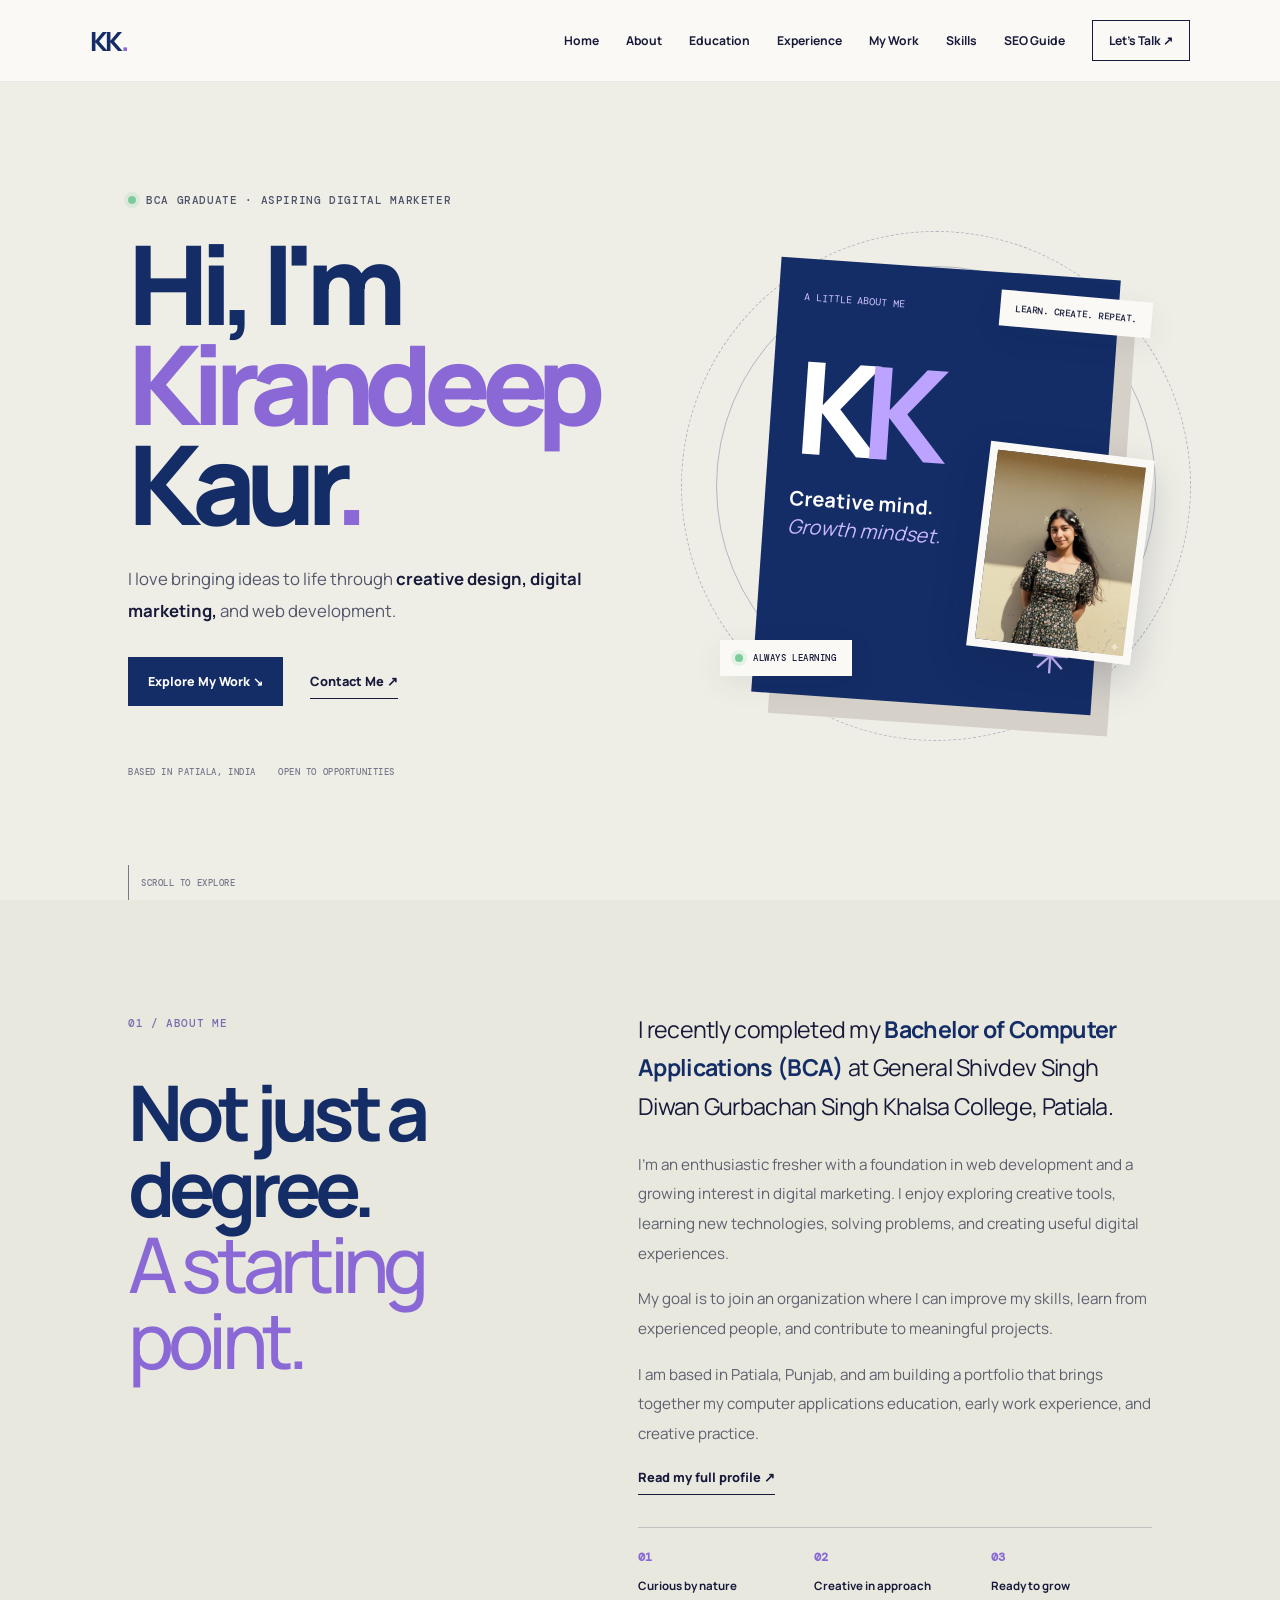
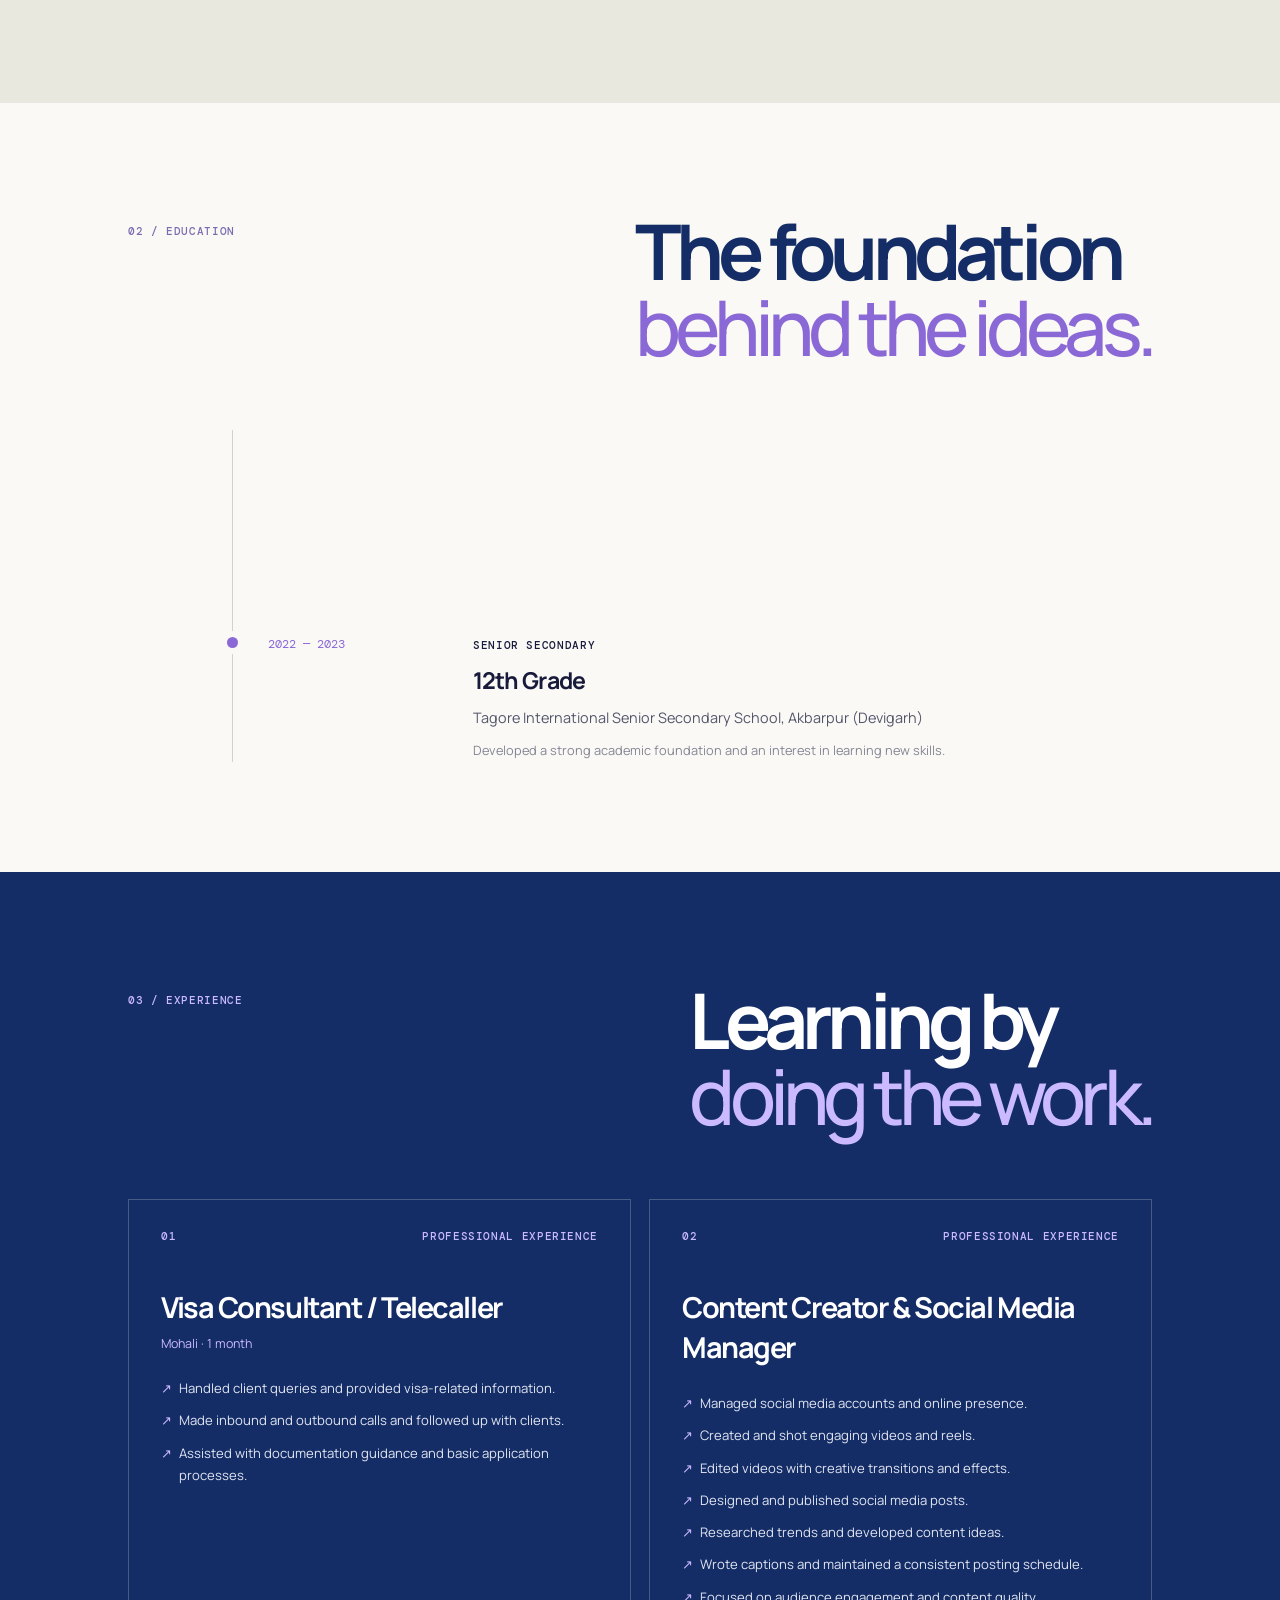
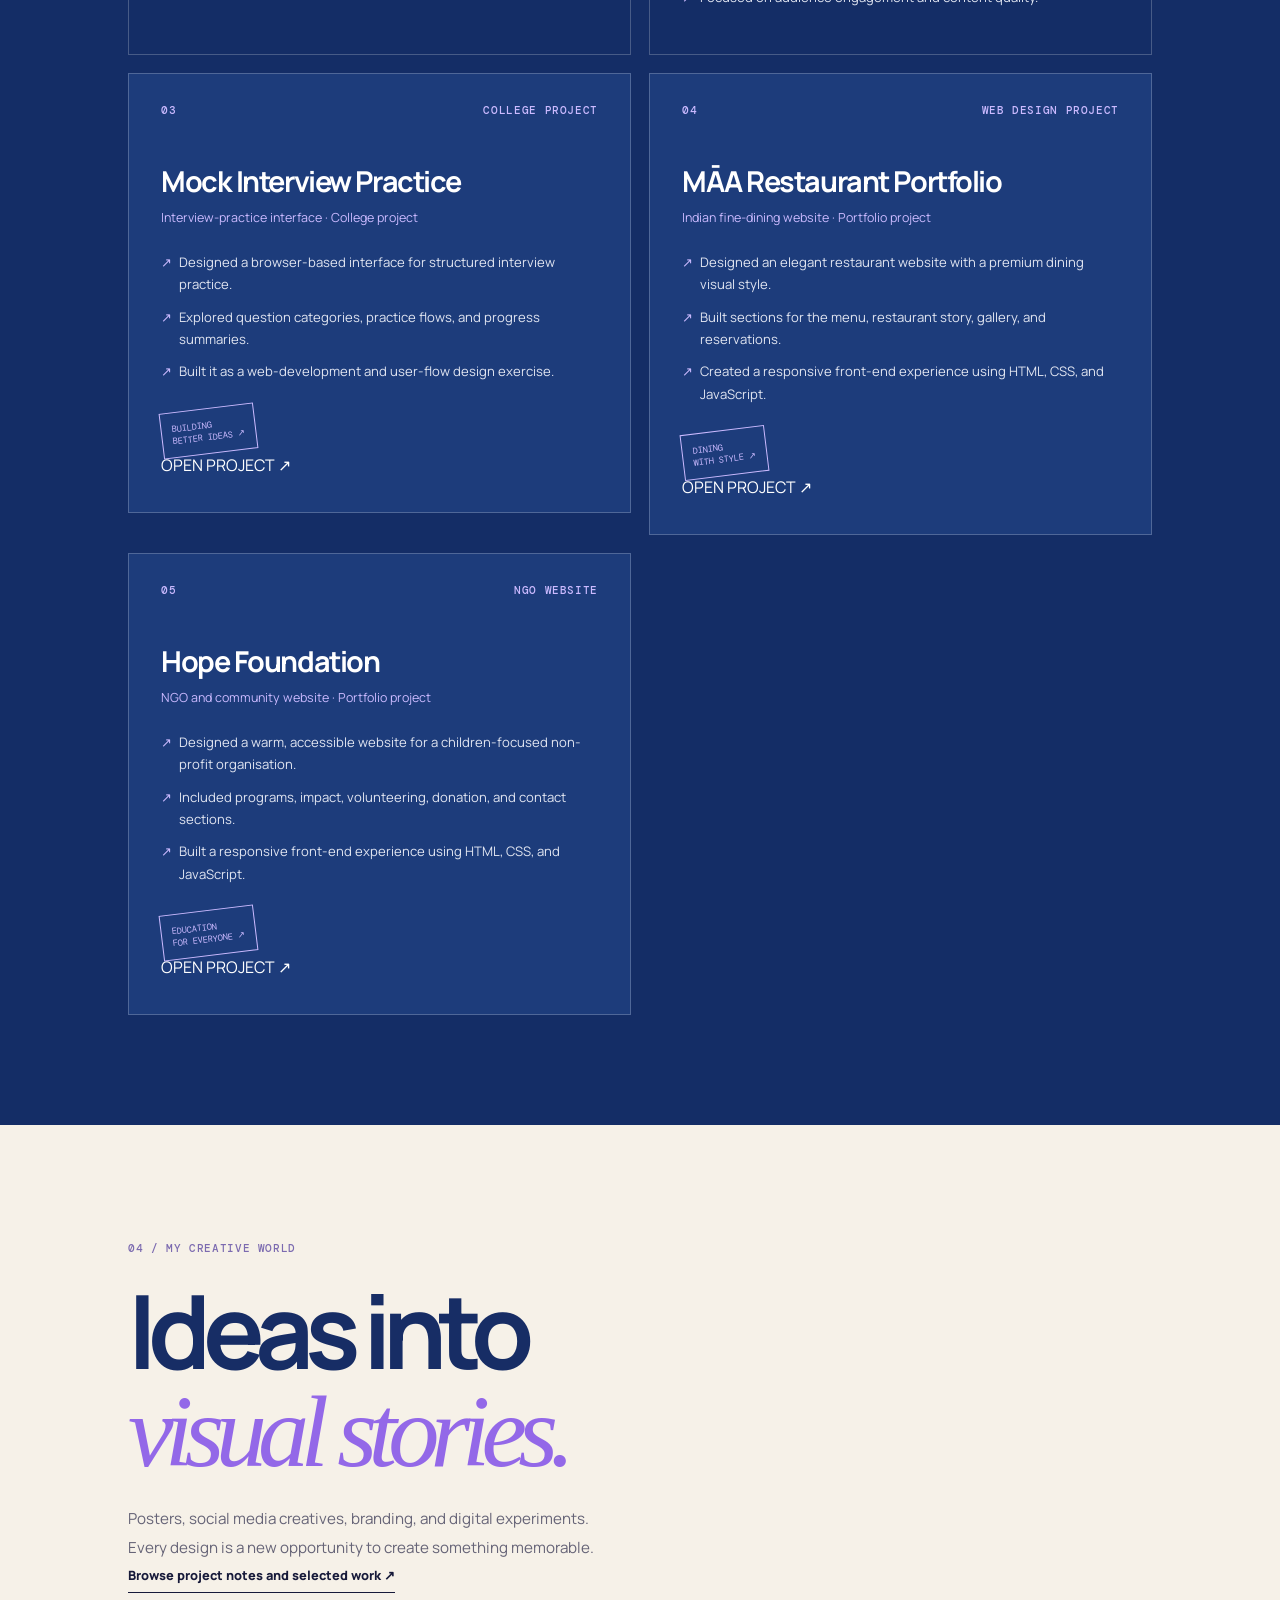
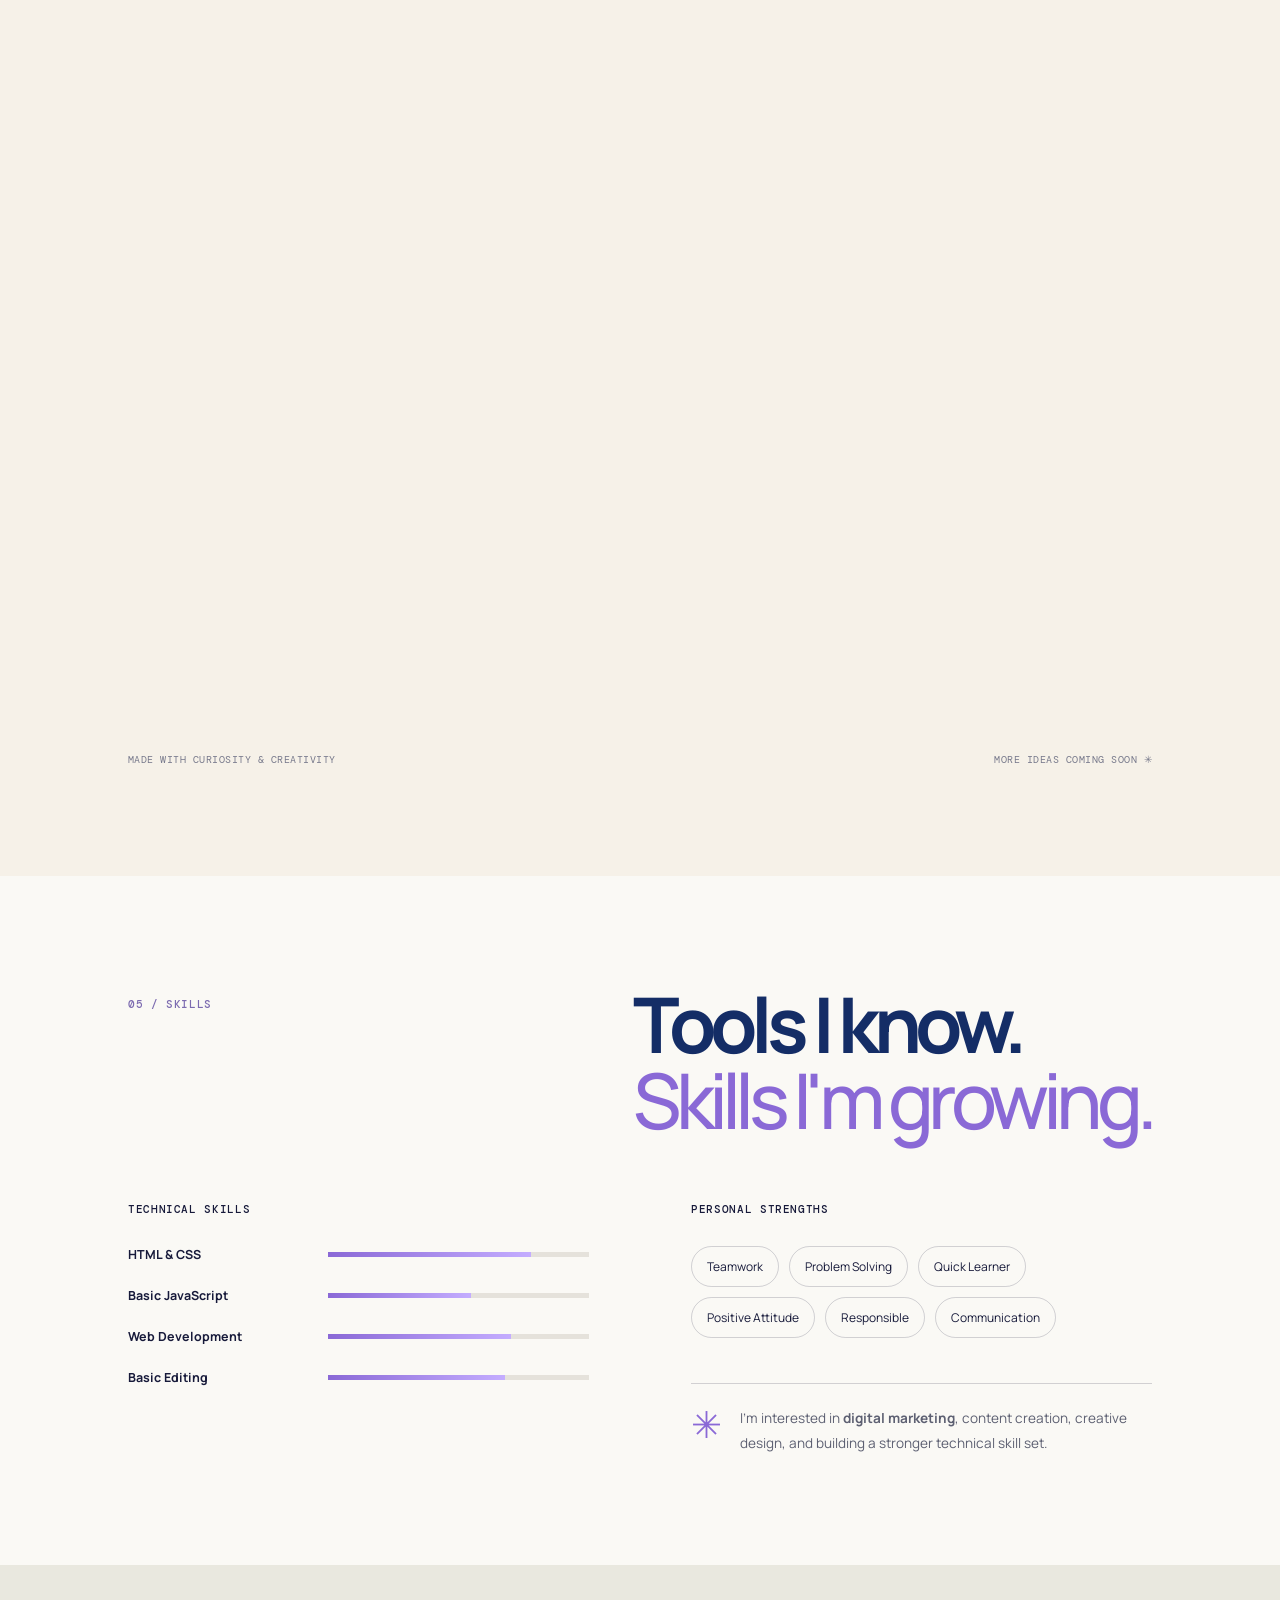
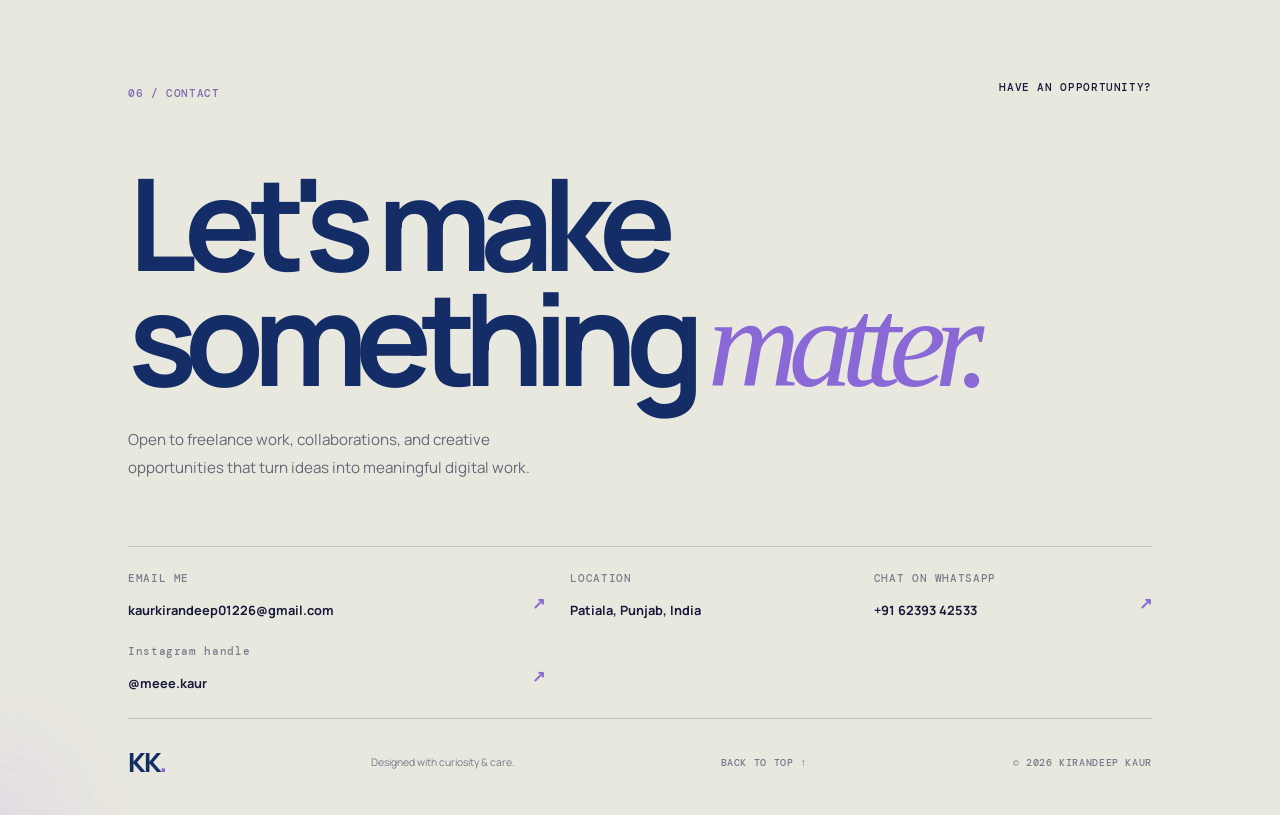
<file: index.html>
<!DOCTYPE html>
<html lang="en">
<head>
    <meta charset="UTF-8">
    <meta name="viewport" content="width=device-width, initial-scale=1.0">

    <title>Kirandeep Kaur | Creative Portfolio</title>
    <meta name="description" content="Kirandeep Kaur's portfolio showcasing web development, poster design, digital marketing interests and creative projects.">
    <link rel="canonical" href="/">
    <meta property="og:type" content="website">
    <meta property="og:title" content="Kirandeep Kaur | Creative Portfolio">
    <meta property="og:description" content="Explore Kirandeep Kaur's web development, poster design, digital marketing interests and creative projects.">
    <meta name="twitter:card" content="summary">

    <link rel="preconnect" href="https://fonts.googleapis.com">
    <link rel="preconnect" href="https://fonts.gstatic.com" crossorigin>

    <link href="https://fonts.googleapis.com/css2?family=DM+Mono:wght@400;500&family=Manrope:wght@400;500;600;700;800&display=swap" rel="stylesheet">

    <link rel="stylesheet" href="assets/css/style.css">
    <script src="assets/js/script.js" defer></script>
</head>

<body>

    <!-- SCROLL PROGRESS BAR -->
    <div class="scroll-progress">
        <span id="progressBar"></span>
    </div>

    <!-- NAVIGATION -->
    <header class="site-header">

        <a href="#home" class="brand">KK<span>.</span></a>

        <button class="menu-toggle" id="menuToggle"
                aria-label="Open navigation"
                aria-expanded="false">
            <span></span>
            <span></span>
        </button>

        <nav class="nav" id="navMenu">
            <a href="#home">Home</a>
            <a href="#about">About</a>
            <a href="#education">Education</a>
            <a href="#work">Experience</a>
            <a href="#creative-work">My Work</a>
            <a href="#skills">Skills</a>
            <a href="seo-practice.html">SEO Guide</a>
            <a href="#contact" class="nav-cta">Let's Talk ↗</a>
        </nav>

    </header>

    <main>

        <!-- ================= HERO SECTION ================= -->
        <section class="hero section-pad" id="home">

            <div class="hero-copy">

                <p class="eyebrow reveal">
                    <span class="status-dot"></span>
                    BCA GRADUATE · ASPIRING DIGITAL MARKETER
                </p>

                <h1 class="reveal delay-1">
                    Hi, I'm<br>
                    <span class="name-highlight">Kirandeep</span><br>
                    Kaur<span class="period">.</span>
                </h1>

                <p class="hero-intro reveal delay-2">
                    I love bringing ideas to life through
                    <strong>creative design, digital marketing,</strong>
                    and web development.
                </p>

                <div class="hero-actions reveal delay-3">
                    <a href="#creative-work" class="button button-dark">
                        Explore My Work ↘
                    </a>

                    <a href="#contact" class="text-link">
                        Contact Me ↗
                    </a>
                </div>

                <div class="hero-meta reveal delay-3">
                    <span>BASED IN PATIALA, INDIA</span>
                    <span>OPEN TO OPPORTUNITIES</span>
                </div>

            </div>

            <!-- DECORATIVE HERO ART -->
            <div class="hero-art reveal delay-2">

                <div class="art-orbit orbit-one"></div>
                <div class="art-orbit orbit-two"></div>

                <div class="art-card">

                    <span class="art-kicker">A LITTLE ABOUT ME</span>

                    <div class="monogram">K<span>K</span></div>

                    <p>
                        Creative mind.<br>
                        <em>Growth mindset.</em>
                    </p>

                    <span class="art-star">✳</span>

                </div>

                <div class="floating-note note-top">
                    LEARN. CREATE. REPEAT.
                </div>

                <img class="hero-photo"
                     src="assets/images/kiran.jpeg"
                     alt="Kirandeep Kaur"
                     fetchpriority="high">

                <div class="floating-note note-bottom">
                    <span class="status-dot"></span>
                    ALWAYS LEARNING
                </div>

            </div>

            <a href="#about" class="scroll-cue">
                <span class="scroll-line"></span>
                SCROLL TO EXPLORE
            </a>

        </section>


        <!-- ================= ABOUT SECTION ================= -->
        <section class="about section-pad section-light" id="about">

            <div class="section-heading reveal">

                <span class="section-index">01 / ABOUT ME</span>

                <h2>
                    Not just a degree.<br>
                    <span>A starting point.</span>
                </h2>

            </div>

            <div class="about-content reveal">

                <p class="large-copy">
                    I recently completed my
                    <strong>Bachelor of Computer Applications (BCA)</strong>
                    at General Shivdev Singh Diwan Gurbachan Singh
                    Khalsa College, Patiala.
                </p>

                <p>
                    I'm an enthusiastic fresher with a foundation in
                    web development and a growing interest in digital
                    marketing. I enjoy exploring creative tools,
                    learning new technologies, solving problems, and
                    creating useful digital experiences.
                </p>

                <p>
                    My goal is to join an organization where I can
                    improve my skills, learn from experienced people,
                    and contribute to meaningful projects.
                </p>

                <p>
                    I am based in Patiala, Punjab, and am building a portfolio
                    that brings together my computer applications education,
                    early work experience, and creative practice.
                </p>

                <a class="text-link" href="about.html">
                    Read my full profile ↗
                </a>

                <div class="about-facts">

                    <div>
                        <span class="fact-number">01</span>
                        <span>Curious by nature</span>
                    </div>

                    <div>
                        <span class="fact-number">02</span>
                        <span>Creative in approach</span>
                    </div>

                    <div>
                        <span class="fact-number">03</span>
                        <span>Ready to grow</span>
                    </div>

                </div>

            </div>

        </section>


        <!-- ================= EDUCATION SECTION ================= -->
        <section class="education section-pad" id="education">

            <div class="section-heading reveal">

                <span class="section-index">02 / EDUCATION</span>

                <h2>
                    The foundation<br>
                    <span>behind the ideas.</span>
                </h2>

            </div>

            <div class="timeline">

                <article class="timeline-item reveal">

                    <div class="timeline-date">
                        2023 — 2026
                    </div>

                    <div class="timeline-body">

                        <span class="tiny-label">DEGREE</span>

                        <h3>
                            Bachelor of Computer Applications
                        </h3>

                        <p>
                            General Shivdev Singh Diwan Gurbachan Singh
                            Khalsa College, Patiala
                        </p>

                        <p class="muted">
                            Studied computer applications and developed
                            a foundation in web technologies and
                            software development concepts.
                        </p>

                    </div>

                    <span class="timeline-dot"></span>

                </article>


                <article class="timeline-item reveal">

                    <div class="timeline-date">
                        2022 — 2023
                    </div>

                    <div class="timeline-body">

                        <span class="tiny-label">
                            SENIOR SECONDARY
                        </span>

                        <h3>12th Grade</h3>

                        <p>
                            Tagore International Senior Secondary
                            School, Akbarpur (Devigarh)
                        </p>

                        <p class="muted">
                            Developed a strong academic foundation
                            and an interest in learning new skills.
                        </p>

                    </div>

                    <span class="timeline-dot"></span>

                </article>

            </div>

        </section>


        <!-- ================= EXPERIENCE SECTION ================= -->
        <section class="experience section-pad section-dark" id="work">

            <div class="section-heading reveal">

                <span class="section-index">03 / EXPERIENCE</span>

                <h2>
                    Learning by<br>
                    <span>doing the work.</span>
                </h2>

            </div>

            <div class="experience-grid">

                <article class="experience-card reveal">

                    <div class="card-topline">
                        <span>01</span>
                        <span class="tiny-label">
                            PROFESSIONAL EXPERIENCE
                        </span>
                    </div>

                    <h3>Visa Consultant / Telecaller</h3>

                    <p class="role-location">
                        Mohali · 1 month
                    </p>

                    <ul>
                        <li>
                            Handled client queries and provided
                            visa-related information.
                        </li>

                        <li>
                            Made inbound and outbound calls and
                            followed up with clients.
                        </li>

                        <li>
                            Assisted with documentation guidance
                            and basic application processes.
                        </li>
                    </ul>

                </article>

                <article class="experience-card reveal">

                    <div class="card-topline">
                        <span>02</span>
                        <span class="tiny-label">
                            PROFESSIONAL EXPERIENCE
                        </span>
                    </div>

                    <h3>Content Creator &amp; Social Media Manager</h3>

                    <ul>
                        <li>Managed social media accounts and online presence.</li>
                        <li>Created and shot engaging videos and reels.</li>
                        <li>Edited videos with creative transitions and effects.</li>
                        <li>Designed and published social media posts.</li>
                        <li>Researched trends and developed content ideas.</li>
                        <li>Wrote captions and maintained a consistent posting schedule.</li>
                        <li>Focused on audience engagement and content quality.</li>
                    </ul>

                </article>


               
<a href="pages/ai_mockinterview.html" class="project-link">
    <article class="experience-card feature-card reveal delay-1">

        <div class="card-topline">
            <span>03</span>
            <span class="tiny-label">COLLEGE PROJECT</span>
        </div>

        <h3>Mock Interview Practice</h3>

        <p class="role-location">
            Interview-practice interface · College project
        </p>

        <ul>
            <li>
                Designed a browser-based interface for
                structured interview practice.
            </li>

            <li>
                Explored question categories, practice
                flows, and progress summaries.
            </li>

            <li>
                Built it as a web-development and
                user-flow design exercise.
            </li>
        </ul>

        <span class="project-stamp">
            BUILDING<br>BETTER IDEAS ↗
        </span>

        <p class="open-project">OPEN PROJECT ↗</p>

    </article>
</a>

<a href="maa-restaurant-portfolio/maa-restaurant-portfolio/index.html" class="project-link">
    <article class="experience-card feature-card reveal delay-1">

        <div class="card-topline">
            <span>04</span>
            <span class="tiny-label">WEB DESIGN PROJECT</span>
        </div>

        <h3>MĀA Restaurant Portfolio</h3>

        <p class="role-location">
            Indian fine-dining website · Portfolio project
        </p>

        <ul>
            <li>
                Designed an elegant restaurant website
                with a premium dining visual style.
            </li>

            <li>
                Built sections for the menu, restaurant
                story, gallery, and reservations.
            </li>

            <li>
                Created a responsive front-end experience
                using HTML, CSS, and JavaScript.
            </li>
        </ul>

        <span class="project-stamp">
            DINING<br>WITH STYLE ↗
        </span>

        <p class="open-project">OPEN PROJECT ↗</p>

    </article>
</a>

<a href="ngo%20website/index.html" class="project-link">
    <article class="experience-card feature-card reveal delay-1">

        <div class="card-topline">
            <span>05</span>
            <span class="tiny-label">NGO WEBSITE</span>
        </div>

        <h3>Hope Foundation</h3>

        <p class="role-location">
            NGO and community website · Portfolio project
        </p>

        <ul>
            <li>
                Designed a warm, accessible website for
                a children-focused non-profit organisation.
            </li>

            <li>
                Included programs, impact, volunteering,
                donation, and contact sections.
            </li>

            <li>
                Built a responsive front-end experience
                using HTML, CSS, and JavaScript.
            </li>
        </ul>

        <span class="project-stamp">
            EDUCATION<br>FOR EVERYONE ↗
        </span>

        <p class="open-project">OPEN PROJECT ↗</p>

    </article>
</a>


            </div>

        </section>


        <!-- ================= MY CREATIVE WORK ================= -->
        <section class="creative-work section-pad" id="creative-work">

            <div class="creative-heading reveal">

                <span class="section-index">
                    04 / MY CREATIVE WORLD
                </span>

                <h2>
                    Ideas into<br>
                    <span>visual stories.</span>
                </h2>

                <p>
                    Posters, social media creatives, branding,
                    and digital experiments. Every design is
                    a new opportunity to create something memorable.
                </p>

                <a class="text-link" href="projects.html">
                    Browse project notes and selected work ↗
                </a>

            </div>


            <!-- PROJECT CATEGORY FILTERS -->
            <div class="work-filters reveal">

                <button class="filter-btn active"
                        data-filter="all">
                    All Work
                </button>

                <button class="filter-btn"
                        data-filter="poster">
                    Posters
                </button>

                <button class="filter-btn"
                        data-filter="social">
                    Social Media
                </button>

                <button class="filter-btn"
                        data-filter="branding">
                    Branding
                </button>

            </div>


            <!-- CREATIVE PROJECT GALLERY -->
            <div class="work-gallery">

                <!-- POSTER 1 -->
                <article class="work-card reveal"
                         data-category="poster">

                    <div class="work-image">

                        <img src="assets/images/arjann.jpeg"
                             alt="Arjan dhillon poster design"
                             loading="lazy">

                        <span class="work-number">01</span>

                        <a href="assets/images/arjann.jpeg"
                           target="_blank"
                           rel="noopener"
                           class="work-open"
                           aria-label="Open Arjan dhillon poster">
                            ↗
                        </a>

                        <span class="work-overlay">
                            VIEW DESIGN ↗
                        </span>

                    </div>

                    <div class="work-info">

                        <div>
                            <span class="work-type">
                                POSTER DESIGN
                            </span>

                            <h3>Arjan Dhillon</h3>
                        </div>

                        <span class="work-arrow">↗</span>

                    </div>

                </article>


                <!-- POSTER 2 -->
                <article class="work-card reveal"
                         data-category="poster">

                    <div class="work-image">

                        <img src="assets/images/computer_course.jpg"
                             alt="Computer Course Poster"
                             loading="lazy">

                        <span class="work-number">02</span>

                        <a href="assets/images/computer_course.jpg"
                           target="_blank"
                           rel="noopener"
                           class="work-open"
                           aria-label="open computer course poster">
                            ↗
                        </a>

                        <span class="work-overlay">
                            VIEW DESIGN ↗
                        </span>

                    </div>

                    <div class="work-info">

                        <div>
                            <span class="work-type">
                                course promotion
                            </span>

                            <h3>computer course Poster</h3>
                        </div>

                        <span class="work-arrow">↗</span>

                    </div>

                </article>


                <!-- SOCIAL MEDIA DESIGN -->
                <article class="work-card reveal"
                         data-category="social">

                    <div class="work-image">

                        <img src="assets/images/graphic-designing.jpg"
                             alt="Graphic design"
                             loading="lazy">

                        <span class="work-number">03</span>

                        <a href="assets/images/graphic-designing.jpg"
                           target="_blank"
                           rel="noopener"
                           class="work-open"
                           aria-label="Open graphic design">
                            ↗
                        </a>

                        <span class="work-overlay">
                            VIEW DESIGN ↗
                        </span>

                    </div>

                    <div class="work-info">

                        <div>
                            <span class="work-type">
                                SOCIAL MEDIA
                            </span>

                            <h3>Graphic Design</h3>
                        </div>

                        <span class="work-arrow">↗</span>

                    </div>

                </article>


                <!-- BRANDING DESIGN -->
                <article class="work-card reveal"
                         data-category="branding">

                    <div class="work-image">

                        <img src="assets/images/brand-design.jpg"
                             alt="Logo and branding design"
                             loading="lazy">

                        <span class="work-number">04</span>

                        <a href="assets/images/brand-design.jpg"
                           target="_blank"
                           rel="noopener"
                           class="work-open"
                           aria-label="Open branding design">
                            ↗
                        </a>

                        <span class="work-overlay">
                            VIEW DESIGN ↗
                        </span>

                    </div>

                    <div class="work-info">

                        <div>
                            <span class="work-type">
                                BRANDING
                            </span>

                            <h3>Logo Experiments</h3>
                        </div>

                        <span class="work-arrow">↗</span>

                    </div>

                </article>


                <!-- ADDITIONAL POSTER DESIGNS -->
                <article class="work-card reveal"
                         data-category="poster">

                    <div class="work-image">

                        <img src="assets/images/max%20pster.PNG"
                             alt="Max Computer graphic designing course poster"
                             loading="lazy">

                        <span class="work-number">05</span>

                        <a href="assets/images/max%20pster.PNG"
                           target="_blank"
                           rel="noopener"
                           class="work-open"
                           aria-label="Open Max Computer graphic designing course poster">
                            ↗
                        </a>

                        <span class="work-overlay">
                            VIEW DESIGN ↗
                        </span>

                    </div>

                    <div class="work-info">

                        <div>
                            <span class="work-type">
                                POSTER DESIGN
                            </span>

                            <h3>Graphic Design Course</h3>
                        </div>

                        <span class="work-arrow">↗</span>

                    </div>

                </article>


                <article class="work-card reveal"
                         data-category="poster">

                    <div class="work-image">

                        <img src="assets/images/professional.jpg"
                             alt="Professional skills and career development poster"
                             loading="lazy">

                        <span class="work-number">06</span>

                        <a href="assets/images/professional.jpg"
                           target="_blank"
                           rel="noopener"
                           class="work-open"
                           aria-label="Open professional skills and career development poster">
                            ↗
                        </a>

                        <span class="work-overlay">
                            VIEW DESIGN ↗
                        </span>

                    </div>

                    <div class="work-info">

                        <div>
                            <span class="work-type">
                                POSTER DESIGN
                            </span>

                            <h3>Build Your Future</h3>
                        </div>

                        <span class="work-arrow">↗</span>

                    </div>

                </article>


                <article class="work-card reveal"
                         data-category="poster">

                    <div class="work-image">

                        <img src="assets/images/SKILL.jpg"
                             alt="Poster promoting digital, design, and development skills"
                             loading="lazy">

                        <span class="work-number">07</span>

                        <a href="assets/images/SKILL.jpg"
                           target="_blank"
                           rel="noopener"
                           class="work-open"
                           aria-label="Open digital and design skills poster">
                            ↗
                        </a>

                        <span class="work-overlay">
                            VIEW DESIGN ↗
                        </span>

                    </div>

                    <div class="work-info">

                        <div>
                            <span class="work-type">
                                POSTER DESIGN
                            </span>

                            <h3>Skills Get You Hired</h3>
                        </div>

                        <span class="work-arrow">↗</span>

                    </div>

                </article>


                <article class="work-card reveal"
                         data-category="poster">

                    <div class="work-image">

                        <img src="Turn%20Knowledge%20into%20Skills%2C%20Skills%20into%20Success..jpg"
                             alt="Turn knowledge into skills and skills into success poster"
                             loading="lazy">

                        <span class="work-number">08</span>

                        <a href="Turn%20Knowledge%20into%20Skills%2C%20Skills%20into%20Success..jpg"
                           target="_blank"
                           rel="noopener"
                           class="work-open"
                           aria-label="Open the Turn Knowledge into Skills poster">
                            ↗
                        </a>

                        <span class="work-overlay">
                            VIEW DESIGN ↗
                        </span>

                    </div>

                    <div class="work-info">

                        <div>
                            <span class="work-type">
                                POSTER DESIGN
                            </span>

                            <h3>Knowledge into Skills</h3>
                        </div>

                        <span class="work-arrow">↗</span>

                    </div>

                </article>


                <article class="work-card reveal"
                         data-category="poster">

                    <div class="work-image">

                        <img src="food%20portfolio.jpeg"
                             alt="Food portfolio design for quality food and healthy living"
                             loading="lazy">

                        <span class="work-number">09</span>

                        <a href="food%20portfolio.jpeg"
                           target="_blank"
                           rel="noopener"
                           class="work-open"
                           aria-label="Open the food portfolio design">
                            ↗
                        </a>

                        <span class="work-overlay">
                            VIEW DESIGN ↗
                        </span>

                    </div>

                    <div class="work-info">

                        <div>
                            <span class="work-type">
                                POSTER DESIGN
                            </span>

                            <h3>Food Portfolio</h3>
                        </div>

                        <span class="work-arrow">↗</span>

                    </div>

                </article>


                <article class="work-card reveal"
                         data-category="poster">

                    <div class="work-image">

                        <img src="hirring(ITM).png"
                             alt="ITM hiring poster for students and website developers"
                             loading="lazy">

                        <span class="work-number">10</span>

                        <a href="hirring(ITM).png"
                           target="_blank"
                           rel="noopener"
                           class="work-open"
                           aria-label="Open the ITM hiring poster">
                            ↗
                        </a>

                        <span class="work-overlay">
                            VIEW DESIGN ↗
                        </span>

                    </div>

                    <div class="work-info">

                        <div>
                            <span class="work-type">
                                POSTER DESIGN
                            </span>

                            <h3>ITM Hiring</h3>
                        </div>

                        <span class="work-arrow">↗</span>

                    </div>

                </article>


                <article class="work-card reveal"
                         data-category="branding">

                    <div class="work-image">

                        <img src="thanku_card.png"
                             alt="Floral thank-you card design for NoOrani Collections"
                             loading="lazy">

                        <span class="work-number">11</span>

                        <a href="thanku_card.png"
                           target="_blank"
                           rel="noopener"
                           class="work-open"
                           aria-label="Open the NoOrani Collections thank-you card design">
                            ↗
                        </a>

                        <span class="work-overlay">
                            VIEW DESIGN ↗
                        </span>

                    </div>

                    <div class="work-info">

                        <div>
                            <span class="work-type">
                                BRANDING
                            </span>

                            <h3>Thank You Card</h3>
                        </div>

                        <span class="work-arrow">↗</span>

                    </div>

                </article>

            </div>


            <div class="work-footer reveal">

                <span>
                    MADE WITH CURIOSITY & CREATIVITY
                </span>

                <span>
                    MORE IDEAS COMING SOON ✳
                </span>

            </div>

        </section>


        <!-- ================= SKILLS SECTION ================= -->
        <section class="skills section-pad" id="skills">

            <div class="section-heading reveal">

                <span class="section-index">05 / SKILLS</span>

                <h2>
                    Tools I know.<br>
                    <span>Skills I'm growing.</span>
                </h2>

            </div>


            <div class="skills-layout">

                <div class="skill-group reveal">

                    <span class="tiny-label">
                        TECHNICAL SKILLS
                    </span>

                    <div class="skill-row">
                        <span>HTML & CSS</span>
                        <span class="skill-track">
                            <i style="--level:78%"></i>
                        </span>
                    </div>

                    <div class="skill-row">
                        <span>Basic JavaScript</span>
                        <span class="skill-track">
                            <i style="--level:55%"></i>
                        </span>
                    </div>

                    <div class="skill-row">
                        <span>Web Development</span>
                        <span class="skill-track">
                            <i style="--level:70%"></i>
                        </span>
                    </div>

                    <div class="skill-row">
                        <span>Basic Editing</span>
                        <span class="skill-track">
                            <i style="--level:68%"></i>
                        </span>
                    </div>

                </div>


                <div class="skill-group reveal delay-1">

                    <span class="tiny-label">
                        PERSONAL STRENGTHS
                    </span>

                    <div class="skill-pills">
                        <span>Teamwork</span>
                        <span>Problem Solving</span>
                        <span>Quick Learner</span>
                        <span>Positive Attitude</span>
                        <span>Responsible</span>
                        <span>Communication</span>
                    </div>

                    <div class="interest-note">

                        <span class="asterisk">✳</span>

                        <p>
                            I'm interested in
                            <strong>digital marketing</strong>,
                            content creation, creative design,
                            and building a stronger technical
                            skill set.
                        </p>

                    </div>

                </div>

            </div>

        </section>


        <!-- ================= CONTACT SECTION ================= -->
        <section class="contact section-pad section-light"
                 id="contact">

            <div class="contact-top reveal">

                <span class="section-index">
                    06 / CONTACT
                </span>

                <span class="tiny-label">
                    HAVE AN OPPORTUNITY?
                </span>

            </div>


            <h2 class="contact-title reveal">
                Let's make<br>
                something <em>matter.</em>
            </h2>


            <p class="contact-intro reveal">
                Open to freelance work, collaborations, and creative
                opportunities that turn ideas into meaningful digital work.
            </p>


            <div class="contact-details reveal">

                <a href="mailto:kaurkirandeep01226@gmail.com">

                    <span>EMAIL ME</span>

                    <strong>
                        kaurkirandeep01226@gmail.com
                    </strong>

                    <b>↗</b>

                </a>


                <div>

                    <span>LOCATION</span>

                    <strong>
                        Patiala, Punjab, India
                    </strong>

                </div>


                <a href="https://wa.me/916239342533">

                    <span>CHAT ON WHATSAPP</span>

                    <strong>
                        +91 62393 42533
                    </strong>

                    <b>↗</b>

                </a>
                 <a href="https://www.instagram.com/meee.kaur/">

                    <span>Instagram handle</span>

                    <strong>
                        @meee.kaur
                    </strong>

                    <b>↗</b>

                </a>

            </div>


            <!-- FOOTER -->
            <footer>

                <a href="#home" class="brand">
                    KK<span>.</span>
                </a>

                <p>
                    Designed with curiosity & care.
                </p>

                <a href="#home" class="back-top">
                    BACK TO TOP ↑
                </a>

                <span class="copyright">
                    © <span id="year"></span> KIRANDEEP KAUR
                </span>

            </footer>

        </section>

    </main>

</body>
</html>
</file>
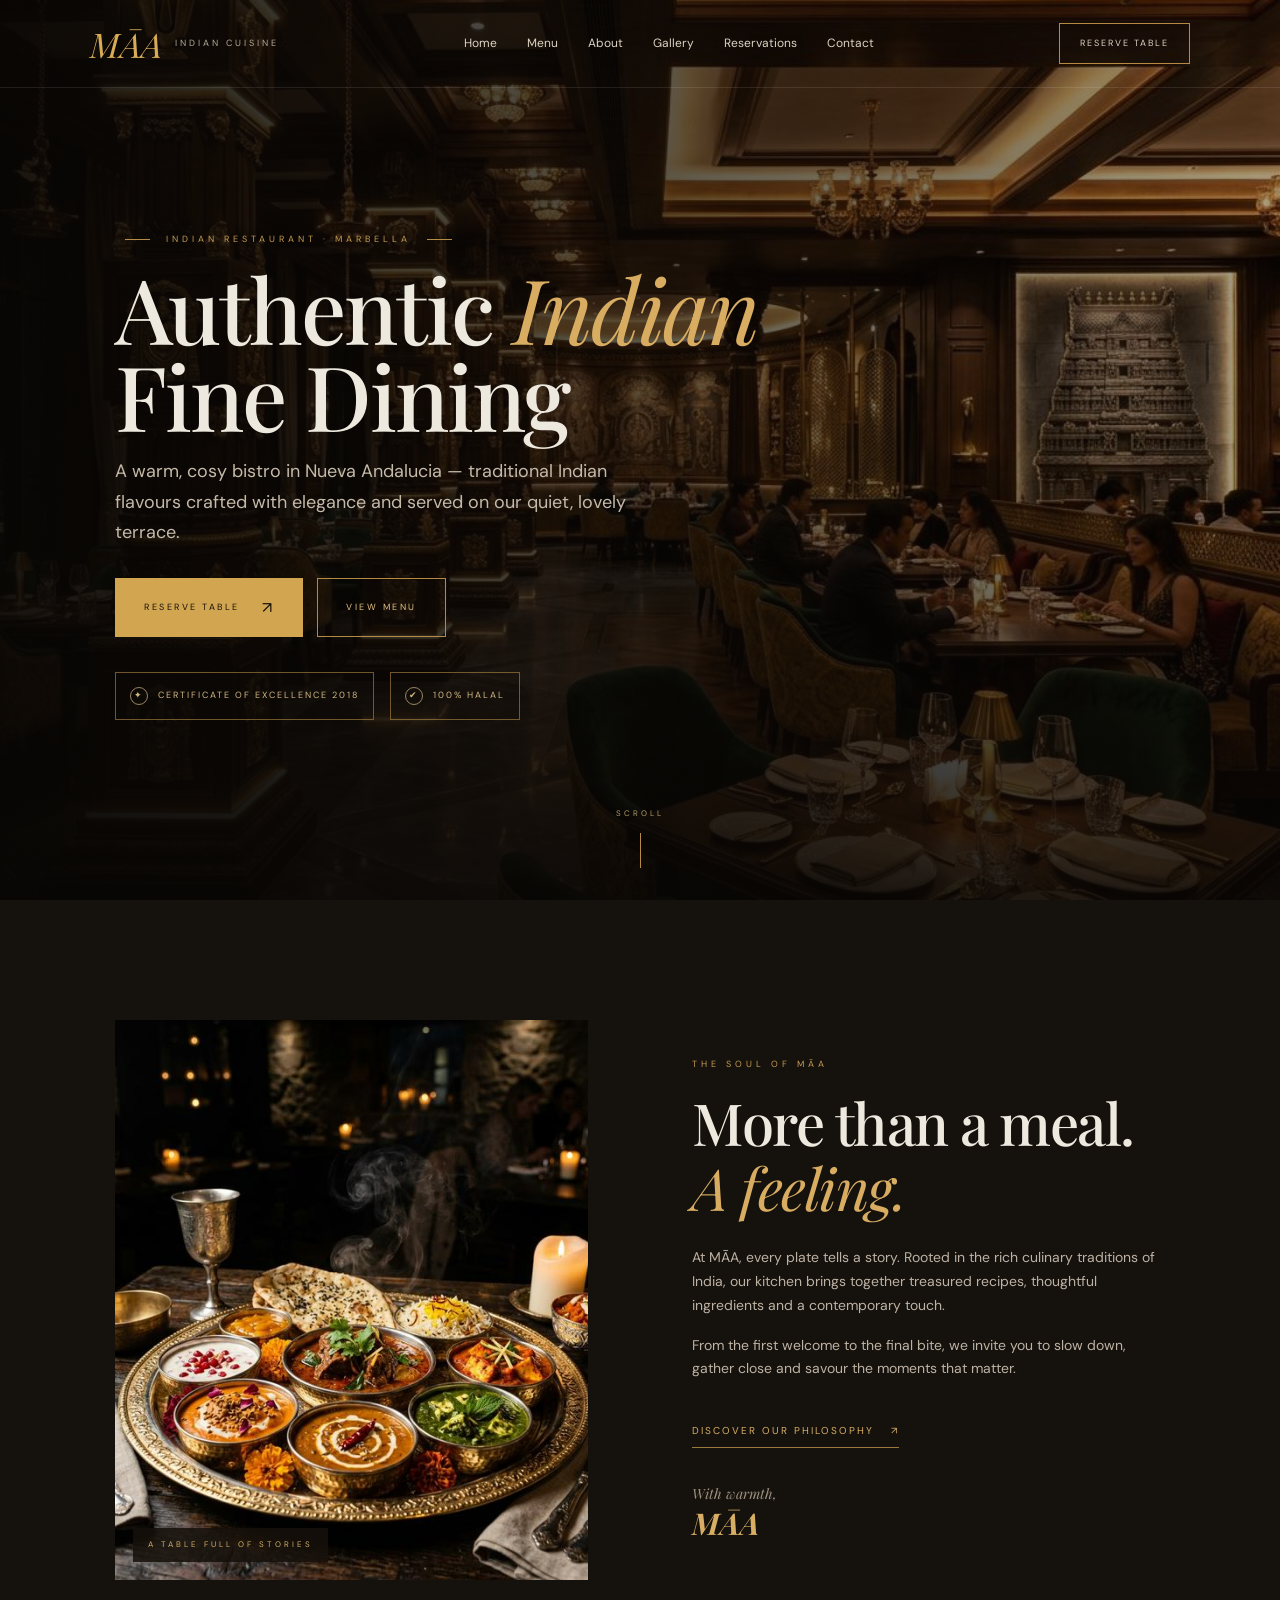
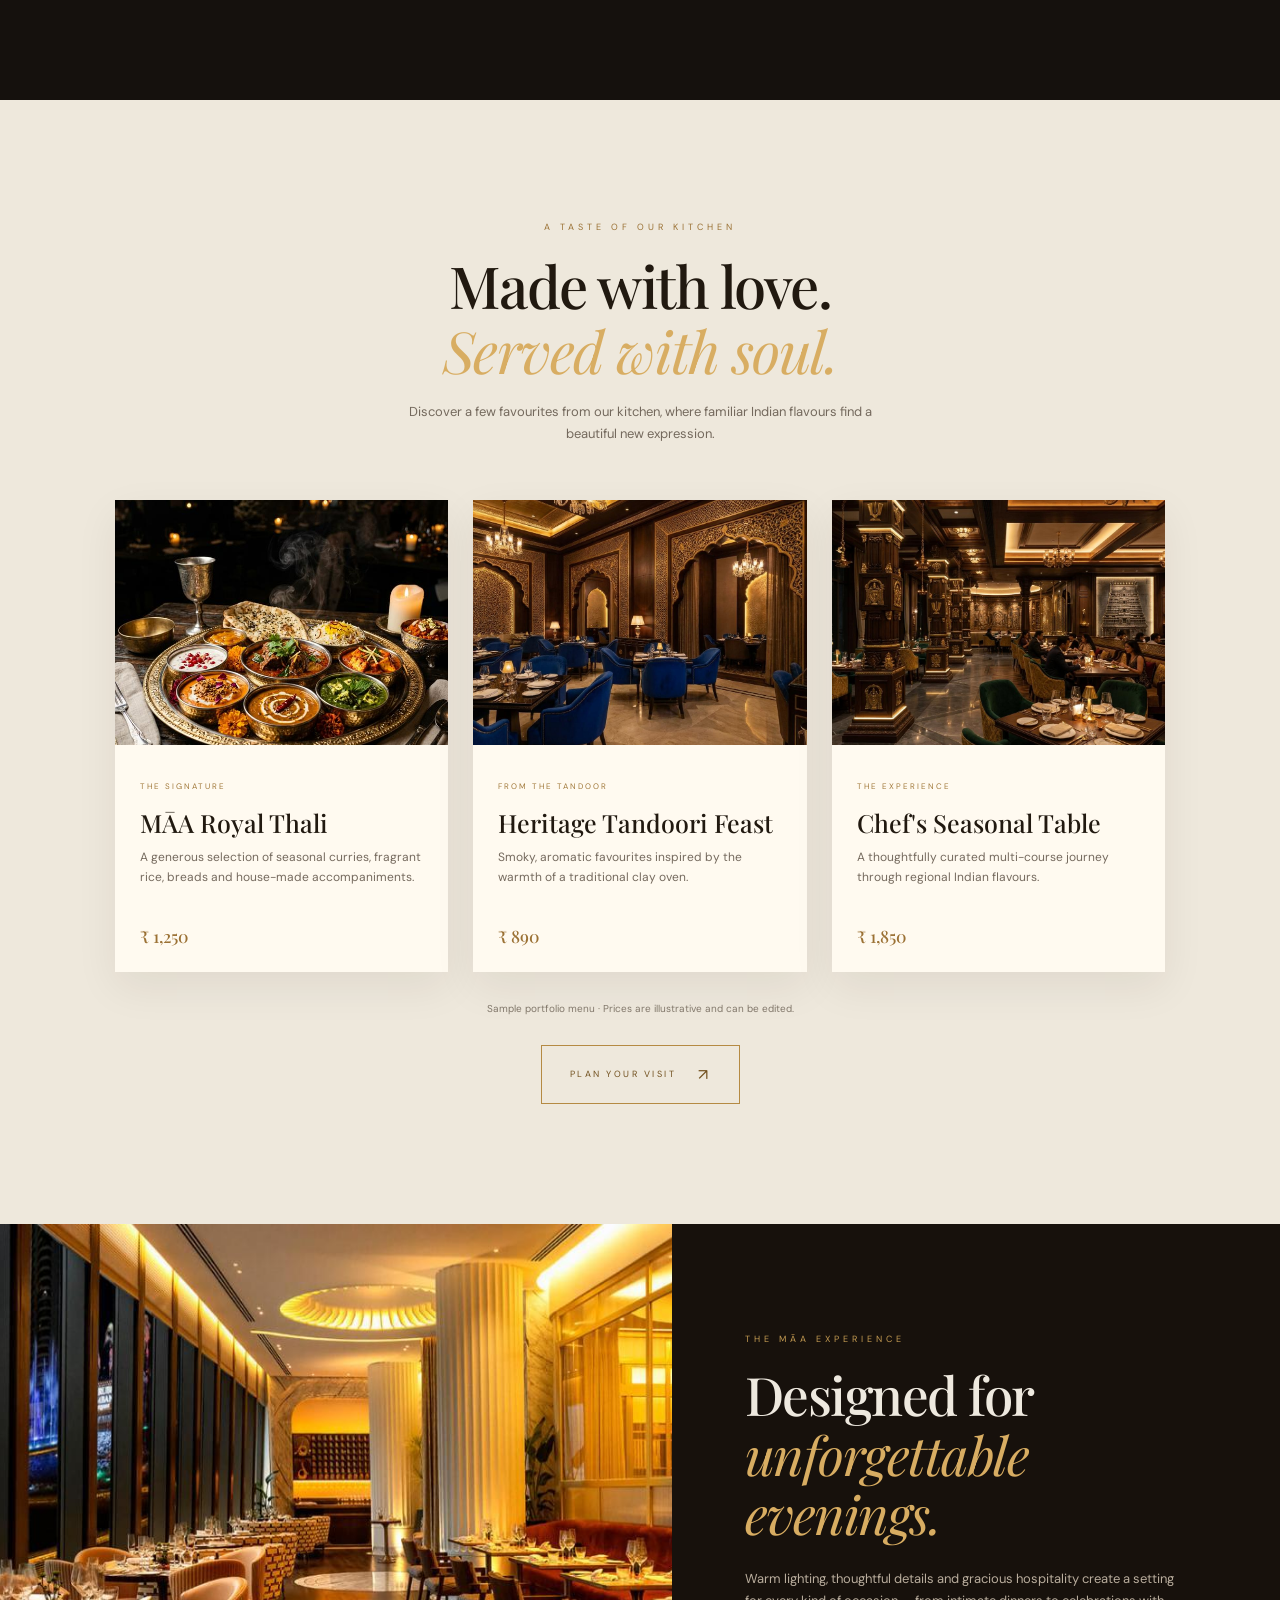
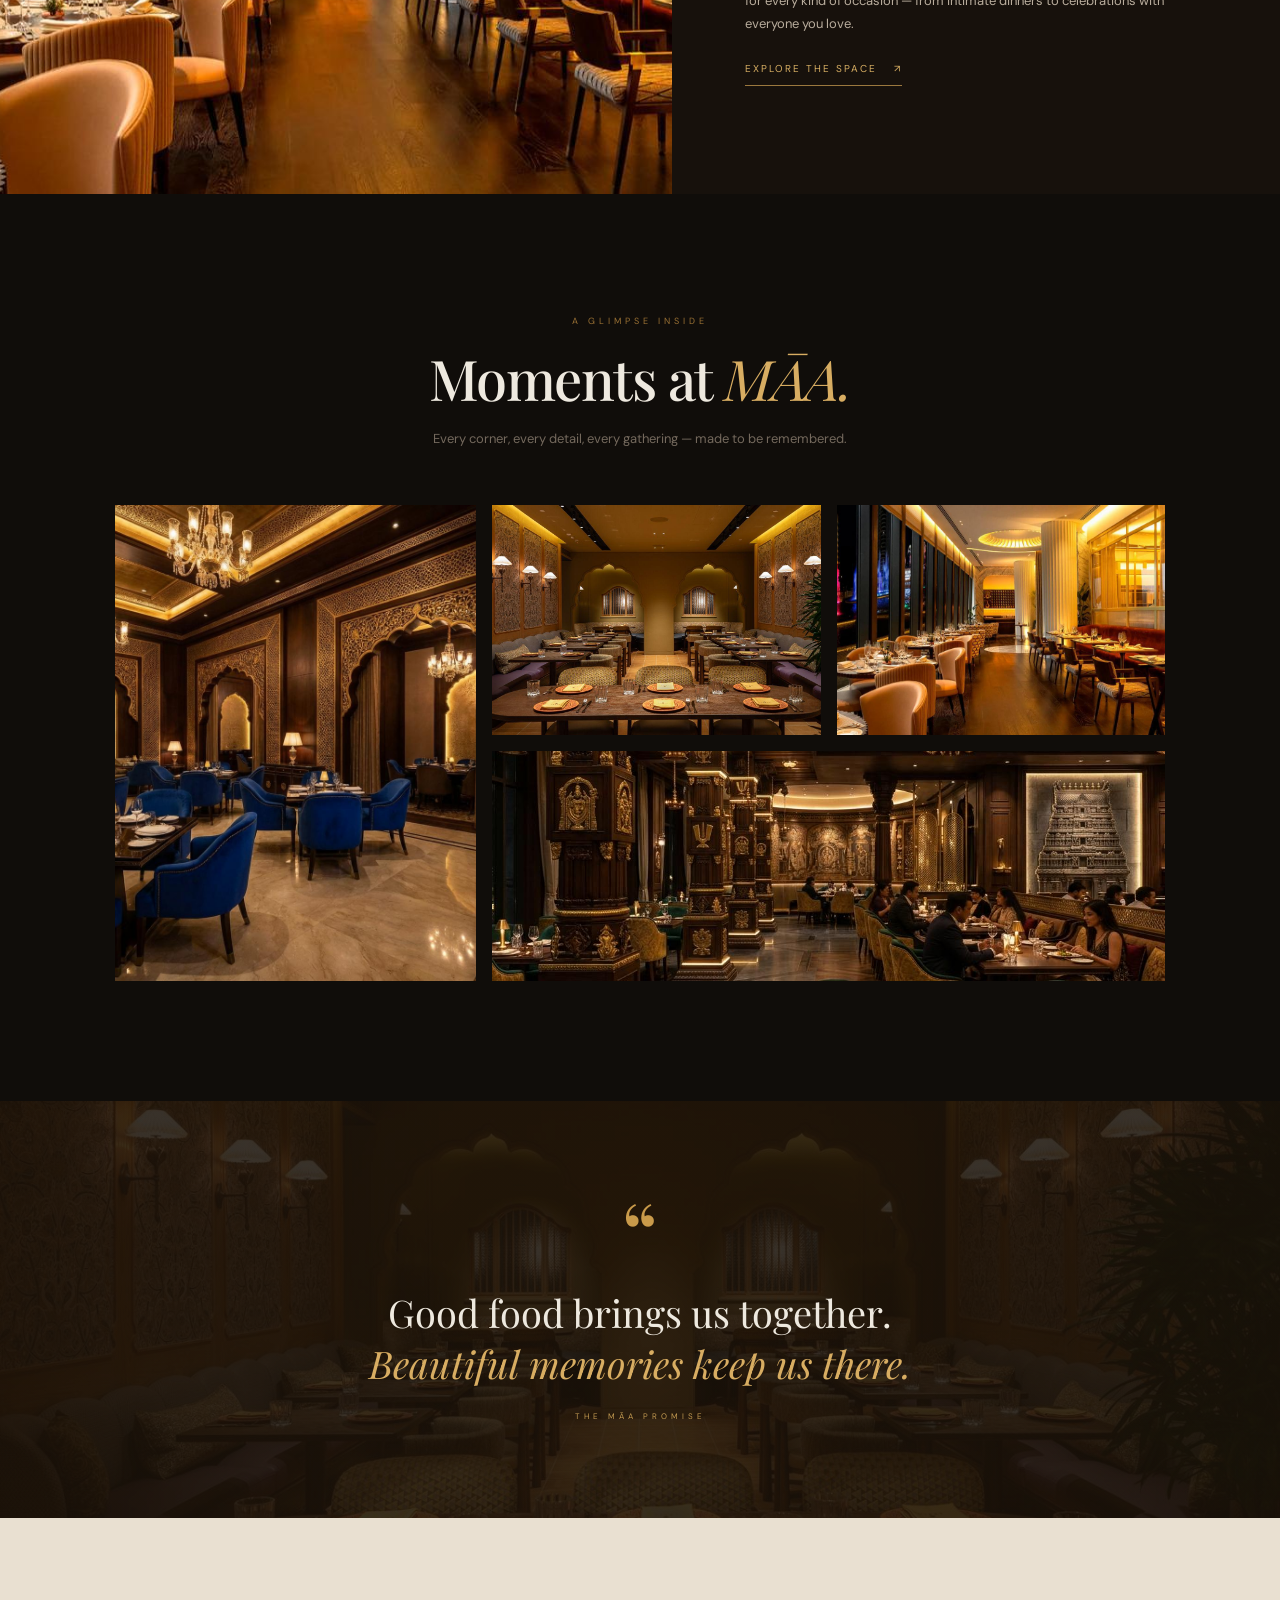
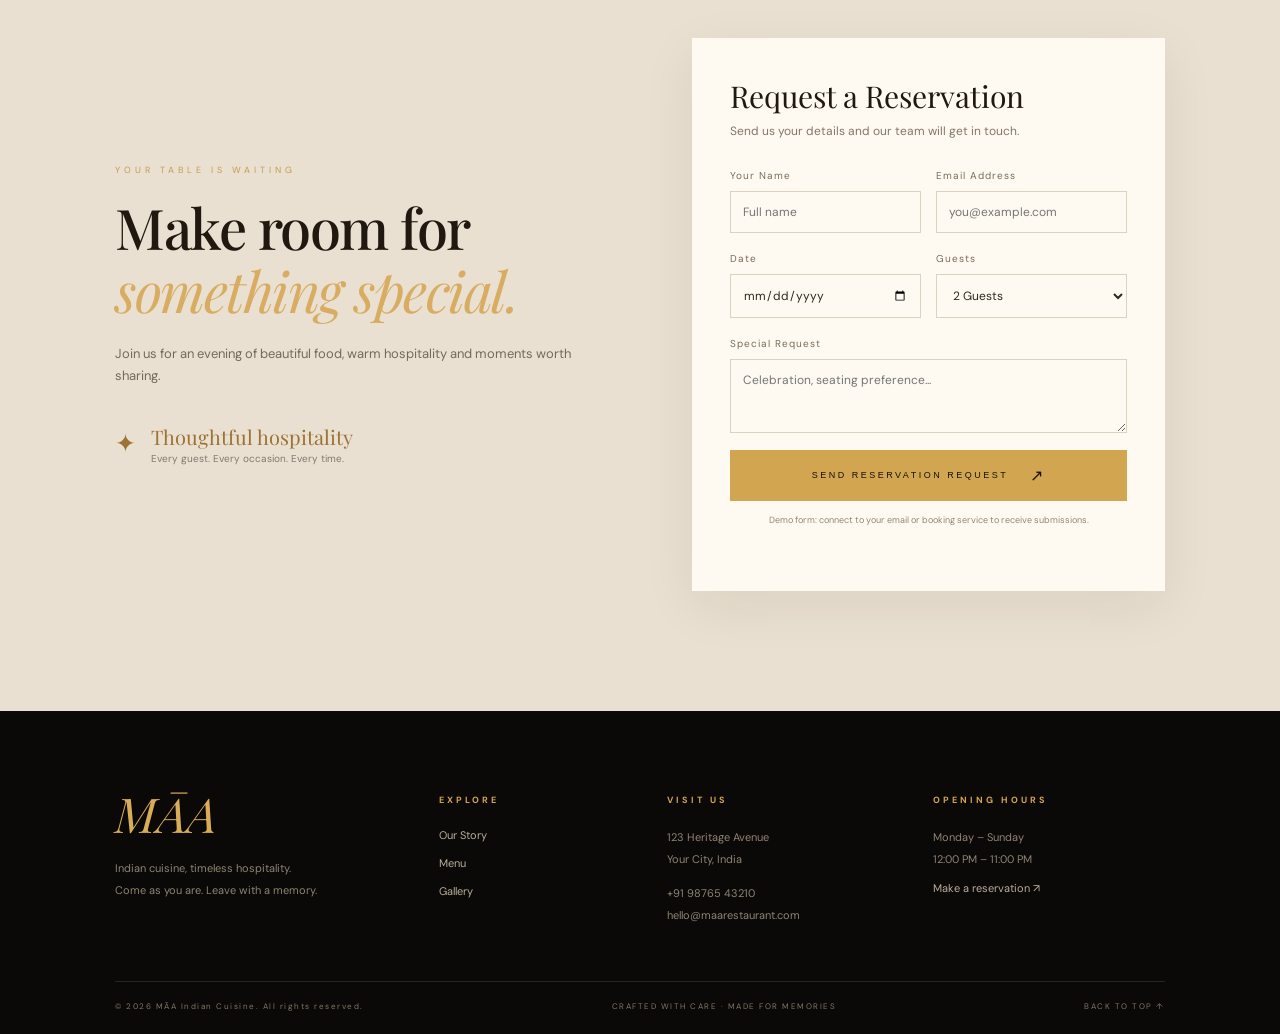
<file: maa-restaurant-portfolio/maa-restaurant-portfolio/index.html>
<!DOCTYPE html>
<html lang="en">
<head>
  <meta charset="UTF-8">
  <meta name="viewport" content="width=device-width, initial-scale=1.0">
  <meta name="description" content="MĀA — an elegant Indian dining experience. Discover signature dishes, our philosophy and reserve your table.">
  <title>MĀA — Indian Fine Dining</title>
  <link rel="preconnect" href="https://fonts.googleapis.com">
  <link rel="preconnect" href="https://fonts.gstatic.com" crossorigin>
  <link href="https://fonts.googleapis.com/css2?family=DM+Sans:wght@400;500;600&family=Playfair+Display:ital,wght@0,400;0,500;0,600;1,400;1,500&display=swap" rel="stylesheet">
  <link rel="stylesheet" href="style.css">
</head>
<body>
  <div class="preloader" id="preloader"><span>MĀA</span><small>AN INDIAN DINING EXPERIENCE</small></div>
  <header class="site-header" id="top">
    <a class="brand" href="#home" aria-label="Maa home"><span class="brand-mark">MĀA</span><span class="brand-sub">INDIAN CUISINE</span></a>
    <button class="menu-toggle" aria-label="Toggle navigation" aria-expanded="false"><span></span><span></span></button>
    <nav class="nav">
      <a href="#home">Home</a><a href="#menu">Menu</a><a href="#story">About</a><a href="#gallery">Gallery</a><a href="#reservation">Reservations</a><a href="#contact">Contact</a>
    </nav>
    <a class="nav-cta" href="#reservation">Reserve Table</a>
  </header>

  <main>
    <section class="hero" id="home">
      <div class="hero-shade"></div>
      <div class="hero-content">
        <p class="eyebrow"><i></i> INDIAN RESTAURANT · MARBELLA <i></i></p>
        <h1>Authentic <em>Indian</em><br>Fine Dining</h1>
        <p class="hero-copy">A warm, cosy bistro in Nueva Andalucia — traditional Indian flavours crafted with elegance and served on our quiet, lovely terrace.</p>
        <div class="hero-actions"><a class="btn btn-gold" href="#reservation">Reserve Table <span>↗</span></a><a class="btn btn-outline" href="#menu">View Menu</a></div>
        <div class="hero-badges">
          <div class="hero-badge"><span class="badge-icon">✦</span><span>Certificate of Excellence 2018</span></div>
          <div class="hero-badge"><span class="badge-icon">✔</span><span>100% Halal</span></div>
        </div>
      </div>
      <a class="scroll-cue" href="#story"><span>Scroll</span><i></i></a>
    </section>

    <section class="intro section" id="story">
      <div class="intro-image reveal"><img src="images/signature-dishes.jpg" alt="Traditional Indian thali with a selection of signature dishes"><span class="image-caption">A TABLE FULL OF STORIES</span></div>
      <div class="intro-copy reveal">
        <p class="eyebrow">THE SOUL OF MĀA</p>
        <h2>More than a meal.<br><em>A feeling.</em></h2>
        <p>At MĀA, every plate tells a story. Rooted in the rich culinary traditions of India, our kitchen brings together treasured recipes, thoughtful ingredients and a contemporary touch.</p>
        <p>From the first welcome to the final bite, we invite you to slow down, gather close and savour the moments that matter.</p>
        <a class="text-link" href="#experience">Discover our philosophy <span>↗</span></a>
        <div class="signature">With warmth, <strong>MĀA</strong></div>
      </div>
    </section>

    <section class="menu-section section" id="menu">
      <div class="section-heading reveal"><p class="eyebrow">A TASTE OF OUR KITCHEN</p><h2>Made with love.<br><em>Served with soul.</em></h2><p>Discover a few favourites from our kitchen, where familiar Indian flavours find a beautiful new expression.</p></div>
      <div class="menu-grid">
        <article class="menu-card reveal"><img src="images/signature-dishes.jpg" alt="Indian chef's selection platter"><div><span class="dish-type">THE SIGNATURE</span><h3>MĀA Royal Thali</h3><p>A generous selection of seasonal curries, fragrant rice, breads and house-made accompaniments.</p><b>₹ 1,250</b></div></article>
        <article class="menu-card reveal"><img src="images/interior-royal.jpg" alt="Elegant restaurant dining room"><div><span class="dish-type">FROM THE TANDOOR</span><h3>Heritage Tandoori Feast</h3><p>Smoky, aromatic favourites inspired by the warmth of a traditional clay oven.</p><b>₹ 890</b></div></article>
        <article class="menu-card reveal"><img src="images/interior-dining.jpg" alt="Warmly lit fine dining space"><div><span class="dish-type">THE EXPERIENCE</span><h3>Chef's Seasonal Table</h3><p>A thoughtfully curated multi-course journey through regional Indian flavours.</p><b>₹ 1,850</b></div></article>
      </div>
      <p class="menu-footnote">Sample portfolio menu · Prices are illustrative and can be edited.</p>
      <a class="btn btn-outline dark-btn" href="#reservation">Plan Your Visit <span>↗</span></a>
    </section>

    <section class="experience" id="experience">
      <div class="experience-image"></div>
      <div class="experience-content reveal"><p class="eyebrow">THE MĀA EXPERIENCE</p><h2>Designed for<br><em>unforgettable evenings.</em></h2><p>Warm lighting, thoughtful details and gracious hospitality create a setting for every kind of occasion — from intimate dinners to celebrations with everyone you love.</p><a class="text-link" href="#gallery">Explore the space <span>↗</span></a></div>
    </section>

    <section class="gallery-section section" id="gallery">
      <div class="section-heading reveal"><p class="eyebrow">A GLIMPSE INSIDE</p><h2>Moments at <em>MĀA.</em></h2><p>Every corner, every detail, every gathering — made to be remembered.</p></div>
      <div class="gallery-grid">
        <img class="g-tall reveal" src="images/interior-royal.jpg" alt="Royal Indian restaurant interior">
        <img class="reveal" src="images/private-dining.jpg" alt="Private dining room">
        <img class="reveal" src="images/interior-lounge.jpg" alt="Elegant restaurant lounge">
        <img class="g-wide reveal" src="images/interior-dining.jpg" alt="Luxury Indian restaurant dining area">
      </div>
    </section>

    <section class="quote-section">
      <span class="quote-mark">“</span><blockquote>Good food brings us together.<br><em>Beautiful memories keep us there.</em></blockquote><p>THE MĀA PROMISE</p>
    </section>

    <section class="reservation section" id="reservation">
      <div class="reservation-copy reveal"><p class="eyebrow">YOUR TABLE IS WAITING</p><h2>Make room for<br><em>something special.</em></h2><p>Join us for an evening of beautiful food, warm hospitality and moments worth sharing.</p><div class="reservation-detail"><span>✦</span><div><b>Thoughtful hospitality</b><small>Every guest. Every occasion. Every time.</small></div></div></div>
      <form class="booking-form reveal" id="bookingForm">
        <h3>Request a Reservation</h3><p>Send us your details and our team will get in touch.</p>
        <div class="form-row"><label>Your Name<input name="name" type="text" placeholder="Full name" required></label><label>Email Address<input name="email" type="email" placeholder="you@example.com" required></label></div>
        <div class="form-row"><label>Date<input name="date" type="date" required></label><label>Guests<select name="guests"><option>2 Guests</option><option>1 Guest</option><option>3 Guests</option><option>4 Guests</option><option>5 Guests</option><option>6+ Guests</option></select></label></div>
        <label>Special Request<textarea name="message" rows="3" placeholder="Celebration, seating preference..."></textarea></label>
        <button class="btn btn-gold form-submit" type="submit">Send Reservation Request <span>↗</span></button>
        <small class="form-note">Demo form: connect to your email or booking service to receive submissions.</small>
        <p class="form-status" id="formStatus" role="status"></p>
      </form>
    </section>
  </main>

  <footer id="contact">
    <div class="footer-main"><div><a class="footer-logo" href="#home">MĀA</a><p>Indian cuisine, timeless hospitality.<br>Come as you are. Leave with a memory.</p></div><div><h4>EXPLORE</h4><a href="#story">Our Story</a><a href="#menu">Menu</a><a href="#gallery">Gallery</a></div><div><h4>VISIT US</h4><p>123 Heritage Avenue<br>Your City, India</p><p>+91 98765 43210<br>hello@maarestaurant.com</p></div><div><h4>OPENING HOURS</h4><p>Monday – Sunday<br>12:00 PM – 11:00 PM</p><a href="#reservation">Make a reservation ↗</a></div></div>
    <div class="footer-bottom"><span>© <span id="year"></span> MĀA Indian Cuisine. All rights reserved.</span><span>CRAFTED WITH CARE · MADE FOR MEMORIES</span><a href="#top">BACK TO TOP ↑</a></div>
  </footer>
  <script src="script.js"></script>
</body>
</html>
</file>
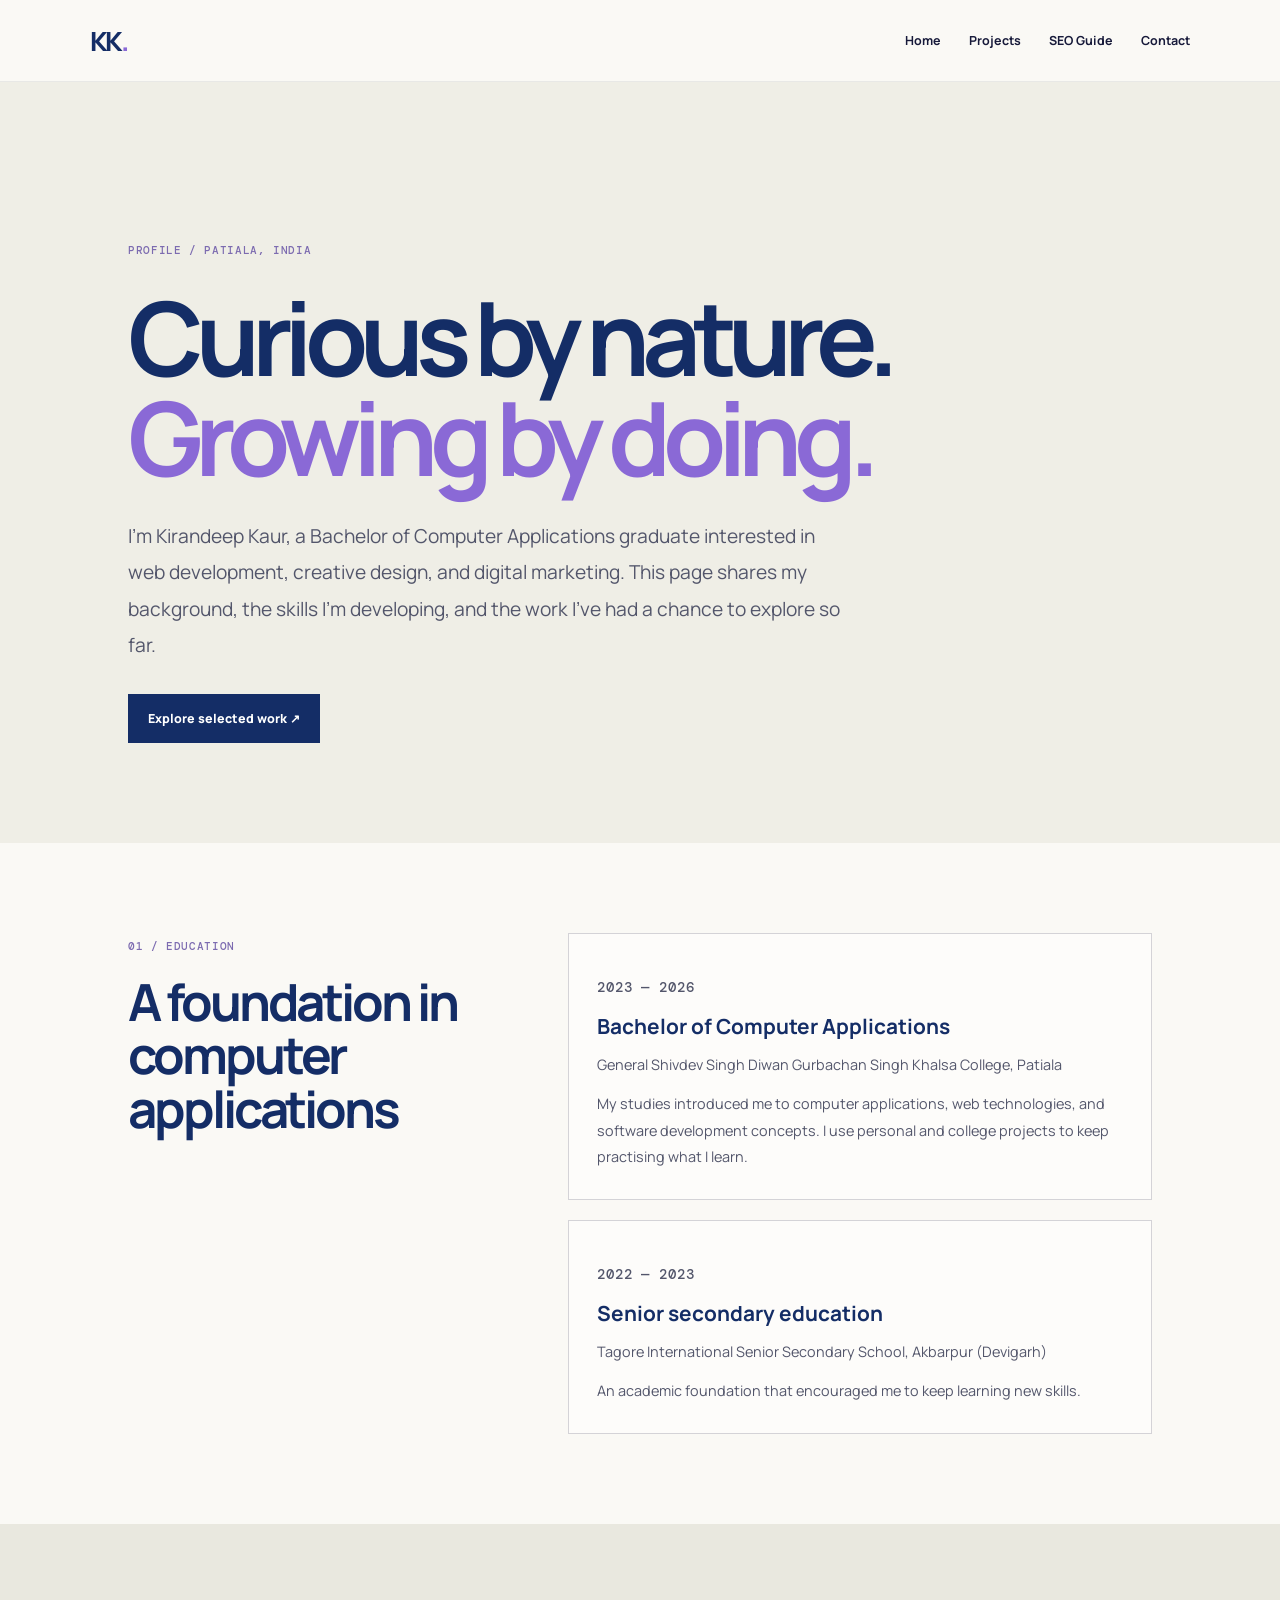
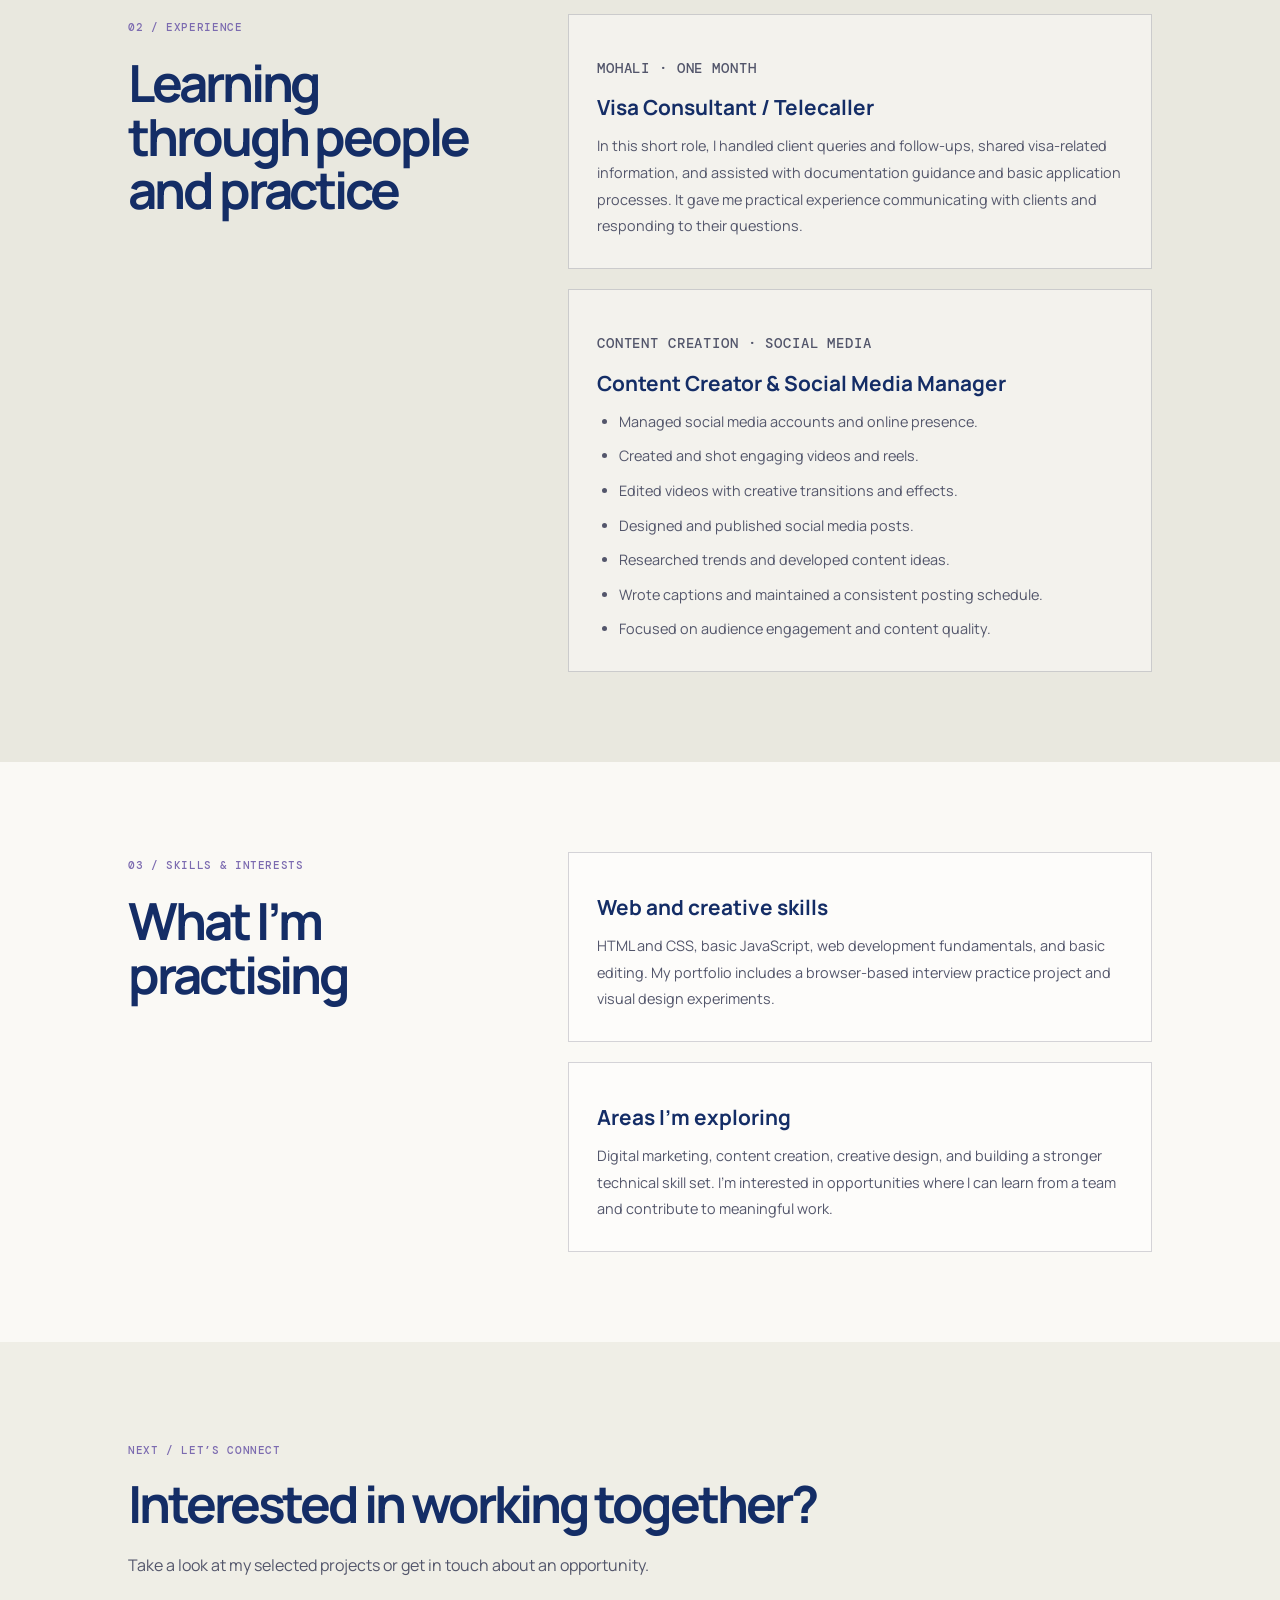
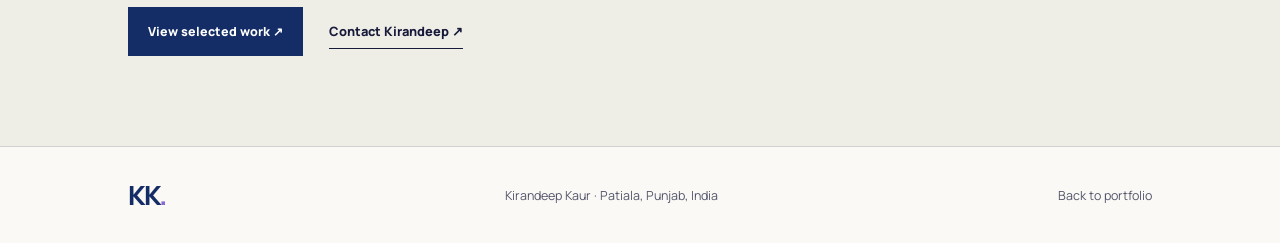
<file: about.html>
<!DOCTYPE html>
<html lang="en">
<head>
    <meta charset="UTF-8">
    <meta name="viewport" content="width=device-width, initial-scale=1.0">
    <title>About Kirandeep Kaur | Education, Experience &amp; Skills</title>
    <meta name="description" content="Learn about Kirandeep Kaur, a BCA graduate from Patiala building skills in web development, creative design, and digital marketing.">
    <link rel="canonical" href="/about.html">
    <meta property="og:type" content="profile">
    <meta property="og:title" content="About Kirandeep Kaur | Education, Experience &amp; Skills">
    <meta property="og:description" content="Learn about Kirandeep Kaur's education, early experience, and growing skills in web development and creative design.">
    <meta name="twitter:card" content="summary">
    <script type="application/ld+json">
    {
      "@context": "https://schema.org",
      "@type": "Person",
      "name": "Kirandeep Kaur",
      "description": "A BCA graduate from Patiala interested in web development, creative design, and digital marketing.",
      "address": {
        "@type": "PostalAddress",
        "addressLocality": "Patiala",
        "addressRegion": "Punjab",
        "addressCountry": "IN"
      },
      "sameAs": [
        "https://www.instagram.com/meee.kaur/"
      ]
    }
    </script>
    <link rel="preconnect" href="https://fonts.googleapis.com">
    <link rel="preconnect" href="https://fonts.gstatic.com" crossorigin>
    <link href="https://fonts.googleapis.com/css2?family=DM+Mono:wght@400;500&family=Manrope:wght@400;500;600;700;800&display=swap" rel="stylesheet">
    <link rel="stylesheet" href="assets/css/style.css">
</head>
<body class="editorial-page">
    <header class="site-header">
        <a href="index.html" class="brand" aria-label="Kirandeep Kaur home">KK<span>.</span></a>
        <nav class="editorial-nav" aria-label="Main navigation">
            <a href="index.html">Home</a>
            <a href="projects.html">Projects</a>
            <a href="seo-practice.html">SEO Guide</a>
            <a href="index.html#contact" class="nav-cta">Contact</a>
        </nav>
    </header>

    <main>
        <section class="editorial-hero">
            <p class="section-index">PROFILE / PATIALA, INDIA</p>
            <h1>Curious by nature.<br><span>Growing by doing.</span></h1>
            <p class="editorial-lead">
                I’m Kirandeep Kaur, a Bachelor of Computer Applications graduate
                interested in web development, creative design, and digital marketing.
                This page shares my background, the skills I’m developing, and the work
                I’ve had a chance to explore so far.
            </p>
            <a class="button button-dark" href="projects.html">Explore selected work ↗</a>
        </section>

        <section class="editorial-section" aria-labelledby="education-heading">
            <div class="editorial-heading">
                <span class="section-index">01 / EDUCATION</span>
                <h2 id="education-heading">A foundation in computer applications</h2>
            </div>
            <div class="editorial-copy">
                <article class="editorial-card">
                    <p class="tiny-label">2023 — 2026</p>
                    <h3>Bachelor of Computer Applications</h3>
                    <p>General Shivdev Singh Diwan Gurbachan Singh Khalsa College, Patiala</p>
                    <p>
                        My studies introduced me to computer applications, web technologies,
                        and software development concepts. I use personal and college projects
                        to keep practising what I learn.
                    </p>
                </article>
                <article class="editorial-card">
                    <p class="tiny-label">2022 — 2023</p>
                    <h3>Senior secondary education</h3>
                    <p>Tagore International Senior Secondary School, Akbarpur (Devigarh)</p>
                    <p>An academic foundation that encouraged me to keep learning new skills.</p>
                </article>
            </div>
        </section>

        <section class="editorial-section section-light" aria-labelledby="experience-heading">
            <div class="editorial-heading">
                <span class="section-index">02 / EXPERIENCE</span>
                <h2 id="experience-heading">Learning through people and practice</h2>
            </div>
            <div class="editorial-copy">
                <article class="editorial-card">
                    <p class="tiny-label">MOHALI · ONE MONTH</p>
                    <h3>Visa Consultant / Telecaller</h3>
                    <p>
                        In this short role, I handled client queries and follow-ups, shared
                        visa-related information, and assisted with documentation guidance
                        and basic application processes. It gave me practical experience
                        communicating with clients and responding to their questions.
                    </p>
                </article>
                <article class="editorial-card">
                    <p class="tiny-label">CONTENT CREATION · SOCIAL MEDIA</p>
                    <h3>Content Creator &amp; Social Media Manager</h3>
                    <ul>
                        <li>Managed social media accounts and online presence.</li>
                        <li>Created and shot engaging videos and reels.</li>
                        <li>Edited videos with creative transitions and effects.</li>
                        <li>Designed and published social media posts.</li>
                        <li>Researched trends and developed content ideas.</li>
                        <li>Wrote captions and maintained a consistent posting schedule.</li>
                        <li>Focused on audience engagement and content quality.</li>
                    </ul>
                </article>
            </div>
        </section>

        <section class="editorial-section" aria-labelledby="skills-heading">
            <div class="editorial-heading">
                <span class="section-index">03 / SKILLS &amp; INTERESTS</span>
                <h2 id="skills-heading">What I’m practising</h2>
            </div>
            <div class="editorial-copy">
                <article class="editorial-card">
                    <h3>Web and creative skills</h3>
                    <p>
                        HTML and CSS, basic JavaScript, web development fundamentals,
                        and basic editing. My portfolio includes a browser-based interview
                        practice project and visual design experiments.
                    </p>
                </article>
                <article class="editorial-card">
                    <h3>Areas I’m exploring</h3>
                    <p>
                        Digital marketing, content creation, creative design, and building
                        a stronger technical skill set. I’m interested in opportunities
                        where I can learn from a team and contribute to meaningful work.
                    </p>
                </article>
            </div>
        </section>

        <section class="editorial-cta">
            <p class="section-index">NEXT / LET’S CONNECT</p>
            <h2>Interested in working together?</h2>
            <p>Take a look at my selected projects or get in touch about an opportunity.</p>
            <div class="editorial-actions">
                <a class="button button-dark" href="projects.html">View selected work ↗</a>
                <a class="text-link" href="index.html#contact">Contact Kirandeep ↗</a>
            </div>
        </section>
    </main>

    <footer class="editorial-footer">
        <a href="index.html" class="brand">KK<span>.</span></a>
        <p>Kirandeep Kaur · Patiala, Punjab, India</p>
        <a href="index.html">Back to portfolio</a>
    </footer>
</body>
</html>
</file>
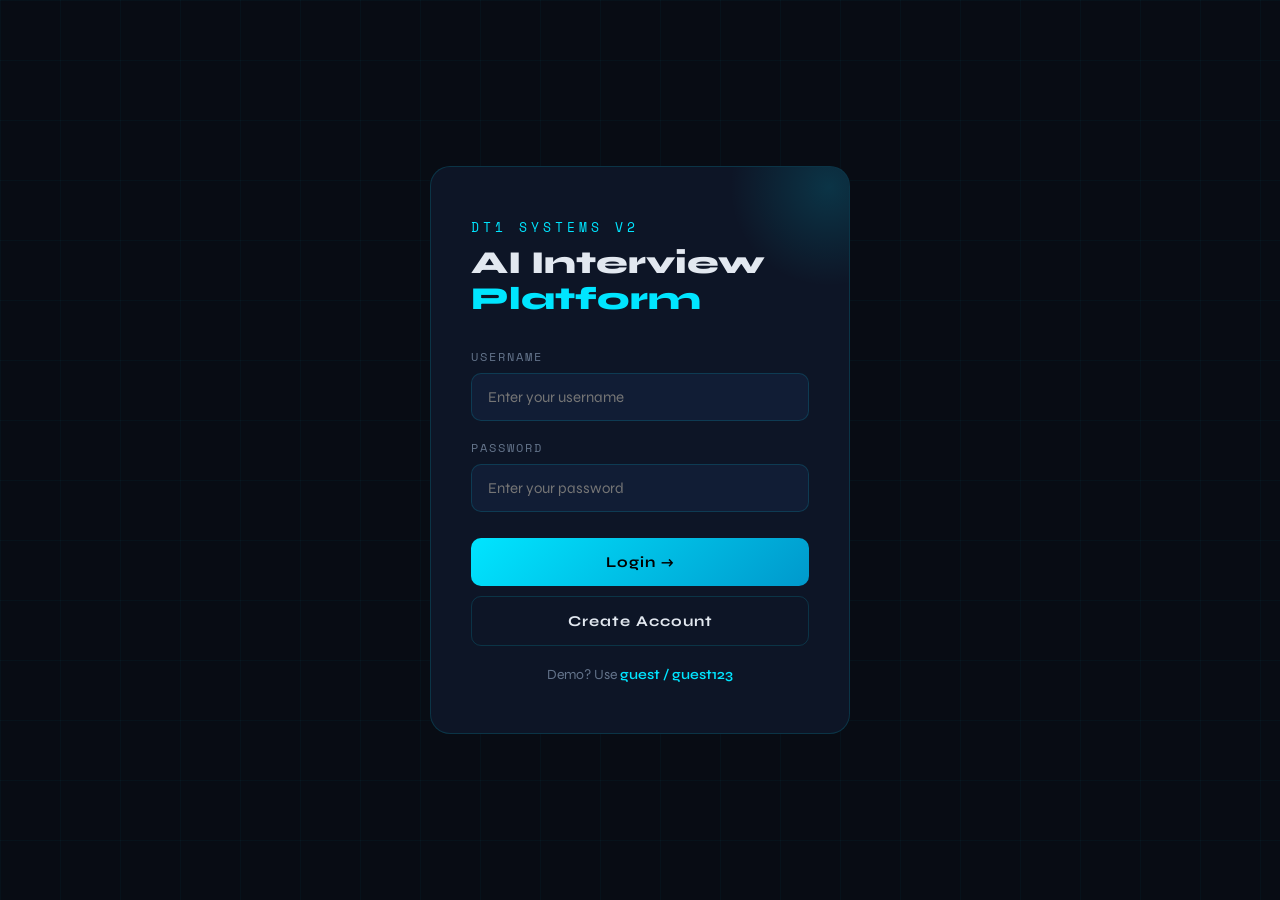
<file: ai_mockinterview.html>
<!DOCTYPE html>
<html lang="en">
<head>
<meta charset="UTF-8">
<meta name="viewport" content="width=device-width, initial-scale=1.0, maximum-scale=1.0">
<meta name="mobile-web-app-capable" content="yes">
<meta name="apple-mobile-web-app-capable" content="yes">
<title>DT1 AI Interview System v2</title>
<link href="https://fonts.googleapis.com/css2?family=Space+Mono:wght@400;700&family=Syne:wght@400;600;700;800&display=swap" rel="stylesheet">
<style>
  :root {
    --bg: #080c14;
    --surface: #0d1526;
    --surface2: #111d35;
    --surface3: #0a1020;
    --accent: #00e5ff;
    --accent2: #7c3aed;
    --green: #00ffa3;
    --red: #ff4d6d;
    --yellow: #ffd60a;
    --orange: #ff9f43;
    --text: #e2e8f0;
    --muted: #64748b;
    --border: rgba(0,229,255,0.15);
    --border2: rgba(124,58,237,0.2);
  }

  * { margin:0; padding:0; box-sizing:border-box; -webkit-tap-highlight-color:transparent; }

  body {
    font-family: 'Syne', sans-serif;
    background: var(--bg);
    color: var(--text);
    min-height: 100vh;
    overflow-x: hidden;
    -webkit-font-smoothing: antialiased;
  }

  body::before {
    content:'';
    position:fixed;
    inset:0;
    background-image:
      linear-gradient(rgba(0,229,255,0.03) 1px, transparent 1px),
      linear-gradient(90deg, rgba(0,229,255,0.03) 1px, transparent 1px);
    background-size:60px 60px;
    pointer-events:none;
    z-index:0;
  }

  .page { display:none; position:relative; z-index:1; }
  .page.active { display:flex; }

  /* ── LOGIN ── */
  #loginPage {
    min-height:100vh;
    align-items:center;
    justify-content:center;
    flex-direction:column;
  }

  .login-box {
    background: var(--surface);
    border: 1px solid var(--border);
    border-radius: 20px;
    padding: 50px 40px;
    width: 420px;
    max-width: 95vw;
    position:relative;
    overflow:hidden;
  }

  .login-box::before {
    content:'';
    position:absolute;
    top:-80px; right:-80px;
    width:200px; height:200px;
    background: radial-gradient(circle, rgba(0,229,255,0.15), transparent 70%);
    border-radius:50%;
  }

  .logo { font-family:'Space Mono',monospace; font-size:13px; letter-spacing:4px; color:var(--accent); text-transform:uppercase; margin-bottom:8px; }
  .login-box h1 { font-size:32px; font-weight:800; line-height:1.1; margin-bottom:32px; }
  .login-box h1 span { color:var(--accent); }

  .field { margin-bottom:18px; }
  .field label { display:block; font-size:12px; letter-spacing:2px; text-transform:uppercase; color:var(--muted); margin-bottom:8px; font-family:'Space Mono',monospace; }
  .field input, .field select {
    width:100%; background:var(--surface2); border:1px solid var(--border); border-radius:10px;
    padding:14px 16px; color:var(--text); font-family:'Syne',sans-serif; font-size:15px; outline:none; transition:border-color 0.3s;
  }
  .field input:focus, .field select:focus { border-color:var(--accent); box-shadow:0 0 0 3px rgba(0,229,255,0.1); }
  .field select { cursor:pointer; }

  .btn { width:100%; padding:15px; border:none; border-radius:10px; font-family:'Syne',sans-serif; font-size:15px; font-weight:700; cursor:pointer; transition:all 0.3s; letter-spacing:1px; min-height:48px; touch-action:manipulation; }
  .btn-primary { background:linear-gradient(135deg, var(--accent), #0099cc); color:#000; margin-top:8px; }
  .btn-primary:hover { transform:translateY(-2px); box-shadow:0 8px 25px rgba(0,229,255,0.35); }
  .btn-outline { background:transparent; border:1px solid var(--border); color:var(--text); margin-top:10px; }
  .btn-outline:hover { border-color:var(--accent); color:var(--accent); }

  .switch-link { text-align:center; margin-top:20px; font-size:14px; color:var(--muted); }
  .switch-link span { color:var(--accent); cursor:pointer; font-weight:600; }

  .error-msg { background:rgba(255,77,109,0.15); border:1px solid rgba(255,77,109,0.3); border-radius:8px; padding:10px 14px; font-size:13px; color:var(--red); margin-bottom:16px; display:none; }

  /* ── DASHBOARD ── */
  #dashPage { min-height:100vh; flex-direction:column; padding:30px; overflow-y:auto; }

  .topbar { display:flex; align-items:center; justify-content:space-between; margin-bottom:40px; flex-wrap:wrap; gap:12px; }
  .topbar .logo-mark { font-family:'Space Mono',monospace; color:var(--accent); font-size:14px; letter-spacing:3px; }

  .user-chip { display:flex; align-items:center; gap:10px; background:var(--surface); border:1px solid var(--border); border-radius:30px; padding:8px 16px 8px 8px; }
  .avatar { width:32px; height:32px; border-radius:50%; background:linear-gradient(135deg, var(--accent), var(--accent2)); display:flex; align-items:center; justify-content:center; font-weight:800; font-size:13px; color:#000; }

  .dash-grid { display:grid; grid-template-columns:1fr 1fr 1fr; gap:20px; max-width:1100px; margin:0 auto 40px; width:100%; }
  .stat-card { background:var(--surface); border:1px solid var(--border); border-radius:16px; padding:28px; position:relative; overflow:hidden; }
  .stat-card::after { content:''; position:absolute; bottom:-30px; right:-30px; width:100px; height:100px; border-radius:50%; background:radial-gradient(circle, rgba(0,229,255,0.08), transparent 70%); }
  .stat-num { font-size:42px; font-weight:800; color:var(--accent); font-family:'Space Mono',monospace; }
  .stat-label { color:var(--muted); font-size:13px; letter-spacing:1px; margin-top:4px; }

  .dash-actions { display:flex; gap:16px; max-width:1100px; margin:0 auto; width:100%; flex-wrap:wrap; }
  .action-card { flex:1; min-width:220px; background:var(--surface); border:1px solid var(--border); border-radius:16px; padding:30px; cursor:pointer; transition:all 0.3s; position:relative; overflow:hidden; }
  .action-card:hover { border-color:var(--accent); transform:translateY(-4px); box-shadow:0 12px 40px rgba(0,229,255,0.1); }
  .action-icon { font-size:36px; margin-bottom:14px; }
  .action-card h3 { font-size:18px; font-weight:700; margin-bottom:8px; }
  .action-card p { color:var(--muted); font-size:13px; line-height:1.5; }

  .history-section { max-width:1100px; margin:40px auto 0; width:100%; }
  .section-title { font-family:'Space Mono',monospace; font-size:11px; letter-spacing:3px; text-transform:uppercase; color:var(--muted); margin-bottom:16px; }
  .history-list { display:flex; flex-direction:column; gap:10px; }
  .history-item { background:var(--surface); border:1px solid var(--border); border-radius:12px; padding:16px 20px; display:flex; justify-content:space-between; align-items:center; flex-wrap:wrap; gap:8px; }
  .score-badge { font-family:'Space Mono',monospace; font-size:13px; padding:4px 12px; border-radius:20px; background:rgba(0,255,163,0.1); color:var(--green); border:1px solid rgba(0,255,163,0.2); }

  /* ── INTERVIEW PAGE ── */
  #interviewPage { min-height:100vh; flex-direction:column; padding:20px; overflow-y:auto; }

  .interview-layout { display:grid; grid-template-columns:340px 1fr; gap:20px; max-width:1300px; margin:0 auto; width:100%; flex:1; }

  .video-panel { display:flex; flex-direction:column; gap:14px; }

  .video-wrapper { position:relative; background:var(--surface); border:1px solid var(--border); border-radius:16px; overflow:hidden; aspect-ratio:4/3; }
  .video-wrapper video { width:100%; height:100%; object-fit:cover; display:block; transform:scaleX(-1); }
  .video-label { position:absolute; bottom:10px; left:10px; background:rgba(0,0,0,0.6); border-radius:6px; padding:4px 10px; font-size:11px; font-family:'Space Mono',monospace; color:var(--accent); letter-spacing:1px; }
  .rec-dot { position:absolute; top:12px; right:12px; width:10px; height:10px; border-radius:50%; background:var(--red); animation:blink 1s infinite; }

  /* Emotion Meter */
  .emotion-panel {
    background:var(--surface);
    border:1px solid var(--border2);
    border-radius:14px;
    padding:14px 16px;
  }

  .emotion-title {
    font-family:'Space Mono',monospace;
    font-size:10px;
    letter-spacing:2px;
    color:var(--accent2);
    text-transform:uppercase;
    margin-bottom:10px;
    display:flex;
    align-items:center;
    gap:6px;
  }

  .emotion-bars { display:flex; flex-direction:column; gap:7px; }

  .emotion-row {
    display:flex;
    align-items:center;
    gap:8px;
    font-size:11px;
    color:var(--muted);
    font-family:'Space Mono',monospace;
  }

  .emotion-row span:first-child { width:70px; font-size:11px; }

  .ebar-bg { flex:1; height:6px; background:var(--surface2); border-radius:3px; overflow:hidden; }

  .ebar-fill { height:100%; border-radius:3px; transition:width 0.6s ease; }

  .emotion-label {
    margin-top:10px;
    text-align:center;
    font-size:12px;
    font-weight:700;
    padding:5px 10px;
    border-radius:8px;
    background:rgba(124,58,237,0.1);
    color:#c4b5fd;
    font-family:'Space Mono',monospace;
    letter-spacing:1px;
  }

  /* AI Face */
  .ai-face { background:var(--surface); border:1px solid var(--border); border-radius:16px; padding:20px; text-align:center; }
  .ai-orb { width:80px; height:80px; border-radius:50%; background:linear-gradient(135deg, var(--accent2), var(--accent)); margin:0 auto 14px; display:flex; align-items:center; justify-content:center; font-size:32px; box-shadow:0 0 30px rgba(0,229,255,0.3); animation:pulse 2.5s ease-in-out infinite; }
  @keyframes pulse { 0%,100%{ box-shadow:0 0 20px rgba(0,229,255,0.2); } 50%{ box-shadow:0 0 50px rgba(0,229,255,0.5); } }
  .ai-orb.speaking { animation:speak-pulse 0.5s ease-in-out infinite alternate; }
  @keyframes speak-pulse { from{transform:scale(1);} to{transform:scale(1.08);} }
  .ai-status { font-size:12px; color:var(--muted); font-family:'Space Mono',monospace; letter-spacing:1px; }

  /* Hint box */
  .hint-panel {
    background:rgba(255,159,67,0.07);
    border:1px solid rgba(255,159,67,0.2);
    border-radius:12px;
    padding:12px 14px;
    font-size:12px;
    color:var(--orange);
    line-height:1.5;
    display:none;
  }

  .hint-panel.show { display:block; animation:fadeUp 0.3s ease; }

  /* Progress */
  .progress-wrap { background:var(--surface); border:1px solid var(--border); border-radius:12px; padding:14px; }
  .progress-info { display:flex; justify-content:space-between; font-size:12px; color:var(--muted); font-family:'Space Mono',monospace; margin-bottom:10px; }
  .progress-bar { height:6px; background:var(--surface2); border-radius:3px; overflow:hidden; }
  .progress-fill { height:100%; background:linear-gradient(90deg, var(--accent), var(--green)); border-radius:3px; transition:width 0.5s ease; }

  /* Timer bar */
  .timer-wrap { background:var(--surface); border:1px solid var(--border); border-radius:10px; padding:10px 14px; display:flex; align-items:center; gap:10px; }
  .timer-label { font-family:'Space Mono',monospace; font-size:11px; color:var(--muted); }
  .timer-num { font-family:'Space Mono',monospace; font-size:20px; font-weight:700; color:var(--accent); min-width:40px; }
  .timer-bar-bg { flex:1; height:5px; background:var(--surface2); border-radius:3px; overflow:hidden; }
  .timer-bar-fill { height:100%; border-radius:3px; transition:width 0.9s linear; }

  /* Chat Panel */
  .chat-panel { display:flex; flex-direction:column; gap:14px; }
  .chat-header { display:flex; justify-content:space-between; align-items:center; flex-wrap:wrap; gap:8px; }
  .chat-title { font-size:18px; font-weight:700; }
  .q-counter { font-family:'Space Mono',monospace; font-size:12px; color:var(--accent); background:rgba(0,229,255,0.08); border:1px solid rgba(0,229,255,0.15); border-radius:20px; padding:5px 14px; }

  #chat {
    flex:1; background:var(--surface); border:1px solid var(--border); border-radius:16px; padding:20px;
    overflow-y:auto; max-height:350px; min-height:200px; display:flex; flex-direction:column; gap:14px; scroll-behavior:smooth;
  }

  .msg { max-width:82%; border-radius:12px; padding:12px 16px; font-size:14px; line-height:1.6; animation:fadeUp 0.3s ease; }
  @keyframes fadeUp { from{opacity:0;transform:translateY(10px)} to{opacity:1;transform:translateY(0)} }

  .msg.ai { background:var(--surface2); border:1px solid var(--border); align-self:flex-start; border-bottom-left-radius:4px; }
  .msg.user { background:rgba(0,229,255,0.1); border:1px solid rgba(0,229,255,0.2); align-self:flex-end; border-bottom-right-radius:4px; }
  .msg.correct-feedback { background:rgba(0,255,163,0.08); border:1px solid rgba(0,255,163,0.2); align-self:flex-start; color:var(--green); font-size:13px; }
  .msg.wrong-feedback { background:rgba(255,77,109,0.08); border:1px solid rgba(255,77,109,0.2); align-self:flex-start; font-size:13px; }
  .msg.ai-analysis { background:rgba(124,58,237,0.1); border:1px solid rgba(124,58,237,0.25); align-self:flex-start; font-size:13px; color:#c4b5fd; max-width:95%; }
  .msg.system { background:rgba(255,214,10,0.07); border:1px solid rgba(255,214,10,0.15); align-self:center; font-size:12px; color:var(--yellow); text-align:center; max-width:90%; font-family:'Space Mono',monospace; letter-spacing:0.5px; }

  .msg-label { font-size:10px; letter-spacing:1.5px; text-transform:uppercase; color:var(--muted); margin-bottom:6px; font-family:'Space Mono',monospace; }

  .typing-indicator {
    display:flex; gap:4px; padding:14px 16px; align-self:flex-start;
    background:var(--surface2); border:1px solid var(--border); border-radius:12px; border-bottom-left-radius:4px;
    animation:fadeUp 0.3s ease;
  }

  .typing-dot { width:6px; height:6px; border-radius:50%; background:var(--muted); animation:typingBounce 1.2s infinite; }
  .typing-dot:nth-child(2) { animation-delay:0.2s; }
  .typing-dot:nth-child(3) { animation-delay:0.4s; }
  @keyframes typingBounce { 0%,60%,100%{transform:translateY(0)} 30%{transform:translateY(-6px); background:var(--accent2);} }

  /* Answer Area */
  .answer-area { background:var(--surface); border:1px solid var(--border); border-radius:16px; padding:16px; }
  .answer-area textarea { width:100%; background:var(--surface2); border:1px solid var(--border); border-radius:10px; padding:14px; color:var(--text); font-family:'Syne',sans-serif; font-size:14px; resize:none; height:80px; outline:none; transition:border-color 0.3s; }
  .answer-area textarea:focus { border-color:var(--accent); }
  .answer-actions { display:flex; gap:10px; margin-top:12px; flex-wrap:wrap; }

  .btn-sm { padding:10px 20px; border:none; border-radius:8px; font-family:'Syne',sans-serif; font-size:13px; font-weight:700; cursor:pointer; transition:all 0.3s; display:flex; align-items:center; gap:6px; min-height:44px; touch-action:manipulation; }
  .btn-mic { background:rgba(0,229,255,0.1); border:1px solid rgba(0,229,255,0.2); color:var(--accent); }
  .btn-mic:hover, .btn-mic.active { background:rgba(0,229,255,0.2); }
  .btn-mic.active { animation:blink 0.8s infinite; }
  .btn-submit { background:linear-gradient(135deg, var(--accent), #0099cc); color:#000; flex:1; }
  .btn-submit:hover { transform:translateY(-1px); box-shadow:0 6px 20px rgba(0,229,255,0.3); }
  .btn-skip { background:transparent; border:1px solid var(--border); color:var(--muted); }
  .btn-skip:hover { border-color:var(--yellow); color:var(--yellow); }
  .btn-hint { background:rgba(255,159,67,0.1); border:1px solid rgba(255,159,67,0.2); color:var(--orange); }
  .btn-hint:hover { background:rgba(255,159,67,0.2); }

  @keyframes blink { 0%,100%{opacity:1} 50%{opacity:0.2} }

  /* ── RESULT PAGE ── */
  #resultPage { min-height:100vh; align-items:center; justify-content:center; flex-direction:column; padding:40px 20px; overflow-y:auto; }

  .result-card { background:var(--surface); border:1px solid var(--border); border-radius:24px; padding:50px 40px; max-width:750px; width:100%; text-align:center; }

  .score-circle { width:150px; height:150px; border-radius:50%; border:3px solid var(--accent); display:flex; align-items:center; justify-content:center; flex-direction:column; margin:0 auto 30px; background:rgba(0,229,255,0.05); box-shadow:0 0 60px rgba(0,229,255,0.15); }
  .score-big { font-family:'Space Mono',monospace; font-size:42px; font-weight:700; color:var(--accent); line-height:1; }
  .score-denom { color:var(--muted); font-size:14px; margin-top:4px; }

  /* Emotion Report */
  .emotion-report {
    background:rgba(124,58,237,0.07);
    border:1px solid rgba(124,58,237,0.2);
    border-radius:14px;
    padding:18px 22px;
    text-align:left;
    margin-bottom:16px;
  }

  .emotion-report h3 { color:#c4b5fd; font-size:13px; letter-spacing:2px; text-transform:uppercase; font-family:'Space Mono',monospace; margin-bottom:12px; }

  .emotion-chip {
    display:inline-flex;
    align-items:center;
    gap:6px;
    background:rgba(124,58,237,0.1);
    border:1px solid rgba(124,58,237,0.2);
    border-radius:20px;
    padding:4px 12px;
    font-size:12px;
    color:#c4b5fd;
    margin:3px;
    font-family:'Space Mono',monospace;
  }

  .weak-points { background:rgba(124,58,237,0.08); border:1px solid rgba(124,58,237,0.2); border-radius:14px; padding:20px 24px; text-align:left; margin:16px 0; }
  .weak-points h3 { color:#c4b5fd; font-size:14px; letter-spacing:2px; text-transform:uppercase; font-family:'Space Mono',monospace; margin-bottom:14px; }
  .weak-item { padding:8px 0; border-bottom:1px solid rgba(124,58,237,0.1); font-size:13px; color:var(--text); line-height:1.6; }
  .weak-item:last-child { border-bottom:none; }
  .weak-item strong { color:#c4b5fd; display:block; font-size:12px; }

  .grade-badge { display:inline-block; padding:8px 24px; border-radius:30px; font-family:'Space Mono',monospace; font-size:18px; font-weight:700; margin-bottom:20px; }
  .result-actions { display:flex; gap:12px; margin-top:24px; flex-wrap:wrap; }

  /* AI Tips card */
  .ai-tips { background:rgba(0,229,255,0.05); border:1px solid rgba(0,229,255,0.15); border-radius:14px; padding:18px 22px; text-align:left; margin:16px 0; }
  .ai-tips h3 { color:var(--accent); font-size:13px; letter-spacing:2px; text-transform:uppercase; font-family:'Space Mono',monospace; margin-bottom:12px; }
  .ai-tips p { font-size:13px; color:var(--muted); line-height:1.7; }

  /* Loading */
  #aiLoader { display:none; position:fixed; inset:0; z-index:999; background:rgba(8,12,20,0.8); align-items:center; justify-content:center; flex-direction:column; gap:16px; backdrop-filter:blur(4px); }
  #aiLoader.show { display:flex; }
  .loader-ring { width:60px; height:60px; border:3px solid var(--border); border-top-color:var(--accent); border-radius:50%; animation:spin 0.8s linear infinite; }
  @keyframes spin { to{transform:rotate(360deg);} }
  .loader-text { font-family:'Space Mono',monospace; font-size:12px; color:var(--accent); letter-spacing:3px; text-transform:uppercase; }

  /* Toast */
  .toast { position:fixed; bottom:30px; right:30px; background:var(--surface2); border:1px solid var(--border); border-radius:12px; padding:14px 20px; font-size:14px; z-index:1000; transform:translateX(200%); transition:transform 0.4s cubic-bezier(0.34,1.56,0.64,1); max-width:320px; }
  .toast.show { transform:translateX(0); }

  /* Confidence ring around video */
  .confidence-ring {
    position:absolute; inset:-3px;
    border-radius:18px;
    background:transparent;
    border:3px solid transparent;
    transition:border-color 0.6s;
    pointer-events:none;
    z-index:2;
  }

  /* Responsive */
  @media(max-width:900px){
    .interview-layout { grid-template-columns:1fr; gap:14px; }
    .video-panel { display:grid; grid-template-columns:1fr 1fr; gap:12px; }
    .progress-wrap { grid-column:span 2; }
    .emotion-panel { grid-column:span 2; }
    .timer-wrap { grid-column:span 2; }
    .hint-panel { grid-column:span 2; }
    #chat { max-height:260px; }
    .dash-grid { grid-template-columns:1fr 1fr; }
  }

  @media(max-width:640px){
    #loginPage { padding:16px; align-items:stretch; }
    .login-box { width:100%; max-width:100%; border-radius:16px; padding:32px 20px; margin:auto; }
    .login-box h1 { font-size:26px; margin-bottom:24px; }
    .field input { font-size:16px; padding:13px 14px; }
    #dashPage { padding:16px 12px; }
    .dash-grid { grid-template-columns:1fr 1fr; gap:10px; }
    .stat-card { padding:16px 14px; }
    .stat-num { font-size:28px; }
    .dash-actions { flex-direction:column; }
    .action-card { min-width:unset; width:100%; padding:20px 16px; }
    #interviewPage { padding:12px; }
    .video-panel { grid-template-columns:1fr 1fr; }
    .progress-wrap, .emotion-panel, .timer-wrap { grid-column:span 2; }
    #chat { max-height:200px; min-height:150px; padding:14px; }
    .msg { font-size:13px; padding:10px 12px; }
    .answer-area textarea { height:65px; font-size:14px; }
    .answer-actions { flex-wrap:wrap; }
    .btn-submit { order:3; min-width:100%; }
    .result-card { padding:30px 18px; }
    .score-circle { width:120px; height:120px; }
    .score-big { font-size:34px; }
    .result-actions { flex-direction:column; }
    .toast { bottom:16px; right:12px; left:12px; max-width:unset; }
  }

  @media(max-width:380px){
    .dash-grid { grid-template-columns:1fr; }
    .video-panel { grid-template-columns:1fr; }
    .progress-wrap, .emotion-panel, .timer-wrap { grid-column:unset; }
    #chat { max-height:160px; }
  }
</style>
</head>
<body>

<div id="aiLoader">
  <div class="loader-ring"></div>
  <div class="loader-text" id="loaderText">AI Analyzing...</div>
</div>

<div class="toast" id="toast"></div>

<!-- ════ LOGIN PAGE ════ -->
<div class="page active" id="loginPage">
  <div class="login-box">
    <div class="logo">DT1 Systems v2</div>
    <h1>AI Interview<br><span>Platform</span></h1>

    <div class="error-msg" id="loginError"></div>

    <div id="loginForm">
      <div class="field"><label>Username</label><input id="loginUser" placeholder="Enter your username" autocomplete="username"></div>
      <div class="field"><label>Password</label><input id="loginPass" type="password" placeholder="Enter your password" autocomplete="current-password" onkeydown="if(event.key==='Enter')login()"></div>
      <button class="btn btn-primary" onclick="login()">Login →</button>
      <button class="btn btn-outline" onclick="showRegister()">Create Account</button>
      <div class="switch-link">Demo? Use <span onclick="demoLogin()">guest / guest123</span></div>
    </div>

    <div id="registerForm" style="display:none">
      <div class="field"><label>Full Name</label><input id="regName" placeholder="Your full name"></div>
      <div class="field"><label>Username</label><input id="regUser" placeholder="Choose username"></div>
      <div class="field"><label>Password</label><input id="regPass" type="password" placeholder="Min 6 characters"></div>
      <button class="btn btn-primary" onclick="register()">Create Account →</button>
      <button class="btn btn-outline" onclick="showLogin()">Back to Login</button>
    </div>
  </div>
</div>

<!-- ════ DASHBOARD PAGE ════ -->
<div class="page" id="dashPage">
  <div class="topbar">
    <div class="logo-mark">DT1 · AI INTERVIEW v2</div>
    <div style="display:flex;gap:12px;align-items:center;flex-wrap:wrap">
      <div class="user-chip">
        <div class="avatar" id="dashAvatar">G</div>
        <span id="dashName" style="font-size:14px;font-weight:600">Guest</span>
      </div>
      <button class="btn-sm btn-skip" onclick="logout()" style="border-radius:8px;">Logout</button>
    </div>
  </div>

  <div class="dash-grid">
    <div class="stat-card"><div class="stat-num" id="totalInterviews">0</div><div class="stat-label">INTERVIEWS TAKEN</div></div>
    <div class="stat-card"><div class="stat-num" id="bestScore">—</div><div class="stat-label">BEST SCORE</div></div>
    <div class="stat-card"><div class="stat-num" id="avgScore">—</div><div class="stat-label">AVG SCORE %</div></div>
  </div>

  <div class="dash-actions">
    <div class="action-card" onclick="startInterview('mixed')">
      <div class="action-icon">🧠</div>
      <h3>Full Mock Interview</h3>
      <p>10 AI-selected questions with live emotion detection & voice feedback</p>
    </div>
    <div class="action-card" onclick="showCategorySelect()">
      <div class="action-icon">🎯</div>
      <h3>Topic Practice</h3>
      <p>Focus on HTML, CSS, JS, HR, or programming with AI voice coaching</p>
    </div>
    <div class="action-card" onclick="startInterview('quick')">
      <div class="action-icon">⚡</div>
      <h3>Quick Fire</h3>
      <p>5 rapid-fire questions with a 45-second timer per answer</p>
    </div>
  </div>

  <div class="history-section">
    <div class="section-title">Recent Sessions</div>
    <div class="history-list" id="historyList">
      <div style="color:var(--muted);font-size:14px;padding:16px 0">No sessions yet. Start your first interview!</div>
    </div>
  </div>
</div>

<!-- Category Modal -->
<div id="catModal" style="display:none;position:fixed;inset:0;background:rgba(0,0,0,0.7);z-index:500;align-items:center;justify-content:center">
  <div style="background:var(--surface);border:1px solid var(--border);border-radius:20px;padding:36px;max-width:500px;width:90%">
    <h2 style="font-size:22px;margin-bottom:20px">Choose Topic</h2>
    <div style="display:grid;grid-template-columns:1fr 1fr;gap:12px">
      <div class="action-card" onclick="startInterview('html')" style="padding:20px"><div class="action-icon" style="font-size:24px;margin-bottom:8px">🌐</div><h3 style="font-size:15px">HTML</h3></div>
      <div class="action-card" onclick="startInterview('css')" style="padding:20px"><div class="action-icon" style="font-size:24px;margin-bottom:8px">🎨</div><h3 style="font-size:15px">CSS</h3></div>
      <div class="action-card" onclick="startInterview('js')" style="padding:20px"><div class="action-icon" style="font-size:24px;margin-bottom:8px">⚙️</div><h3 style="font-size:15px">JavaScript</h3></div>
      <div class="action-card" onclick="startInterview('hr')" style="padding:20px"><div class="action-icon" style="font-size:24px;margin-bottom:8px">🤝</div><h3 style="font-size:15px">HR / Behavioural</h3></div>
      <div class="action-card" onclick="startInterview('prog')" style="padding:20px;grid-column:span 2"><div class="action-icon" style="font-size:24px;margin-bottom:8px">💻</div><h3 style="font-size:15px">Programming Fundamentals</h3></div>
    </div>
    <button class="btn btn-outline" style="margin-top:16px" onclick="document.getElementById('catModal').style.display='none'">Cancel</button>
  </div>
</div>

<!-- ════ INTERVIEW PAGE ════ -->
<div class="page" id="interviewPage">
  <div class="topbar">
    <div class="logo-mark">DT1 · LIVE INTERVIEW</div>
    <div style="display:flex;gap:10px;align-items:center">
      <div style="font-family:'Space Mono',monospace;font-size:11px;color:var(--muted)" id="modeLabel">MIXED MODE</div>
      <button class="btn-sm btn-skip" onclick="endInterview()" style="border-radius:8px;">✕ End</button>
    </div>
  </div>

  <div class="interview-layout">
    <!-- Left Panel -->
    <div class="video-panel">
      <div class="video-wrapper">
        <video id="userVideo" autoplay muted playsinline></video>
        <div class="confidence-ring" id="confRing"></div>
        <div class="video-label" id="userName2">YOU</div>
        <div class="rec-dot"></div>
      </div>

      <!-- Emotion Panel -->
      <div class="emotion-panel">
        <div class="emotion-title">🧠 Emotion Detector</div>
        <div class="emotion-bars">
          <div class="emotion-row">
            <span>Confident</span>
            <div class="ebar-bg"><div class="ebar-fill" id="eConf" style="width:50%;background:var(--green)"></div></div>
            <span id="eConfVal">50%</span>
          </div>
          <div class="emotion-row">
            <span>Nervous</span>
            <div class="ebar-bg"><div class="ebar-fill" id="eNerv" style="width:20%;background:var(--yellow)"></div></div>
            <span id="eNervVal">20%</span>
          </div>
          <div class="emotion-row">
            <span>Focused</span>
            <div class="ebar-bg"><div class="ebar-fill" id="eFocus" style="width:70%;background:var(--accent)"></div></div>
            <span id="eFocusVal">70%</span>
          </div>
          <div class="emotion-row">
            <span>Stressed</span>
            <div class="ebar-bg"><div class="ebar-fill" id="eStress" style="width:15%;background:var(--red)"></div></div>
            <span id="eStressVal">15%</span>
          </div>
        </div>
        <div class="emotion-label" id="emotionLabel">😊 LOOKING CONFIDENT</div>
      </div>

      <div class="ai-face">
        <div class="ai-orb" id="aiOrb">🤖</div>
        <div style="font-weight:700;margin-bottom:4px">DT1 AI Interviewer</div>
        <div class="ai-status" id="aiStatus">READY</div>
      </div>

      <!-- Hint Panel -->
      <div class="hint-panel" id="hintPanel">💡 <span id="hintText"></span></div>

      <!-- Timer -->
      <div class="timer-wrap" id="timerWrap">
        <div class="timer-label">TIME LEFT</div>
        <div class="timer-num" id="timerNum">60</div>
        <div class="timer-bar-bg">
          <div class="timer-bar-fill" id="timerFill" style="width:100%;background:var(--green)"></div>
        </div>
      </div>

      <div class="progress-wrap">
        <div class="progress-info">
          <span>Progress</span>
          <span id="progLabel">0 / 10</span>
        </div>
        <div class="progress-bar"><div class="progress-fill" id="progFill" style="width:0%"></div></div>
      </div>
    </div>

    <!-- Right Panel -->
    <div class="chat-panel">
      <div class="chat-header">
        <div class="chat-title">Interview Session</div>
        <div class="q-counter" id="qCounter">Q1</div>
      </div>

      <div id="chat"></div>

      <div class="answer-area">
        <textarea id="answer" placeholder="Type your answer here, or use the microphone..."></textarea>
        <div class="answer-actions">
          <button class="btn-sm btn-mic" id="micBtn" onclick="toggleVoice()">🎤 Speak</button>
          <button class="btn-sm btn-hint" onclick="showHint()">💡 Hint</button>
          <button class="btn-sm btn-skip" onclick="skipQuestion()">Skip</button>
          <button class="btn-sm btn-submit" onclick="submitAnswer()">Submit →</button>
        </div>
      </div>
    </div>
  </div>
</div>

<!-- ════ RESULT PAGE ════ -->
<div class="page" id="resultPage">
  <div class="result-card">
    <div style="font-family:'Space Mono',monospace;font-size:11px;letter-spacing:3px;color:var(--muted);margin-bottom:20px">INTERVIEW COMPLETE</div>

    <div class="score-circle">
      <div class="score-big" id="finalScore">0</div>
      <div class="score-denom" id="finalDenom">/ 10</div>
    </div>

    <div class="grade-badge" id="gradeBadge"></div>
    <p id="gradeMsg" style="color:var(--muted);font-size:14px;line-height:1.7;margin-bottom:20px"></p>

    <!-- Emotion Report -->
    <div class="emotion-report" id="emotionReport">
      <h3>😊 Emotional Intelligence Report</h3>
      <div id="emotionSummary"></div>
    </div>

    <!-- AI Performance Tips -->
    <div class="ai-tips" id="aiTipsSection">
      <h3>✨ AI Personalized Tips</h3>
      <p id="aiTipsText"></p>
    </div>

    <div class="weak-points" id="weakPointsSection">
      <h3>🔍 Areas to Improve</h3>
      <div id="weakPointsList"></div>
    </div>

    <div class="result-actions">
      <button class="btn btn-primary" onclick="goToDash()" style="flex:1">Dashboard</button>
      <button class="btn btn-outline" onclick="startInterview('mixed')" style="flex:1">Retry</button>
    </div>
  </div>
</div>

<script>
// ═══════════════════════════════════════════
//  CLAUDE API — Powered AI Responses
// ═══════════════════════════════════════════
const CLAUDE_MODEL = "claude-sonnet-4-20250514";

async function callClaude(systemPrompt, userMessage, maxTokens = 300) {
  try {
    const response = await fetch("https://api.anthropic.com/v1/messages", {
      method: "POST",
      headers: { "Content-Type": "application/json" },
      body: JSON.stringify({
        model: CLAUDE_MODEL,
        max_tokens: maxTokens,
        system: systemPrompt,
        messages: [{ role: "user", content: userMessage }]
      })
    });
    const data = await response.json();
    if (data.content && data.content[0]) return data.content[0].text;
    return null;
  } catch(e) {
    return null;
  }
}

// ═══════════════════════════════════════════
//  QUESTION BANK
// ═══════════════════════════════════════════
const ALL_QUESTIONS = {
  html: [
    { q:"What does HTML stand for?", keywords:["hypertext","markup","language"], correct:"HTML stands for HyperText Markup Language, used to structure web content.", category:"HTML", hint:"Think about the abbreviation — what do each letter mean?" },
    { q:"What is the purpose of the <!DOCTYPE html> declaration?", keywords:["doctype","html5","version","document"], correct:"It tells the browser which HTML version is being used, ensuring correct rendering.", category:"HTML", hint:"It has to do with telling the browser something important before rendering starts." },
    { q:"What is the difference between <div> and <span>?", keywords:["block","inline","block-level"], correct:"<div> is a block-level element; <span> is an inline element used for styling text.", category:"HTML", hint:"Think about how each element affects page layout — do they start on a new line?" },
    { q:"What are semantic HTML elements? Give two examples.", keywords:["semantic","meaning","header","footer","article","section"], correct:"Semantic elements clearly describe their purpose. Examples: <header>, <footer>, <article>, <nav>.", category:"HTML", hint:"Semantic means 'having meaning' — which tags tell you what content they hold?" },
    { q:"What is the use of the alt attribute in images?", keywords:["alternative","accessibility","screen","reader","text"], correct:"The alt attribute provides alternative text for images, improving accessibility and SEO.", category:"HTML", hint:"Think about what happens when an image can't be seen by someone — what replaces it?" },
    { q:"What is the difference between <strong> and <b>?", keywords:["strong","bold","semantic","importance"], correct:"<strong> adds semantic importance; <b> is purely visual bold with no semantic meaning.", category:"HTML", hint:"One is semantic (has meaning), the other is just visual styling." },
    { q:"How do you create a hyperlink in HTML?", keywords:["anchor","href","<a","link"], correct:"Use the <a href='URL'> tag with the href attribute pointing to the destination.", category:"HTML", hint:"The anchor tag and the href attribute are key here." },
    { q:"What is the difference between id and class attributes?", keywords:["unique","id","multiple","class","reuse"], correct:"id is unique (one per page); class can be reused on multiple elements.", category:"HTML", hint:"One can appear multiple times on a page, the other must be unique." },
    { q:"What is an HTML form and what are its key elements?", keywords:["input","submit","form","action","method"], correct:"A form collects user input using elements like <input>, <textarea>, <select>, and <button>.", category:"HTML", hint:"Think about what you see on login pages and contact pages." },
    { q:"What is the purpose of the <br> tag?", keywords:["br","charset","viewport","seo","description"], correct:"The <meta> tag provides metadata like charset, viewport settings, and SEO descriptions.", category:"HTML", hint:"Metadata = data about data. It goes in the <head> and isn't visible." },
    { q:"What is the difference between HTML and HTML5?", keywords:["html5","new","elements","video","audio","canvas"], correct:"HTML5 added new semantic elements, <video>, <audio>, <canvas>, and better API support.", category:"HTML", hint:"HTML5 is the newer version — what new media and structural features did it add?" },
    { q:"What is the use of the <iframe> element?", keywords:["iframe","embed","another","page","external"], correct:"<iframe> embeds another HTML page or external content within the current document.", category:"HTML", hint:"Think about how YouTube videos are embedded on other sites." },
    { q:"What are void elements in HTML?", keywords:["self","closing","void","no","content","<br","<img","<hr"], correct:"Void elements have no closing tag and no children, e.g., <br>, <img>, <hr>, <input>.", category:"HTML", hint:"These elements don't have a closing tag because they can't hold content." },
    { q:"How does the <table> element work?", keywords:["table","tr","td","th","row","column"], correct:"Use <table> with <tr> for rows, <td> for cells, and <th> for header cells.", category:"HTML", hint:"Think about rows, columns, header cells, and data cells." },
    { q:"What is the difference between GET and POST methods in forms?", keywords:["get","post","url","body","secure","data"], correct:"GET sends data via URL (visible); POST sends data in the request body (more secure).", category:"HTML", hint:"One shows data in the URL bar, the other hides it. Which is safer for passwords?" },
  ],
  css: [
    { q:"What does CSS stand for and what is it used for?", keywords:["cascading","style","sheets","design","presentation"], correct:"CSS stands for Cascading Style Sheets, used to style the presentation of HTML documents.", category:"CSS", hint:"Think about what makes web pages visually appealing." },
    { q:"What is the CSS Box Model?", keywords:["margin","border","padding","content","box"], correct:"The Box Model includes content, padding, border, and margin that define an element's space.", category:"CSS", hint:"Every element is a box — what are the layers from inside to outside?" },
    { q:"What is the difference between margin and padding?", keywords:["outside","inside","margin","padding","border"], correct:"Margin is space outside the border; padding is space inside the border around the content.", category:"CSS", hint:"One is inside the border, one is outside." },
    { q:"What are CSS selectors? Give examples.", keywords:["selector","class","id","element","pseudo"], correct:"Selectors target HTML elements. Examples: element (p), class (.box), id (#header).", category:"CSS", hint:"How do you tell CSS which element to style? There are several ways." },
    { q:"What is Flexbox and why is it used?", keywords:["flex","flexbox","layout","align","justify","row","column"], correct:"Flexbox is a CSS layout model for arranging elements in rows or columns with alignment control.", category:"CSS", hint:"It's all about one-dimensional layout — think rows or columns with easy alignment." },
    { q:"What is CSS Grid?", keywords:["grid","rows","columns","layout","two","dimensional"], correct:"CSS Grid is a 2D layout system that controls rows and columns simultaneously.", category:"CSS", hint:"Unlike flexbox, this works in two dimensions at once." },
    { q:"What is the difference between relative, absolute, and fixed positioning?", keywords:["relative","absolute","fixed","position","parent","viewport"], correct:"Relative: positioned relative to itself. Absolute: relative to parent. Fixed: relative to viewport.", category:"CSS", hint:"Think about what each is positioned relative to." },
    { q:"What is a CSS pseudo-class? Give examples.", keywords:["pseudo","class","hover","focus","first","nth","state"], correct:"Pseudo-classes style elements based on state: :hover, :focus, :first-child, :nth-child.", category:"CSS", hint:"These start with a colon (:) and react to element states like mouse hover." },
    { q:"How does CSS specificity work?", keywords:["specificity","weight","id","class","inline","priority"], correct:"Specificity determines which CSS rule applies. Inline > ID > Class > Element.", category:"CSS", hint:"When two rules conflict, which one wins? There's a priority order." },
    { q:"What is responsive design and how do media queries help?", keywords:["responsive","media","query","breakpoint","mobile","screen"], correct:"Responsive design adapts layout to screen size. Media queries apply different CSS at breakpoints.", category:"CSS", hint:"Think about how websites look different on mobile vs desktop." },
    { q:"What is the difference between display:none and visibility:hidden?", keywords:["display","none","visibility","hidden","space","layout"], correct:"display:none removes element from flow; visibility:hidden hides it but keeps its space.", category:"CSS", hint:"One removes space too, the other is invisible but still takes up space." },
    { q:"What are CSS variables (custom properties)?", keywords:["variable","custom","property","--","var","reuse"], correct:"CSS variables store reusable values: --color: blue; used with var(--color).", category:"CSS", hint:"They start with -- and let you reuse values across your stylesheet." },
    { q:"What is the z-index property?", keywords:["z-index","stack","overlap","order","layer"], correct:"z-index controls the stacking order of overlapping elements.", category:"CSS", hint:"Think about layers — which element appears on top when they overlap?" },
    { q:"What is the difference between em and rem units?", keywords:["em","rem","parent","root","relative","font"], correct:"em is relative to the parent element's font size; rem is relative to the root element.", category:"CSS", hint:"Both are relative units — but relative to what?" },
    { q:"What is a CSS transition?", keywords:["transition","animate","smooth","change","property","duration"], correct:"CSS transitions create smooth changes between property values over a specified duration.", category:"CSS", hint:"They make changes smooth instead of instant — like hover effects." },
  ],
  js: [
    { q:"What is JavaScript and what is it used for?", keywords:["dynamic","interactive","scripting","browser","client"], correct:"JavaScript is a scripting language that makes web pages interactive and dynamic.", category:"JavaScript", hint:"Think about what makes buttons click, forms validate, and pages update without reloading." },
    { q:"What is the difference between var, let, and const?", keywords:["var","let","const","scope","block","hoisting","reassign"], correct:"var is function-scoped and hoisted; let is block-scoped; const is block-scoped and cannot be reassigned.", category:"JavaScript", hint:"Think about scope (where they're accessible) and whether they can be changed." },
    { q:"What is the DOM?", keywords:["document","object","model","tree","html","elements"], correct:"The DOM (Document Object Model) is a tree representation of HTML elements that JS can manipulate.", category:"JavaScript", hint:"It's a tree-like structure that JavaScript uses to access and change HTML." },
    { q:"What is the difference between == and ===?", keywords:["strict","equality","type","coerce","three","equal"], correct:"== checks value only (with type coercion); === checks both value and type (strict equality).", category:"JavaScript", hint:"One checks type too. '5' == 5 is true, but '5' === 5 is false." },
    { q:"What are JavaScript data types?", keywords:["string","number","boolean","null","undefined","object","symbol"], correct:"JS types: String, Number, Boolean, Null, Undefined, Object, Symbol, and BigInt.", category:"JavaScript", hint:"Think about text, numbers, true/false, nothing, and complex structures." },
    { q:"What is a JavaScript function?", keywords:["function","reusable","block","code","parameter","return"], correct:"A function is a reusable block of code that can take parameters and return a value.", category:"JavaScript", hint:"It's a reusable block of code that can take inputs and give outputs." },
    { q:"What is an arrow function?", keywords:["arrow","=>","concise","shorter","this","syntax"], correct:"Arrow functions are shorter syntax: (params) => expression, with lexically bound 'this'.", category:"JavaScript", hint:"It uses the => syntax and behaves differently with the 'this' keyword." },
    { q:"What is event bubbling in JavaScript?", keywords:["bubble","propagate","child","parent","event","up"], correct:"Event bubbling is when an event triggers on a child and then propagates up through parent elements.", category:"JavaScript", hint:"When you click a child element, the click event travels upward." },
    { q:"What is a Promise in JavaScript?", keywords:["promise","async","resolve","reject","then","catch"], correct:"A Promise represents a future value from async operation, resolved via .then() or .catch().", category:"JavaScript", hint:"It represents a value that's not available yet but will be in the future." },
    { q:"What is async/await?", keywords:["async","await","promise","synchronous","asynchronous"], correct:"async/await is syntactic sugar over Promises, making async code look and behave like synchronous.", category:"JavaScript", hint:"It makes asynchronous code easier to read, like it were synchronous." },
    { q:"What is the difference between null and undefined?", keywords:["null","undefined","assigned","value","empty"], correct:"undefined means a variable was declared but not assigned; null is intentionally assigned as empty.", category:"JavaScript", hint:"One is accidentally empty, the other is deliberately empty." },
    { q:"What is closure in JavaScript?", keywords:["closure","inner","function","outer","scope","access"], correct:"A closure is when an inner function retains access to its outer function's scope after execution.", category:"JavaScript", hint:"An inner function that 'remembers' the variables of its outer function." },
    { q:"What is JSON and how do you use it?", keywords:["json","parse","stringify","object","notation","data"], correct:"JSON is a data format. Use JSON.parse() to convert to objects and JSON.stringify() to convert back.", category:"JavaScript", hint:"It's a text-based data format with two key methods to convert to/from objects." },
    { q:"What is the difference between forEach and map?", keywords:["foreach","map","return","array","new","iterate"], correct:"forEach iterates without returning; map returns a new array with the transformed values.", category:"JavaScript", hint:"One returns a new array with results, the other doesn't return anything." },
    { q:"What are JavaScript modules?", keywords:["import","export","module","separate","file","reuse"], correct:"Modules allow code to be split into files using export and import statements.", category:"JavaScript", hint:"They let you split code across files and share functionality between them." },
  ],
  hr: [
    { q:"Tell me about yourself.", keywords:["study","education","skill","experience","background","work"], correct:"Introduce your educational background, key skills, and relevant experience clearly.", category:"HR", hint:"Keep it professional: education → skills → experience → why you're here." },
    { q:"What are your greatest strengths?", keywords:["strength","hard","work","skill","team","communicate","quick"], correct:"Mention strengths relevant to the job like teamwork, communication, or problem-solving with examples.", category:"HR", hint:"Choose strengths relevant to the job and back them up with examples." },
    { q:"What is your biggest weakness?", keywords:["weakness","improve","learning","working","overcome"], correct:"Honestly name a weakness and show how you are actively working to improve it.", category:"HR", hint:"Be honest but always show you're actively working to improve it." },
    { q:"Why should we hire you?", keywords:["skill","contribute","team","value","fit","unique"], correct:"Align your skills and enthusiasm with what the company needs. Show you understand their goals.", category:"HR", hint:"Connect your unique skills and enthusiasm directly to what the company needs." },
    { q:"Where do you see yourself in 5 years?", keywords:["grow","learn","contribute","career","goal","develop","advance"], correct:"Express desire to grow with the company, take on responsibility, and develop professionally.", category:"HR", hint:"Show ambition but tie it back to growing within this company." },
    { q:"Tell me about a time you handled a conflict.", keywords:["conflict","resolve","communication","team","disagreement","solution"], correct:"Use the STAR method: describe the situation, action you took, and positive outcome.", category:"HR", hint:"Use STAR: Situation, Task, Action, Result." },
    { q:"How do you handle pressure and tight deadlines?", keywords:["prioritize","calm","organize","deadline","manage","time"], correct:"Explain how you prioritize tasks, communicate proactively, and stay organized under pressure.", category:"HR", hint:"Show you stay calm, prioritize, and communicate proactively." },
    { q:"Why do you want to work for this company?", keywords:["research","mission","value","role","growth","company","opportunity"], correct:"Show you researched the company and explain why their mission or culture aligns with your goals.", category:"HR", hint:"Do your research — mention specific things about the company." },
    { q:"Describe a time you showed leadership.", keywords:["lead","team","initiative","responsibility","guide","decision"], correct:"Give a specific example where you took initiative, guided a team, or made a key decision.", category:"HR", hint:"Think of a specific example from school, work, or projects." },
    { q:"How do you work in a team?", keywords:["team","collaborate","communication","respect","listen","together"], correct:"Describe your collaborative style, how you communicate, and handle different personalities.", category:"HR", hint:"Talk about communication, respect for different ideas, and collaboration." },
    { q:"What motivates you?", keywords:["motivate","challenge","learn","achieve","passion","goal","success"], correct:"Be specific: learning new things, solving problems, achieving goals, or helping others.", category:"HR", hint:"Be genuine and specific — what truly drives you to do your best work?" },
    { q:"How do you handle feedback and criticism?", keywords:["feedback","accept","improve","listen","constructive","learn","grow"], correct:"Explain you welcome feedback, take it constructively, and use it to improve your work.", category:"HR", hint:"Show maturity — you welcome feedback as a growth opportunity." },
    { q:"What are your salary expectations?", keywords:["salary","range","market","flexible","negotiate","research"], correct:"Research market rate, give a reasonable range, and express flexibility based on the full package.", category:"HR", hint:"Research the market rate and give a reasonable range with flexibility." },
    { q:"Do you prefer working alone or in a team?", keywords:["team","alone","both","adapt","collaborate","independent"], correct:"Say you're comfortable with both and adapt based on the task, giving examples of each.", category:"HR", hint:"The best answer shows you're adaptable to both scenarios." },
    { q:"How do you prioritize your tasks?", keywords:["prioritize","urgent","important","list","manage","organize","deadline"], correct:"Explain your system: urgency vs importance matrix, to-do lists, or project management tools.", category:"HR", hint:"Describe a concrete system you use — tools, lists, or priority matrices." },
  ],
  prog: [
    { q:"What is a variable in programming?", keywords:["store","value","data","variable","container","memory"], correct:"A variable is a named container that stores data values in a program's memory.", category:"Programming", hint:"Think of it as a labeled box that holds information." },
    { q:"What is the difference between a compiled and interpreted language?", keywords:["compile","interpret","source","machine","runtime","code"], correct:"Compiled: converted to machine code before running. Interpreted: executed line by line at runtime.", category:"Programming", hint:"One translates everything before running, the other translates as it runs." },
    { q:"What is Object-Oriented Programming (OOP)?", keywords:["object","class","encapsulation","inheritance","polymorphism","oop"], correct:"OOP organizes code around objects with properties and methods, using principles like inheritance and encapsulation.", category:"Programming", hint:"Think about organizing code into objects with properties (data) and methods (actions)." },
    { q:"What is the difference between a stack and a queue?", keywords:["stack","queue","lifo","fifo","last","first"], correct:"Stack is LIFO (Last In First Out); Queue is FIFO (First In First Out).", category:"Programming", hint:"Stack = a pile of plates (LIFO). Queue = a line of people (FIFO)." },
    { q:"What is a loop? Name its types.", keywords:["loop","for","while","do","iterate","repeat"], correct:"A loop repeats code. Types: for, while, do-while, for-each.", category:"Programming", hint:"Think about for, while, and do-while as the main types." },
    { q:"What is recursion?", keywords:["recursion","function","call","itself","base","case"], correct:"Recursion is when a function calls itself with a base case to prevent infinite loops.", category:"Programming", hint:"A function that calls itself — but it must know when to stop!" },
    { q:"What is an API?", keywords:["api","interface","communicate","service","request","response"], correct:"An API (Application Programming Interface) allows applications to communicate with each other.", category:"Programming", hint:"Think about how apps talk to each other — like ordering from a menu at a restaurant." },
    { q:"What is the difference between a function and a method?", keywords:["function","method","class","object","standalone","belongs"], correct:"A function is standalone; a method is a function that belongs to a class or object.", category:"Programming", hint:"One belongs to an object/class, the other stands alone." },
    { q:"What is version control and what is Git?", keywords:["git","version","control","track","branch","commit","history"], correct:"Version control tracks code changes. Git is a popular system using commits, branches, and merges.", category:"Programming", hint:"Think about tracking the history of your code and collaborating with others." },
    { q:"What is a database and what are the two main types?", keywords:["database","sql","nosql","relational","document","table","store"], correct:"Databases store data. SQL (relational, table-based) and NoSQL (document/key-value stores).", category:"Programming", hint:"Think tables vs documents — two very different ways to store information." },
    { q:"What is the difference between frontend and backend?", keywords:["frontend","backend","client","server","ui","logic","database"], correct:"Frontend is the visual user interface; backend handles server logic and database operations.", category:"Programming", hint:"What the user sees vs what happens on the server." },
    { q:"What is an algorithm?", keywords:["algorithm","steps","solve","procedure","problem","instructions"], correct:"An algorithm is a step-by-step procedure to solve a problem or accomplish a task.", category:"Programming", hint:"Think of it as a recipe — step-by-step instructions to solve a problem." },
    { q:"What is Big O notation?", keywords:["big","o","complexity","time","space","performance","efficiency"], correct:"Big O notation describes the time or space complexity of an algorithm in the worst case.", category:"Programming", hint:"It measures how performance scales as input size grows." },
    { q:"What is the difference between synchronous and asynchronous programming?", keywords:["synchronous","asynchronous","wait","non","blocking","parallel"], correct:"Synchronous executes line by line, waiting for each. Asynchronous runs tasks without blocking.", category:"Programming", hint:"Sync waits for each task to finish. Async continues without waiting." },
    { q:"What is debugging and what are common debugging techniques?", keywords:["debug","error","bug","print","breakpoint","console","trace"], correct:"Debugging is finding and fixing errors using techniques like console logging, breakpoints, and code review.", category:"Programming", hint:"Think about how you find and squash bugs — console.log, breakpoints, etc." },
  ]
};

// ═══════════════════════════════════════════
//  AUTH
// ═══════════════════════════════════════════
function getUsers() { try { return JSON.parse(localStorage.getItem('dt1_users_v2')) || {}; } catch { return {}; } }
function saveUsers(u) { localStorage.setItem('dt1_users_v2', JSON.stringify(u)); }
function getCurrentUser() { return localStorage.getItem('dt1_session_v2') || null; }

function initDefaults() {
  const users = getUsers();
  if (!users['guest']) { users['guest'] = { name:'Demo User', password:'guest123', sessions:[] }; saveUsers(users); }
}

function showLogin() { document.getElementById('registerForm').style.display='none'; document.getElementById('loginForm').style.display='block'; clearError(); }
function showRegister() { document.getElementById('loginForm').style.display='none'; document.getElementById('registerForm').style.display='block'; clearError(); }
function clearError() { const e=document.getElementById('loginError'); e.style.display='none'; e.textContent=''; }
function showError(msg) { const e=document.getElementById('loginError'); e.style.display='block'; e.textContent=msg; }

function login() {
  const u=document.getElementById('loginUser').value.trim().toLowerCase();
  const p=document.getElementById('loginPass').value;
  if(!u||!p){showError('Please fill in all fields.');return;}
  const users=getUsers();
  if(!users[u]){showError('User not found. Please register.');return;}
  if(users[u].password!==p){showError('Incorrect password.');return;}
  localStorage.setItem('dt1_session_v2',u);
  loadDashboard();
}

function demoLogin() { document.getElementById('loginUser').value='guest'; document.getElementById('loginPass').value='guest123'; login(); }

function register() {
  const name=document.getElementById('regName').value.trim();
  const u=document.getElementById('regUser').value.trim().toLowerCase();
  const p=document.getElementById('regPass').value;
  if(!name||!u||!p){showError('Please fill in all fields.');return;}
  if(p.length<6){showError('Password must be at least 6 characters.');return;}
  const users=getUsers();
  if(users[u]){showError('Username already taken.');return;}
  users[u]={name,password:p,sessions:[]};
  saveUsers(users);
  showToast('Account created! Please login.');
  showLogin();
}

function logout() { localStorage.removeItem('dt1_session_v2'); showPage('loginPage'); showLogin(); }

// ═══════════════════════════════════════════
//  DASHBOARD
// ═══════════════════════════════════════════
function loadDashboard() {
  const uid=getCurrentUser(); const users=getUsers(); const user=users[uid];
  document.getElementById('dashName').textContent=user.name;
  document.getElementById('dashAvatar').textContent=user.name[0].toUpperCase();
  document.getElementById('userName2').textContent=user.name.toUpperCase();
  const sessions=user.sessions||[];
  document.getElementById('totalInterviews').textContent=sessions.length;
  if(sessions.length>0){
    const scores=sessions.map(s=>s.pct);
    document.getElementById('bestScore').textContent=Math.max(...scores)+'%';
    document.getElementById('avgScore').textContent=Math.round(scores.reduce((a,b)=>a+b,0)/scores.length)+'%';
    const list=document.getElementById('historyList');
    list.innerHTML=sessions.slice(-5).reverse().map(s=>`
      <div class="history-item">
        <div>
          <div style="font-weight:600;font-size:14px">${s.type} Interview</div>
          <div style="color:var(--muted);font-size:12px;margin-top:3px">${s.date} · ${s.total} questions</div>
        </div>
        <div style="display:flex;gap:8px;align-items:center;flex-wrap:wrap">
          <div class="score-badge">${s.score}/${s.total} · ${s.pct}%</div>
          ${s.dominantEmotion ? `<span style="font-size:11px;color:var(--muted);font-family:'Space Mono',monospace">${s.dominantEmotion}</span>` : ''}
        </div>
      </div>`).join('');
  }
  showPage('dashPage');
}

function showCategorySelect() { document.getElementById('catModal').style.display='flex'; }

// ═══════════════════════════════════════════
//  EMOTION DETECTION
// ═══════════════════════════════════════════
let emotionInterval = null;
let emotionHistory = [];
let lastEmotionState = { confident:50, nervous:20, focused:70, stressed:15 };

function startEmotionDetection() {
  emotionInterval = setInterval(simulateEmotionDetection, 2500);
}

function stopEmotionDetection() {
  if (emotionInterval) { clearInterval(emotionInterval); emotionInterval = null; }
}

function simulateEmotionDetection() {
  const s = interviewState;
  const timeLeft = s.timerSeconds;
  const total = s.mode === 'quick' ? 45 : 60;
  const timeRatio = timeLeft / total;

  const stressBase = timeRatio < 0.3 ? 60 : (timeRatio < 0.6 ? 30 : 15);
  const nervBase = s.current < 3 ? 45 : (s.current < 6 ? 30 : 20);

  const fluctuate = (base, range) => Math.min(100, Math.max(0, base + (Math.random()-0.5) * range));

  const confident = fluctuate(s.score > (s.current * 0.6) ? 70 : 45, 20);
  const nervous = fluctuate(nervBase, 18);
  const focused = fluctuate(75 - (100 - timeRatio * 100) * 0.2, 15);
  const stressed = fluctuate(stressBase, 20);

  const smooth = (old, newVal) => old * 0.4 + newVal * 0.6;
  lastEmotionState = {
    confident: Math.round(smooth(lastEmotionState.confident, confident)),
    nervous: Math.round(smooth(lastEmotionState.nervous, nervous)),
    focused: Math.round(smooth(lastEmotionState.focused, focused)),
    stressed: Math.round(smooth(lastEmotionState.stressed, stressed))
  };

  updateEmotionUI(lastEmotionState);
  emotionHistory.push({...lastEmotionState, time: Date.now()});

  if (lastEmotionState.stressed > 65 && Math.random() > 0.6) {
    triggerEmotionCoach();
  }
}

function updateEmotionUI(e) {
  document.getElementById('eConf').style.width = e.confident + '%';
  document.getElementById('eNerv').style.width = e.nervous + '%';
  document.getElementById('eFocus').style.width = e.focused + '%';
  document.getElementById('eStress').style.width = e.stressed + '%';
  document.getElementById('eConfVal').textContent = e.confident + '%';
  document.getElementById('eNervVal').textContent = e.nervous + '%';
  document.getElementById('eFocusVal').textContent = e.focused + '%';
  document.getElementById('eStressVal').textContent = e.stressed + '%';

  let label, ring;
  if (e.stressed > 60) { label = '😰 HIGH STRESS DETECTED'; ring = 'var(--red)'; }
  else if (e.confident > 65) { label = '💪 LOOKING CONFIDENT'; ring = 'var(--green)'; }
  else if (e.nervous > 50) { label = '😬 SLIGHTLY NERVOUS'; ring = 'var(--yellow)'; }
  else if (e.focused > 65) { label = '🎯 FOCUSED & ALERT'; ring = 'var(--accent)'; }
  else { label = '😐 NEUTRAL STATE'; ring = 'var(--muted)'; }

  document.getElementById('emotionLabel').textContent = label;
  document.getElementById('confRing').style.borderColor = ring + '99';
  document.getElementById('confRing').style.boxShadow = `0 0 15px ${ring}44`;
}

async function triggerEmotionCoach() {
  if (triggerEmotionCoach._lastTime && Date.now() - triggerEmotionCoach._lastTime < 30000) return;
  triggerEmotionCoach._lastTime = Date.now();

  const tips = [
    "Take a deep breath — you're doing well! Slow down your answer.",
    "I can see you might be nervous. That's okay! Remember: pause, breathe, then speak.",
    "You're under pressure — focus on the keyword. What's the core concept here?",
    "Relax your shoulders. Speak slowly and clearly — confidence comes from preparation.",
    "High stress detected! Take a moment. It's okay to say: 'Let me think for a second.'"
  ];
  const tip = tips[Math.floor(Math.random() * tips.length)];
  showToast('🧠 AI Coach: ' + tip);
}

function getEmotionReport() {
  if (emotionHistory.length === 0) return null;
  const avg = (key) => Math.round(emotionHistory.reduce((s,e) => s + e[key], 0) / emotionHistory.length);
  return { confident: avg('confident'), nervous: avg('nervous'), focused: avg('focused'), stressed: avg('stressed') };
}

// ═══════════════════════════════════════════
//  INTERVIEW ENGINE
// ═══════════════════════════════════════════
let interviewState = {};
let mediaStream = null;
let recognition = null;
let micActive = false;
let timerInterval = null;

function buildQuestionSet(mode) {
  const all = Object.values(ALL_QUESTIONS).flat();
  if(mode==='quick') return shuffle(all).slice(0,5);
  if(mode==='mixed') return shuffle(all).slice(0,10);
  if(ALL_QUESTIONS[mode]) return shuffle(ALL_QUESTIONS[mode]).slice(0,10);
  return shuffle(all).slice(0,10);
}

function shuffle(arr) { return [...arr].sort(()=>Math.random()-0.5); }

function startInterview(mode) {
  document.getElementById('catModal').style.display='none';
  const questions = buildQuestionSet(mode);
  interviewState = { questions, current:0, score:0, mode, wrongAnswers:[], total:questions.length, timerSeconds:mode==='quick'?45:60, hintUsed:false };
  emotionHistory = [];
  lastEmotionState = { confident:50, nervous:20, focused:70, stressed:15 };

  document.getElementById('chat').innerHTML='';
  document.getElementById('answer').value='';
  document.getElementById('modeLabel').textContent = mode.toUpperCase() + ' MODE';
  document.getElementById('hintPanel').classList.remove('show');

  showPage('interviewPage');
  updateProgress();
  startCamera();
  startEmotionDetection();
  setTimeout(()=>askQuestion(), 800);
}

function startCamera() {
  navigator.mediaDevices.getUserMedia({video:true,audio:false})
    .then(stream=>{ mediaStream=stream; document.getElementById('userVideo').srcObject=stream; })
    .catch(()=>showToast('Camera not available. Emotion detection limited.'));
}

function stopCamera() { if(mediaStream){mediaStream.getTracks().forEach(t=>t.stop()); mediaStream=null;} }

function startTimer() {
  clearInterval(timerInterval);
  const total = interviewState.mode === 'quick' ? 45 : 60;
  interviewState.timerSeconds = total;
  updateTimerUI(total, total);

  timerInterval = setInterval(()=>{
    interviewState.timerSeconds--;
    updateTimerUI(interviewState.timerSeconds, total);
    if(interviewState.timerSeconds <= 0) {
      clearInterval(timerInterval);
      showToast("⏰ Time's up! Auto-submitting...");
      const ans = document.getElementById('answer').value.trim();
      if(ans) processAnswer(ans);
      else skipQuestion();
    }
  }, 1000);
}

function updateTimerUI(seconds, total) {
  document.getElementById('timerNum').textContent = seconds;
  const pct = (seconds / total) * 100;
  const fill = document.getElementById('timerFill');
  fill.style.width = pct + '%';
  fill.style.background = seconds > 20 ? 'var(--green)' : seconds > 10 ? 'var(--yellow)' : 'var(--red)';
  document.getElementById('timerNum').style.color = seconds > 20 ? 'var(--accent)' : seconds > 10 ? 'var(--yellow)' : 'var(--red)';
}

function askQuestion() {
  const s = interviewState;
  if(s.current >= s.total){finishInterview();return;}
  const q = s.questions[s.current];
  s.hintUsed = false;
  document.getElementById('hintPanel').classList.remove('show');
  setAiStatus('SPEAKING');

  addMsg('ai',`<div class="msg-label">Question ${s.current+1} of ${s.total} · ${q.category}</div>${q.q}`);
  speakText(q.q);

  document.getElementById('qCounter').textContent=`Q${s.current+1}`;
  updateProgress();
  startTimer();
}

function submitAnswer() {
  const ans = document.getElementById('answer').value.trim();
  if(!ans){showToast('Please type or speak your answer.');return;}
  clearInterval(timerInterval);
  processAnswer(ans);
}

function skipQuestion() {
  clearInterval(timerInterval);
  const s=interviewState; const q=s.questions[s.current];
  addMsg('user','(Skipped)');
  addMsg('wrong-feedback',`✘ Skipped — ${q.correct}`);
  speakText("Here is the correct answer. " + q.correct);
  s.wrongAnswers.push({q:q.q,correct:q.correct,category:q.category,userAns:'(Skipped)'});
  document.getElementById('answer').value='';
  document.getElementById('hintPanel').classList.remove('show');
  s.current++;
  if(s.current<s.total) setTimeout(askQuestion,2000);
  else setTimeout(finishInterview,1500);
}

async function processAnswer(ans) {
  const s = interviewState;
  const q = s.questions[s.current];
  const lower = ans.toLowerCase();
  const matches = q.keywords.filter(k=>lower.includes(k.toLowerCase()));
  const correct = matches.length >= 1;

  addMsg('user', ans);
  setAiStatus('ANALYZING');

  if(correct) {
    s.score++;
    addMsg('correct-feedback', `✔ Good answer! Keywords matched: ${matches.join(', ')}`);
    const positives = [
      "Excellent answer! Well done.",
      "That's correct! Great explanation.",
      "Perfect! You clearly understand this concept.",
      "Very good! That's exactly right.",
      "Spot on! Keep it up."
    ];
    speakText(positives[Math.floor(Math.random() * positives.length)]);
    setAiStatus('CORRECT');
  } else {
    addMsg('wrong-feedback', `<b>✘ Needs improvement</b><br><br>Your answer: "${ans}"<br><br><b>💡 Better answer:</b> ${q.correct}`);
    speakText(`Let me explain the correct answer. ${q.correct}`);
    s.wrongAnswers.push({q:q.q, correct:q.correct, category:q.category, userAns:ans});
    setAiStatus('FEEDBACK');
    getAIFeedback(q.q, ans, q.correct, q.category);
  }

  document.getElementById('answer').value='';
  document.getElementById('hintPanel').classList.remove('show');
  s.current++;
  updateProgress();

  if(s.current < s.total) setTimeout(()=>{setAiStatus('READY');askQuestion();}, correct ? 1500 : 3500);
  else setTimeout(finishInterview, 3000);
}

async function getAIFeedback(question, userAnswer, correctAnswer, category) {
  const systemPrompt = `You are DT1 AI, a professional interview coach. Analyze the student's answer and give a 1-2 sentence specific coaching tip. Be encouraging but honest. Focus on what they missed. Keep it under 40 words.`;
  const userMsg = `Question: "${question}"\nStudent said: "${userAnswer}"\nCorrect answer: "${correctAnswer}"\nCategory: ${category}`;
  const feedback = await callClaude(systemPrompt, userMsg, 80);
  if(feedback) {
    addMsg('ai-analysis', `🤖 AI Coach: ${feedback}`);
  }
}

function showHint() {
  const s = interviewState;
  if(s.current >= s.total) return;
  const q = s.questions[s.current];
  const hintEl = document.getElementById('hintPanel');
  const hintText = document.getElementById('hintText');
  hintText.textContent = q.hint || "Think about the core concept and give a simple, clear explanation.";
  hintEl.classList.add('show');
  s.hintUsed = true;
  showToast('💡 Hint revealed! (-5% score deduction)');
  if(s.score > 0) s.score = Math.max(0, s.score - 0.25);
}

async function finishInterview() {
  clearInterval(timerInterval);
  stopCamera();
  stopEmotionDetection();
  const s = interviewState;
  const pct = Math.round((s.score / s.total) * 100);
  const emotionReport = getEmotionReport();

  const uid = getCurrentUser(); const users = getUsers();
  users[uid].sessions = users[uid].sessions || [];
  const dominantEmotion = emotionReport ? getDominantEmotionLabel(emotionReport) : '';
  users[uid].sessions.push({ score:Math.round(s.score), total:s.total, pct, type:s.mode.toUpperCase(), dominantEmotion,
    date:new Date().toLocaleDateString('en-IN',{day:'numeric',month:'short',year:'numeric'}) });
  saveUsers(users);

  document.getElementById('finalScore').textContent = Math.round(s.score);
  document.getElementById('finalDenom').textContent = `/ ${s.total}`;

  let grade, color, msg;
  if(pct>=90){grade='A+';color='var(--green)';msg='Exceptional! You are interview-ready. 🎉';}
  else if(pct>=75){grade='A';color='var(--green)';msg='Strong performance! A few improvements and you\'re fully ready.';}
  else if(pct>=60){grade='B';color='var(--accent)';msg='Good effort! Focus on the highlighted weak areas.';}
  else if(pct>=45){grade='C';color='var(--yellow)';msg='Keep practicing! Review the key concepts thoroughly.';}
  else{grade='D';color='var(--red)';msg='More preparation needed. Study the weak areas carefully.';}

  const badge=document.getElementById('gradeBadge');
  badge.textContent=`Grade: ${grade}`;
  badge.style.background=`${color}22`; badge.style.color=color; badge.style.border=`1px solid ${color}55`;
  document.getElementById('gradeMsg').textContent=msg;

  if(emotionReport) {
    document.getElementById('emotionSummary').innerHTML = `
      <div style="display:flex;flex-wrap:wrap;gap:6px;margin-bottom:12px">
        <span class="emotion-chip">💪 Confident: ${emotionReport.confident}%</span>
        <span class="emotion-chip">😬 Nervous: ${emotionReport.nervous}%</span>
        <span class="emotion-chip">🎯 Focused: ${emotionReport.focused}%</span>
        <span class="emotion-chip">😰 Stressed: ${emotionReport.stressed}%</span>
      </div>
      <p style="font-size:13px;color:var(--muted);line-height:1.6">${getEmotionAdvice(emotionReport)}</p>
    `;
  }

  const wl=document.getElementById('weakPointsList'); const ws=document.getElementById('weakPointsSection');
  if(s.wrongAnswers.length===0){ws.style.display='none';}
  else{ws.style.display='block';wl.innerHTML=s.wrongAnswers.map(w=>`
    <div class="weak-item">
      <strong>📌 ${w.category}: ${w.q}</strong>
      💡 ${w.correct}
      ${w.userAns&&w.userAns!=='(Skipped)'?`<br><span style="color:var(--muted);font-size:11px">You said: "${w.userAns.substring(0,80)}${w.userAns.length>80?'…':''}"</span>`:''}
    </div>`).join('');}

  getAIPersonalizedTips(s, pct, emotionReport);

  speakText(`Interview complete. You scored ${Math.round(s.score)} out of ${s.total}. Grade ${grade}. ${msg}`);
  showPage('resultPage');
}

function getDominantEmotionLabel(e) {
  if(e.confident > 65) return '💪 Confident';
  if(e.stressed > 55) return '😰 Stressed';
  if(e.nervous > 45) return '😬 Nervous';
  return '🎯 Focused';
}

function getEmotionAdvice(e) {
  if(e.stressed > 60) return `Your stress levels were elevated throughout the interview. Practice mock interviews more often, and try breathing exercises before real interviews. High stress can mask your true knowledge.`;
  if(e.confident > 70) return `You showed great confidence throughout! Your body language and composure were excellent. Keep it up in real interviews.`;
  if(e.nervous > 50) return `You showed some nervousness, especially early on. This is normal! Try preparation techniques and remember: interviewers expect some nerves.`;
  return `You maintained good composure and focus during the interview. Great emotional control!`;
}

async function getAIPersonalizedTips(s, pct, emotionReport) {
  const wrongCategories = [...new Set(s.wrongAnswers.map(w=>w.category))];
  const systemPrompt = `You are DT1 AI interview coach. Give 2-3 specific personalized improvement tips in plain text (no bullet symbols, no markdown). Be direct and practical. Under 80 words total.`;
  const userMsg = `Score: ${pct}%. Weak categories: ${wrongCategories.join(', ') || 'None'}. Stress level: ${emotionReport ? emotionReport.stressed+'%' : 'unknown'}. Mode: ${s.mode}.`;
  const tips = await callClaude(systemPrompt, userMsg, 120);
  if(tips) {
    document.getElementById('aiTipsText').textContent = tips;
  } else {
    document.getElementById('aiTipsText').textContent = `Focus on your weak categories: ${wrongCategories.join(', ') || 'all areas need review'}. Practice daily with mock sessions and review fundamentals.`;
  }
}

function endInterview() {
  if(confirm('End interview early?')){ clearInterval(timerInterval); stopCamera(); stopEmotionDetection(); goToDash(); }
}

function goToDash() { loadDashboard(); }

// ═══════════════════════════════════════════
//  VOICE
// ═══════════════════════════════════════════
function speakText(text) {
  if(!('speechSynthesis' in window)) return;
  speechSynthesis.cancel();
  const u = new SpeechSynthesisUtterance(text);
  u.lang='en-US'; u.rate=0.95; u.pitch=1;
  const orb=document.getElementById('aiOrb');
  u.onstart=()=>{ if(orb){orb.classList.add('speaking');} setAiStatus('SPEAKING'); };
  u.onend=()=>{ if(orb){orb.classList.remove('speaking');} setAiStatus('LISTENING'); };
  speechSynthesis.speak(u);
}

function toggleVoice() {
  if(micActive){stopVoice();return;}
  const SpeechRec=window.SpeechRecognition||window.webkitSpeechRecognition;
  if(!SpeechRec){showToast('Speech recognition not supported in this browser.');return;}
  recognition=new SpeechRec();
  recognition.lang='en-US'; recognition.interimResults=false; recognition.maxAlternatives=1;
  recognition.onresult=(e)=>{ document.getElementById('answer').value=e.results[0][0].transcript; stopVoice(); };
  recognition.onerror=()=>stopVoice();
  recognition.onend=()=>stopVoice();
  recognition.start();
  micActive=true;
  document.getElementById('micBtn').classList.add('active');
  document.getElementById('micBtn').textContent='🔴 Recording...';
  setAiStatus('LISTENING');
}

function stopVoice() {
  if(recognition) recognition.stop();
  micActive=false;
  const btn=document.getElementById('micBtn');
  if(btn){btn.classList.remove('active');btn.textContent='🎤 Speak';}
}

// ═══════════════════════════════════════════
//  UI HELPERS
// ═══════════════════════════════════════════
function addMsg(type, html) {
  const chat=document.getElementById('chat');
  const div=document.createElement('div');
  div.className=`msg ${type}`; div.innerHTML=html;
  chat.appendChild(div); chat.scrollTop=chat.scrollHeight;
}

function setAiStatus(s) { const el=document.getElementById('aiStatus'); if(el) el.textContent=s; }
function updateProgress() { const s=interviewState; const pct=(s.current/s.total)*100; document.getElementById('progFill').style.width=pct+'%'; document.getElementById('progLabel').textContent=`${s.current} / ${s.total}`; }
function showPage(id) { document.querySelectorAll('.page').forEach(p=>p.classList.remove('active')); document.getElementById(id).classList.add('active'); }
function showToast(msg) { const t=document.getElementById('toast'); t.textContent=msg; t.classList.add('show'); setTimeout(()=>t.classList.remove('show'),3500); }

// ═══════════════════════════════════════════
//  INIT
// ═══════════════════════════════════════════
initDefaults();
const session=getCurrentUser();
if(session){const users=getUsers();if(users[session])loadDashboard();}
</script>
</body>
</html>
</file>
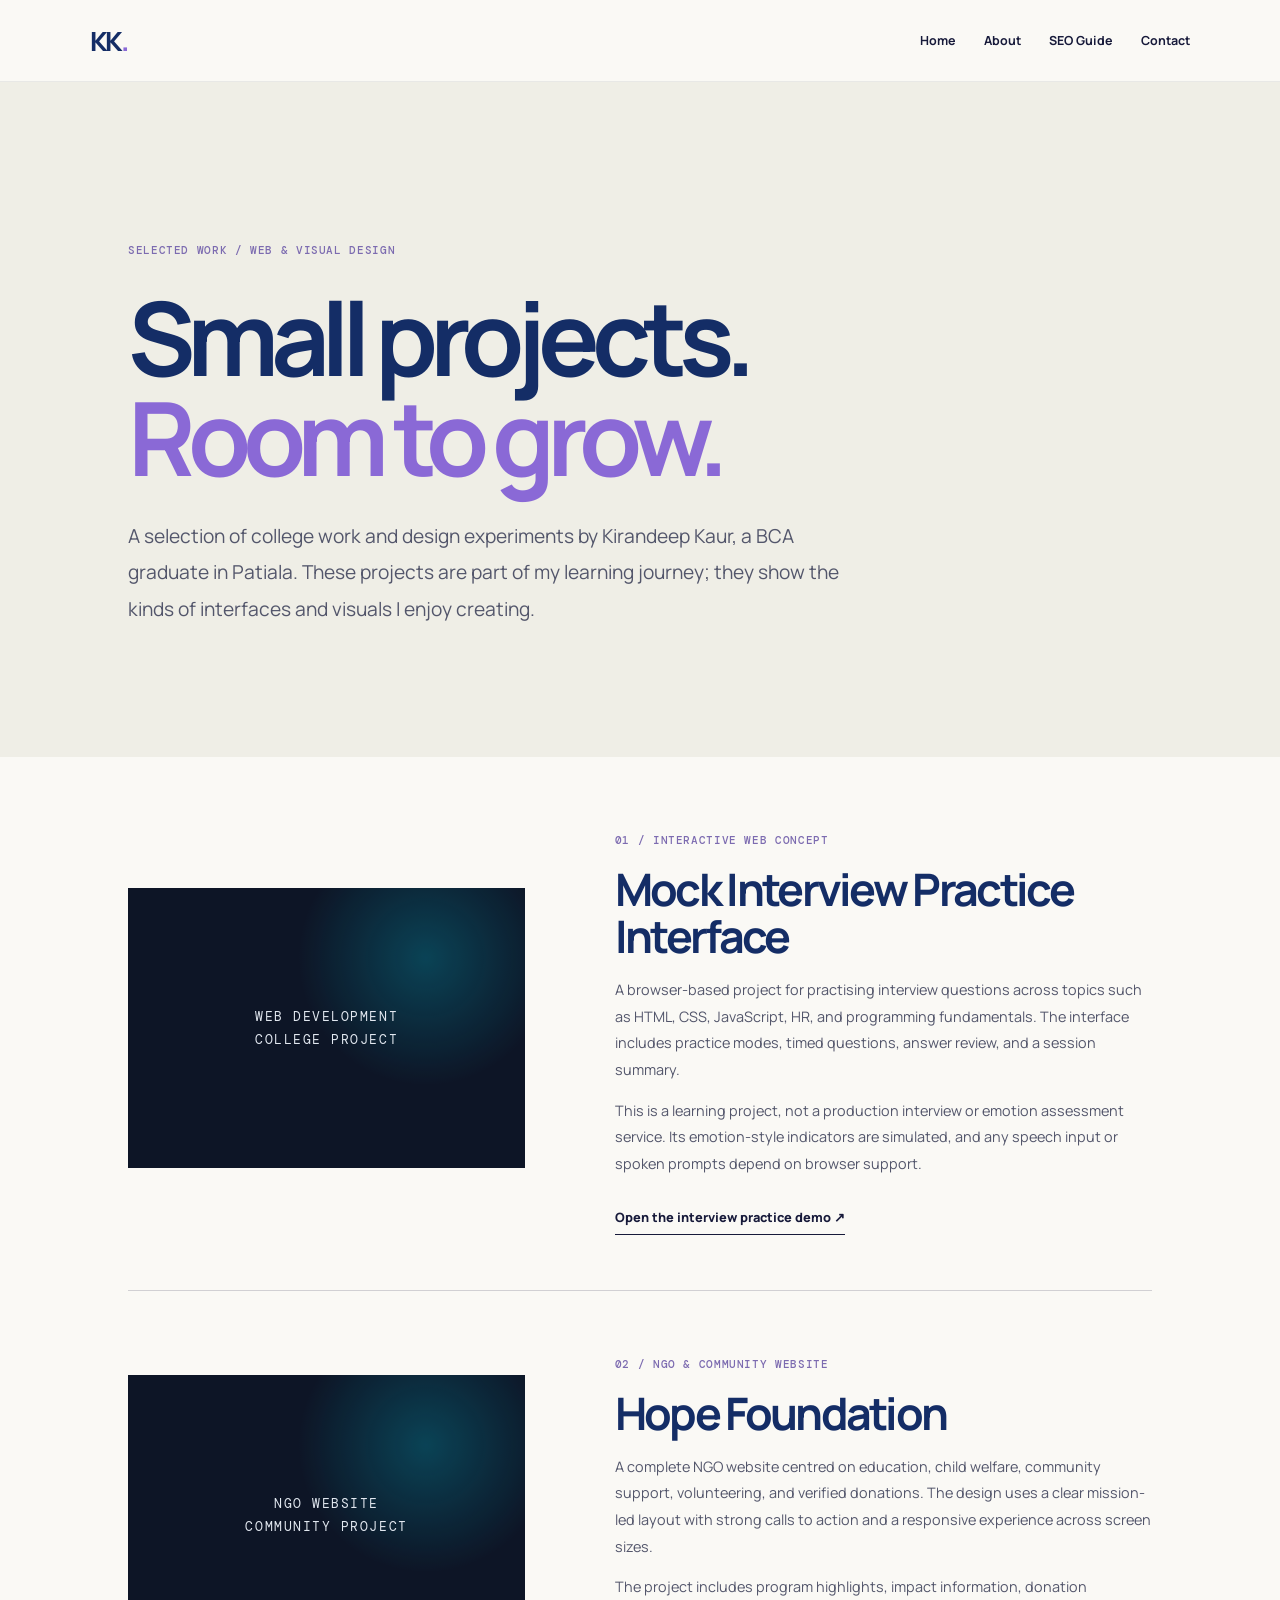
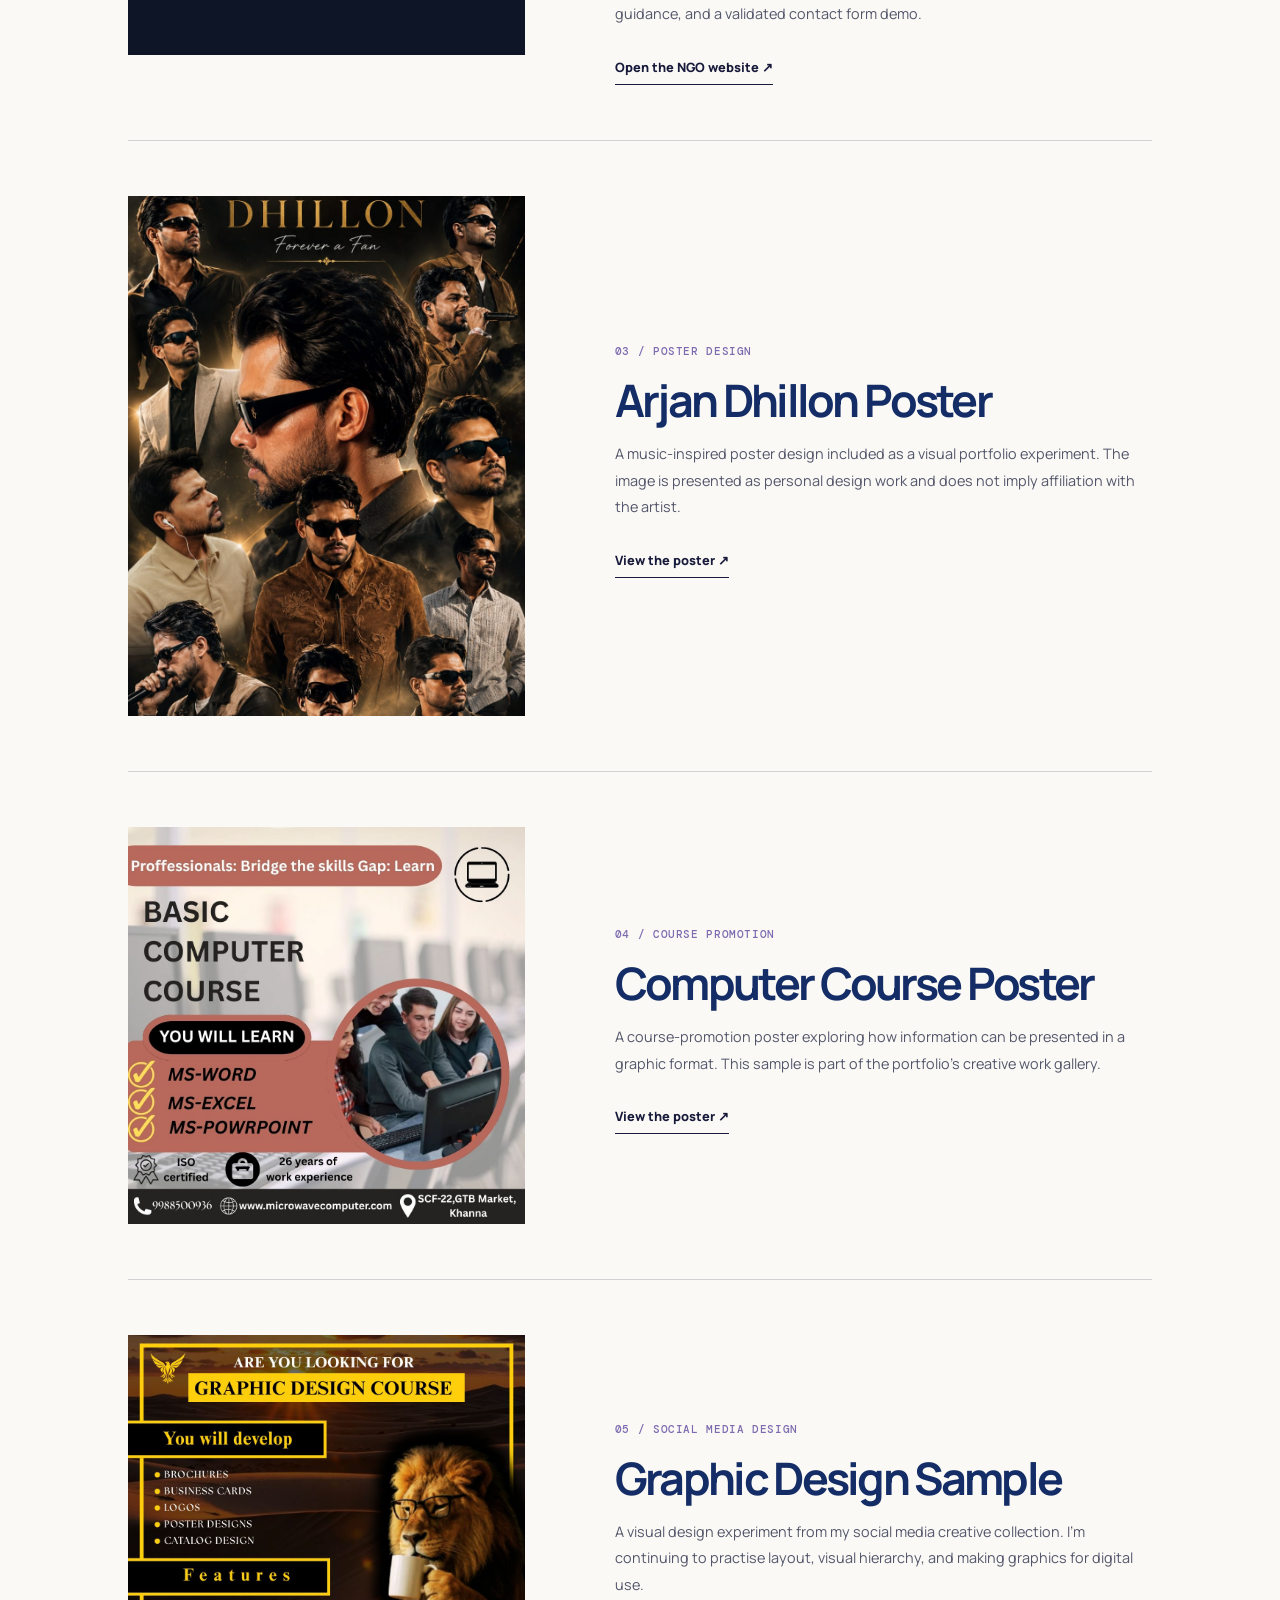
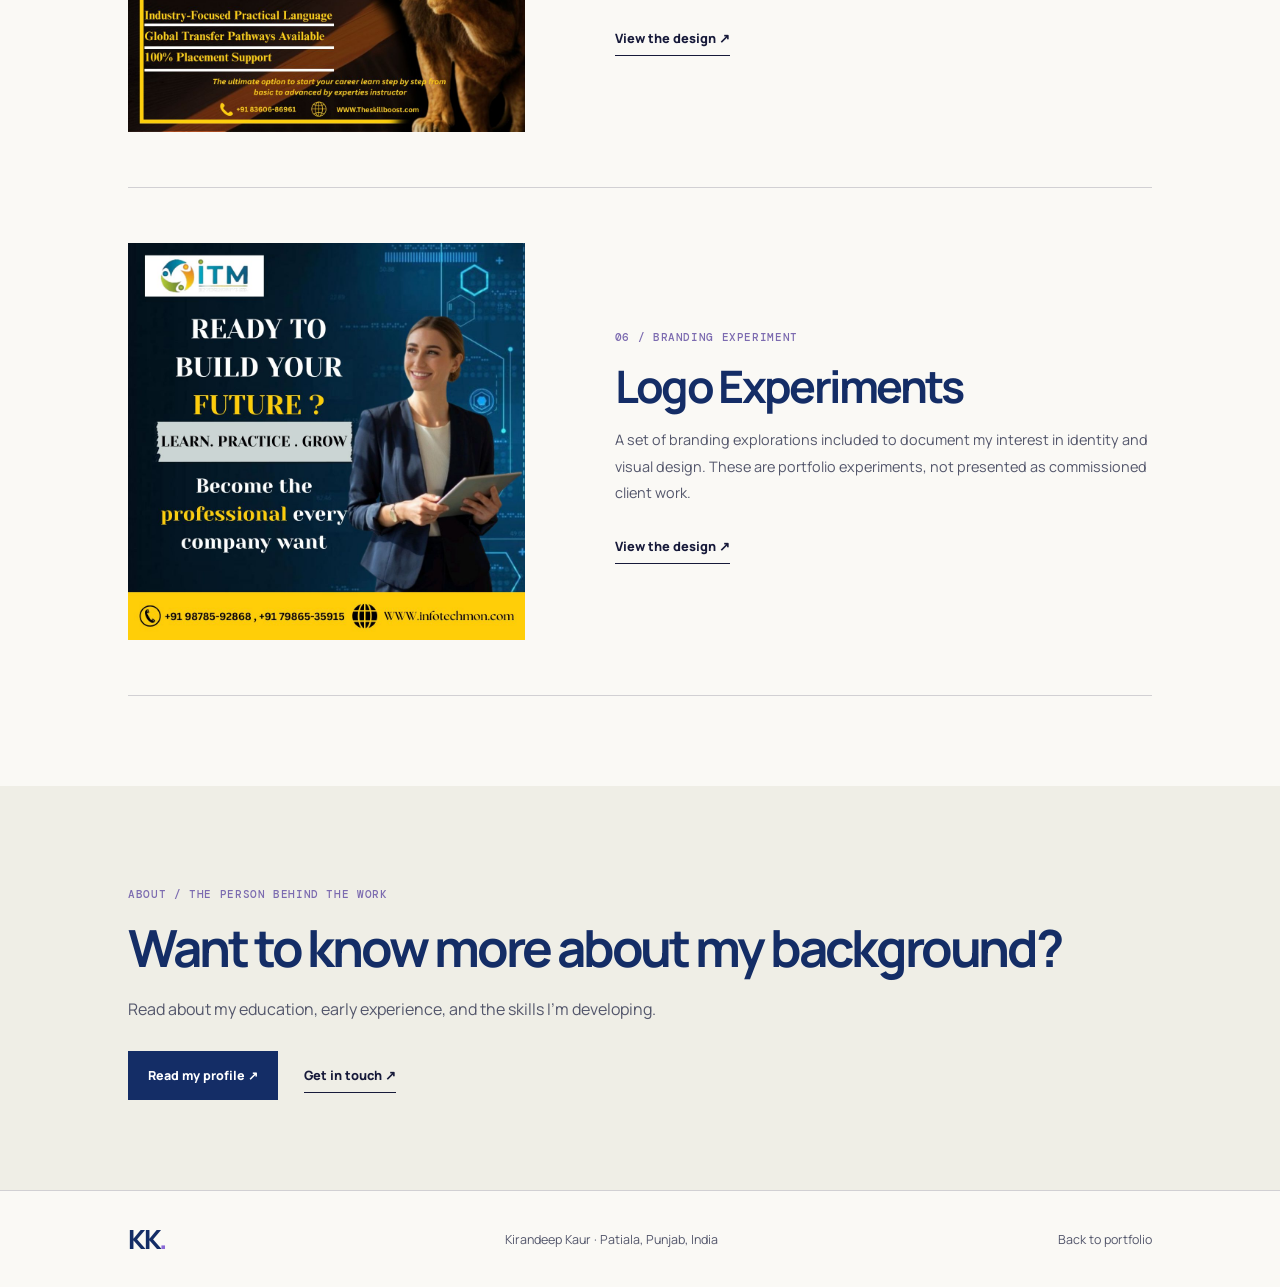
<file: projects.html>
<!DOCTYPE html>
<html lang="en">
<head>
    <meta charset="UTF-8">
    <meta name="viewport" content="width=device-width, initial-scale=1.0">
    <title>Projects &amp; Design Work | Kirandeep Kaur Portfolio</title>
    <meta name="description" content="Explore Kirandeep Kaur’s college web project, poster designs, social media creative, and branding experiments.">
    <link rel="canonical" href="/projects.html">
    <meta property="og:type" content="website">
    <meta property="og:title" content="Projects &amp; Design Work | Kirandeep Kaur Portfolio">
    <meta property="og:description" content="Explore Kirandeep Kaur's college web project, poster designs, social media creative, and branding experiments.">
    <meta name="twitter:card" content="summary">
    <link rel="preconnect" href="https://fonts.googleapis.com">
    <link rel="preconnect" href="https://fonts.gstatic.com" crossorigin>
    <link href="https://fonts.googleapis.com/css2?family=DM+Mono:wght@400;500&family=Manrope:wght@400;500;600;700;800&display=swap" rel="stylesheet">
    <link rel="stylesheet" href="assets/css/style.css">
</head>
<body class="editorial-page">
    <header class="site-header">
        <a href="index.html" class="brand" aria-label="Kirandeep Kaur home">KK<span>.</span></a>
        <nav class="editorial-nav" aria-label="Main navigation">
            <a href="index.html">Home</a>
            <a href="about.html">About</a>
            <a href="seo-practice.html">SEO Guide</a>
            <a href="index.html#contact" class="nav-cta">Contact</a>
        </nav>
    </header>

    <main>
        <section class="editorial-hero">
            <p class="section-index">SELECTED WORK / WEB &amp; VISUAL DESIGN</p>
            <h1>Small projects.<br><span>Room to grow.</span></h1>
            <p class="editorial-lead">
                A selection of college work and design experiments by Kirandeep Kaur,
                a BCA graduate in Patiala. These projects are part of my learning journey;
                they show the kinds of interfaces and visuals I enjoy creating.
            </p>
        </section>

        <section class="editorial-projects" aria-label="Selected projects">
            <article class="editorial-project">
                <div class="editorial-project-image project-image-dark">
                    <span>WEB DEVELOPMENT<br>COLLEGE PROJECT</span>
                </div>
                <div class="editorial-project-copy">
                    <p class="section-index">01 / INTERACTIVE WEB CONCEPT</p>
                    <h2>Mock Interview Practice Interface</h2>
                    <p>
                        A browser-based project for practising interview questions across
                        topics such as HTML, CSS, JavaScript, HR, and programming fundamentals.
                        The interface includes practice modes, timed questions, answer review,
                        and a session summary.
                    </p>
                    <p>
                        This is a learning project, not a production interview or emotion
                        assessment service. Its emotion-style indicators are simulated, and
                        any speech input or spoken prompts depend on browser support.
                    </p>
                    <a class="text-link" href="pages/ai_mockinterview.html">
                        Open the interview practice demo ↗
                    </a>
                </div>
            </article>

            <article class="editorial-project">
                <div class="editorial-project-image project-image-dark">
                    <span>NGO WEBSITE<br>COMMUNITY PROJECT</span>
                </div>
                <div class="editorial-project-copy">
                    <p class="section-index">02 / NGO &amp; COMMUNITY WEBSITE</p>
                    <h2>Hope Foundation</h2>
                    <p>
                        A complete NGO website centred on education, child welfare,
                        community support, volunteering, and verified donations.
                        The design uses a clear mission-led layout with strong calls
                        to action and a responsive experience across screen sizes.
                    </p>
                    <p>
                        The project includes program highlights, impact information,
                        donation guidance, and a validated contact form demo.
                    </p>
                    <a class="text-link" href="ngo%20website/index.html">
                        Open the NGO website ↗
                    </a>
                </div>
            </article>

            <article class="editorial-project">
                <div class="editorial-project-image">
                    <img src="assets/images/arjann.jpeg" alt="Arjan Dhillon poster design from Kirandeep Kaur’s portfolio" loading="lazy">
                </div>
                <div class="editorial-project-copy">
                    <p class="section-index">03 / POSTER DESIGN</p>
                    <h2>Arjan Dhillon Poster</h2>
                    <p>
                        A music-inspired poster design included as a visual portfolio
                        experiment. The image is presented as personal design work and
                        does not imply affiliation with the artist.
                    </p>
                    <a class="text-link" href="assets/images/arjann.jpeg">View the poster ↗</a>
                </div>
            </article>

            <article class="editorial-project">
                <div class="editorial-project-image">
                    <img src="assets/images/computer_course.jpg" alt="Computer course promotional poster design" loading="lazy">
                </div>
                <div class="editorial-project-copy">
                    <p class="section-index">04 / COURSE PROMOTION</p>
                    <h2>Computer Course Poster</h2>
                    <p>
                        A course-promotion poster exploring how information can be
                        presented in a graphic format. This sample is part of the
                        portfolio’s creative work gallery.
                    </p>
                    <a class="text-link" href="assets/images/computer_course.jpg">View the poster ↗</a>
                </div>
            </article>

            <article class="editorial-project">
                <div class="editorial-project-image">
                    <img src="assets/images/graphic-designing.jpg" alt="Graphic design sample for social media" loading="lazy">
                </div>
                <div class="editorial-project-copy">
                    <p class="section-index">05 / SOCIAL MEDIA DESIGN</p>
                    <h2>Graphic Design Sample</h2>
                    <p>
                        A visual design experiment from my social media creative
                        collection. I’m continuing to practise layout, visual hierarchy,
                        and making graphics for digital use.
                    </p>
                    <a class="text-link" href="assets/images/graphic-designing.jpg">View the design ↗</a>
                </div>
            </article>

            <article class="editorial-project">
                <div class="editorial-project-image">
                    <img src="assets/images/brand-design.jpg" alt="Logo and branding design experiment" loading="lazy">
                </div>
                <div class="editorial-project-copy">
                    <p class="section-index">06 / BRANDING EXPERIMENT</p>
                    <h2>Logo Experiments</h2>
                    <p>
                        A set of branding explorations included to document my interest
                        in identity and visual design. These are portfolio experiments,
                        not presented as commissioned client work.
                    </p>
                    <a class="text-link" href="assets/images/brand-design.jpg">View the design ↗</a>
                </div>
            </article>
        </section>

        <section class="editorial-cta">
            <p class="section-index">ABOUT / THE PERSON BEHIND THE WORK</p>
            <h2>Want to know more about my background?</h2>
            <p>Read about my education, early experience, and the skills I’m developing.</p>
            <div class="editorial-actions">
                <a class="button button-dark" href="about.html">Read my profile ↗</a>
                <a class="text-link" href="index.html#contact">Get in touch ↗</a>
            </div>
        </section>
    </main>

    <footer class="editorial-footer">
        <a href="index.html" class="brand">KK<span>.</span></a>
        <p>Kirandeep Kaur · Patiala, Punjab, India</p>
        <a href="index.html">Back to portfolio</a>
    </footer>
</body>
</html>
</file>
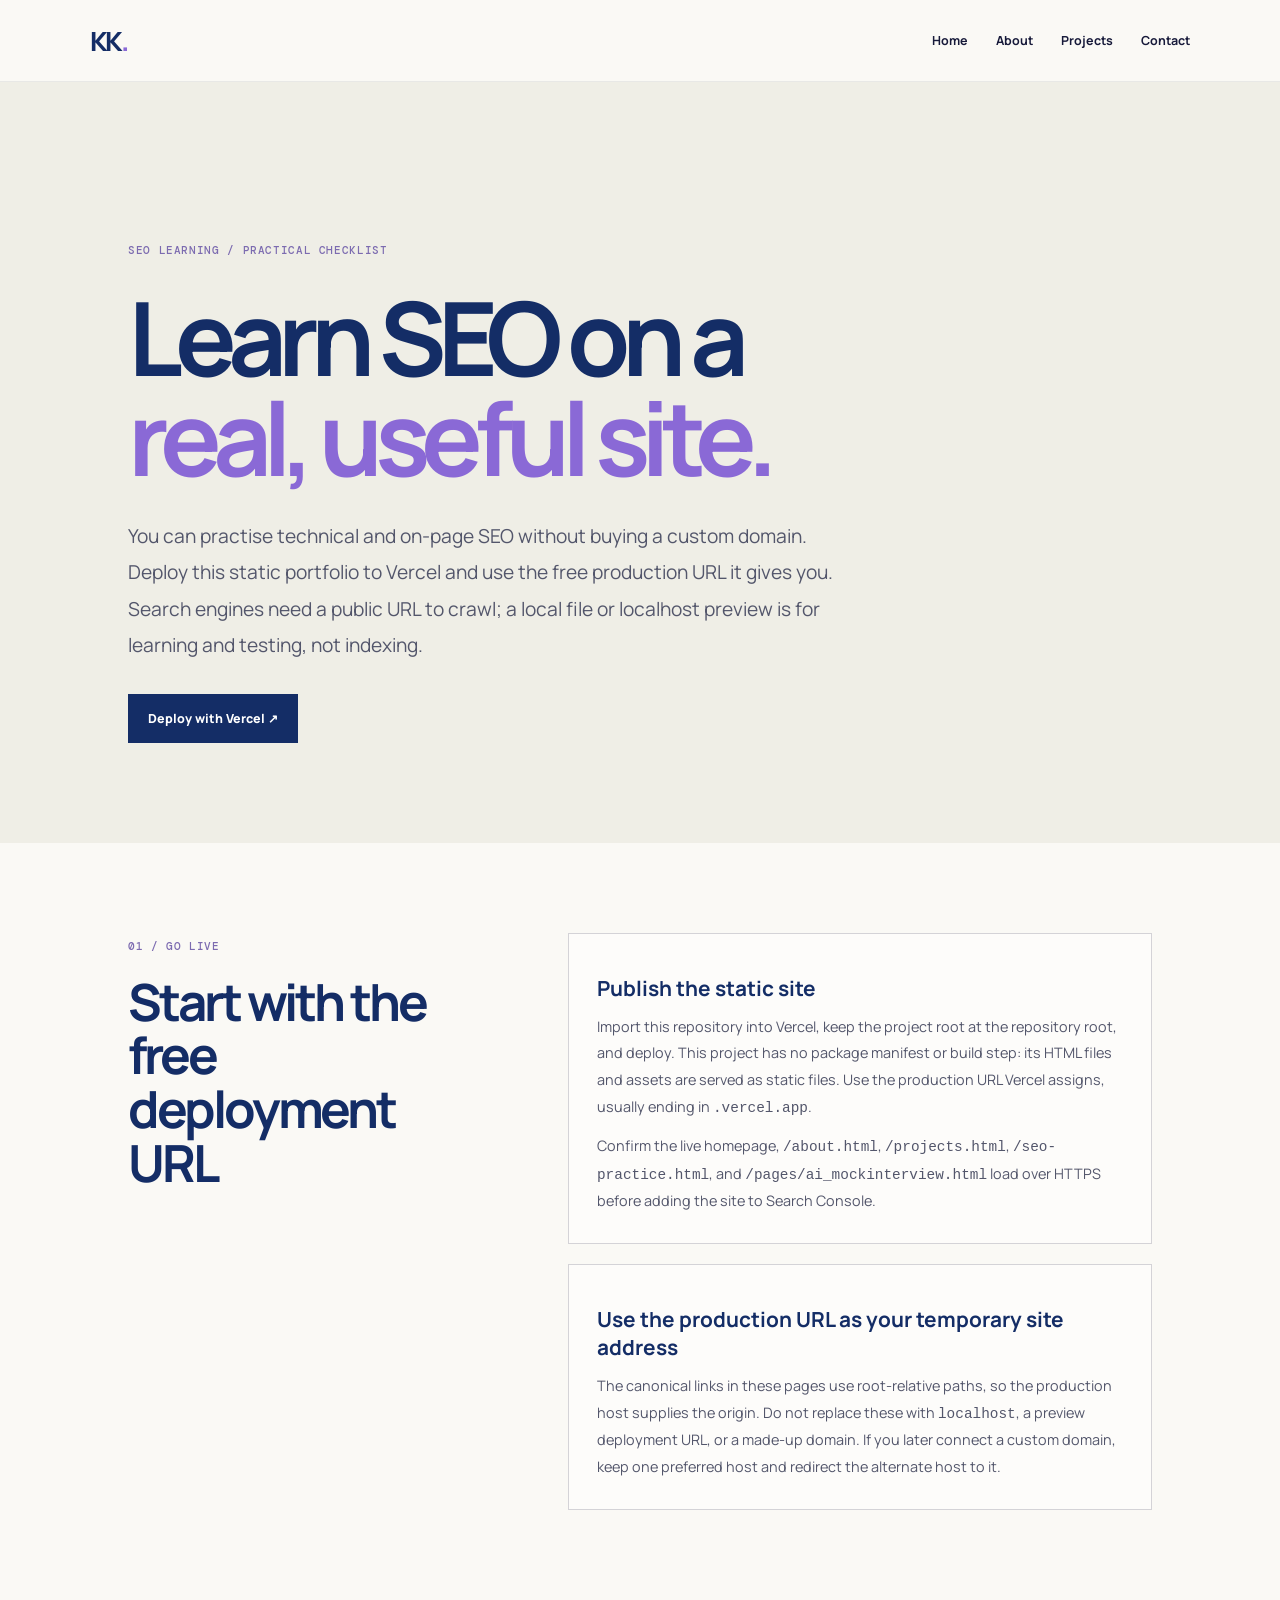
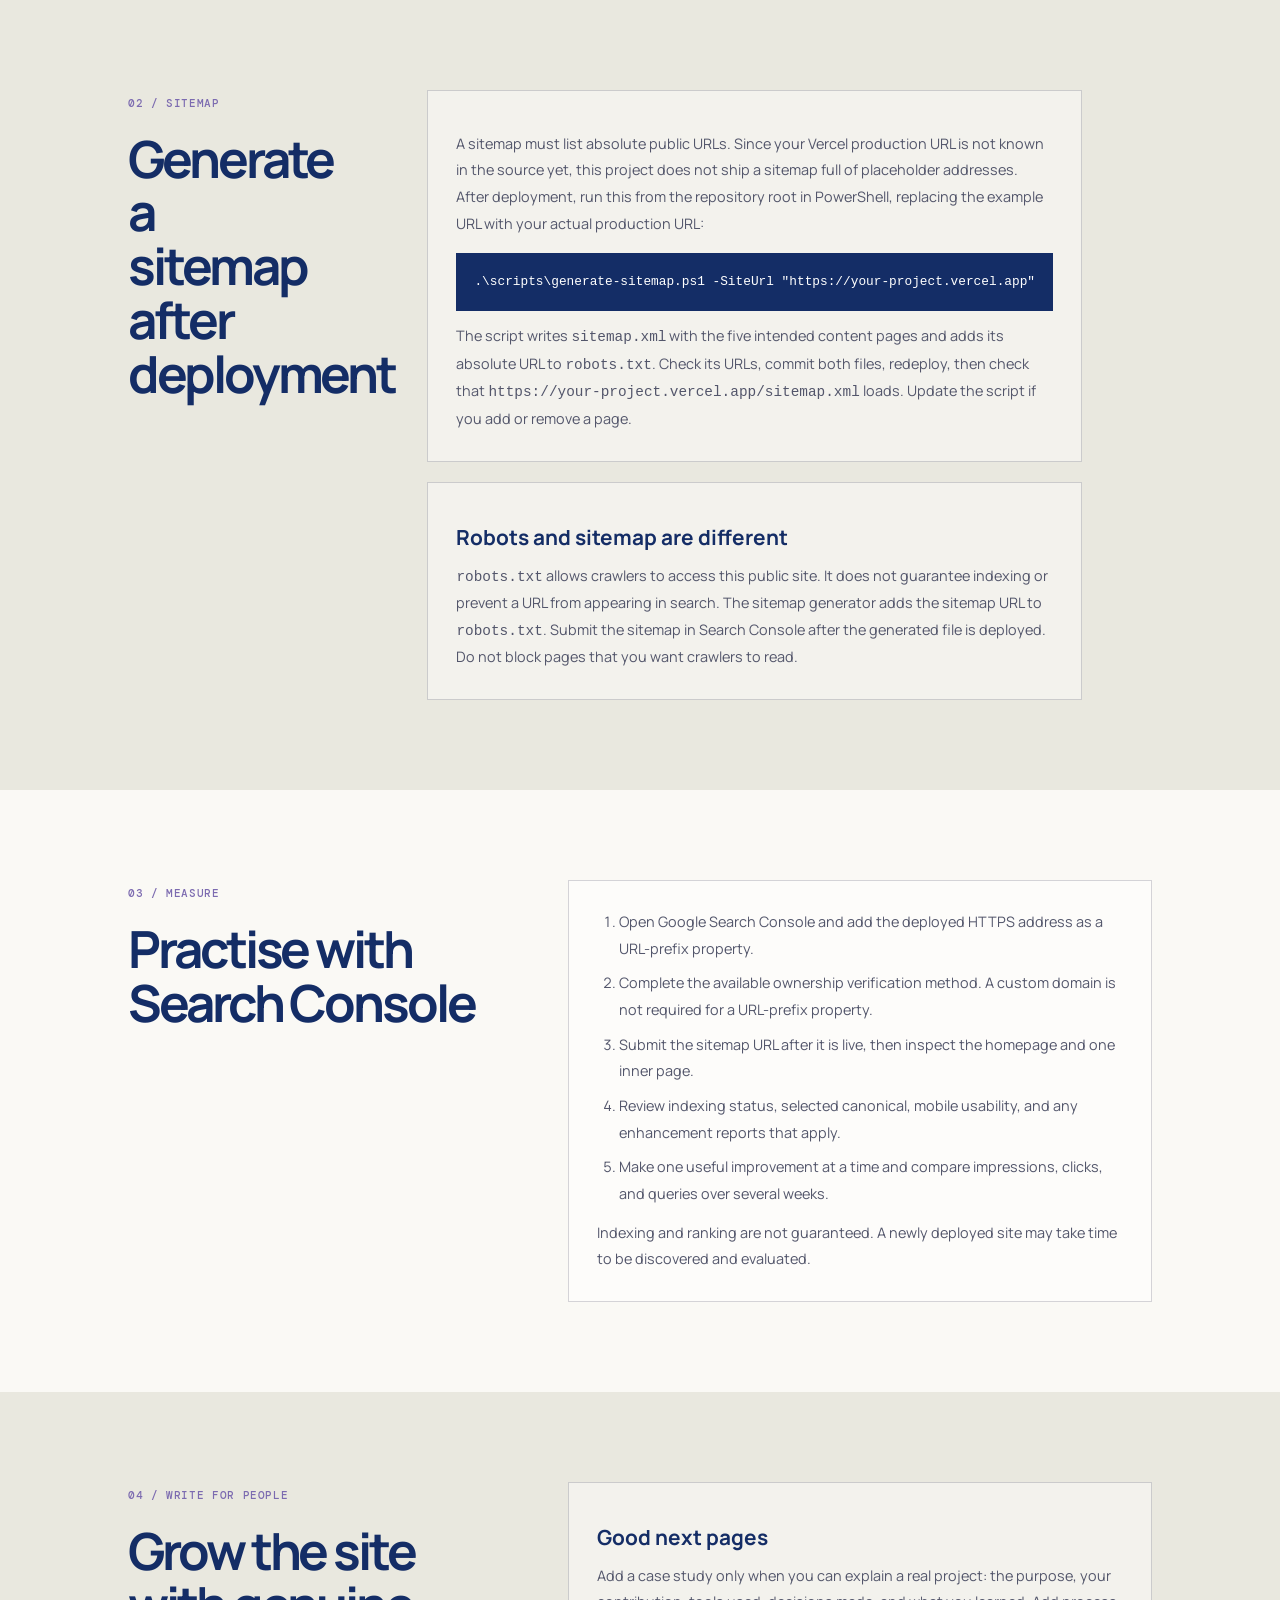
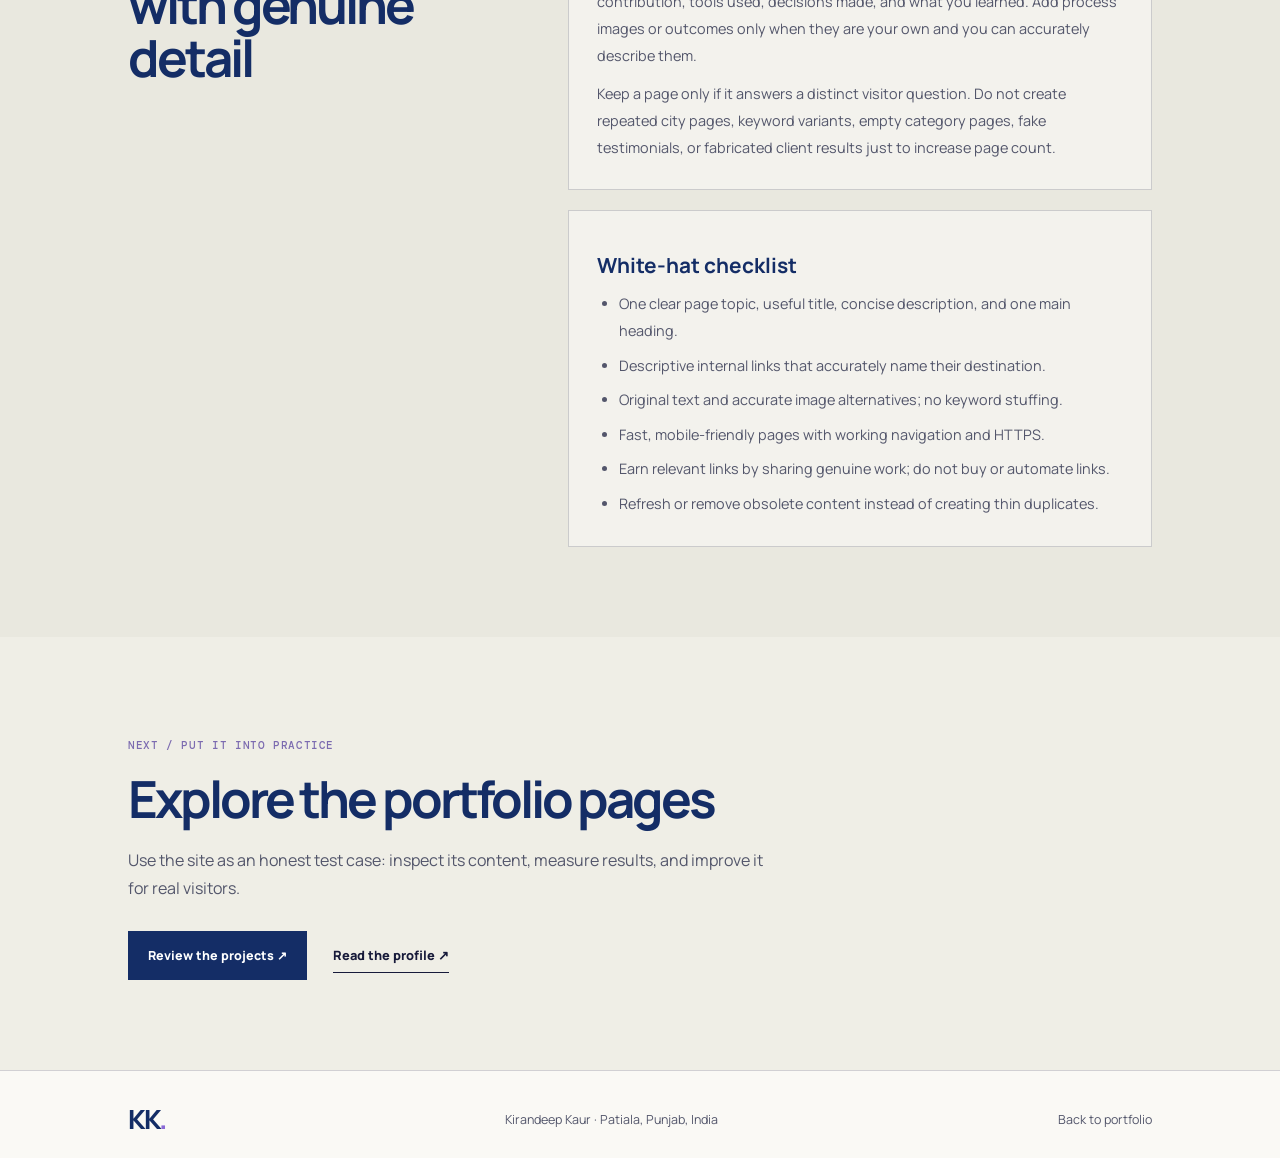
<file: seo-practice.html>
<!DOCTYPE html>
<html lang="en">
<head>
    <meta charset="UTF-8">
    <meta name="viewport" content="width=device-width, initial-scale=1.0">
    <title>SEO Practice Guide | Kirandeep Kaur Portfolio</title>
    <meta name="description" content="A hands-on, white-hat SEO practice guide for this portfolio: metadata, canonical URLs, sitemaps, Search Console, and page quality.">
    <link rel="canonical" href="/seo-practice.html">
    <meta property="og:type" content="article">
    <meta property="og:title" content="SEO Practice Guide | Kirandeep Kaur Portfolio">
    <meta property="og:description" content="Practice practical, user-first SEO on a portfolio hosted with a free Vercel URL.">
    <meta name="twitter:card" content="summary">
    <link rel="preconnect" href="https://fonts.googleapis.com">
    <link rel="preconnect" href="https://fonts.gstatic.com" crossorigin>
    <link href="https://fonts.googleapis.com/css2?family=DM+Mono:wght@400;500&family=Manrope:wght@400;500;600;700;800&display=swap" rel="stylesheet">
    <link rel="stylesheet" href="assets/css/style.css">
</head>
<body class="editorial-page">
    <header class="site-header">
        <a href="index.html" class="brand" aria-label="Kirandeep Kaur home">KK<span>.</span></a>
        <nav class="editorial-nav" aria-label="Main navigation">
            <a href="index.html">Home</a>
            <a href="about.html">About</a>
            <a href="projects.html">Projects</a>
            <a href="index.html#contact" class="nav-cta">Contact</a>
        </nav>
    </header>

    <main>
        <section class="editorial-hero">
            <p class="section-index">SEO LEARNING / PRACTICAL CHECKLIST</p>
            <h1>Learn SEO on a<br><span>real, useful site.</span></h1>
            <p class="editorial-lead">
                You can practise technical and on-page SEO without buying a custom
                domain. Deploy this static portfolio to Vercel and use the free
                production URL it gives you. Search engines need a public URL to crawl;
                a local file or localhost preview is for learning and testing, not indexing.
            </p>
            <a class="button button-dark" href="https://vercel.com/new" target="_blank" rel="noopener noreferrer">
                Deploy with Vercel ↗
            </a>
        </section>

        <section class="editorial-section" aria-labelledby="setup-heading">
            <div class="editorial-heading">
                <span class="section-index">01 / GO LIVE</span>
                <h2 id="setup-heading">Start with the free deployment URL</h2>
            </div>
            <div class="editorial-copy">
                <article class="editorial-card">
                    <h3>Publish the static site</h3>
                    <p>
                        Import this repository into Vercel, keep the project root at the
                        repository root, and deploy. This project has no package manifest
                        or build step: its HTML files and assets are served as static files.
                        Use the production URL Vercel assigns, usually ending in
                        <code>.vercel.app</code>.
                    </p>
                    <p>
                        Confirm the live homepage, <code>/about.html</code>,
                        <code>/projects.html</code>, <code>/seo-practice.html</code>, and
                        <code>/pages/ai_mockinterview.html</code> load over HTTPS before
                        adding the site to Search Console.
                    </p>
                </article>
                <article class="editorial-card">
                    <h3>Use the production URL as your temporary site address</h3>
                    <p>
                        The canonical links in these pages use root-relative paths, so the
                        production host supplies the origin. Do not replace these with
                        <code>localhost</code>, a preview deployment URL, or a made-up
                        domain. If you later connect a custom domain, keep one preferred
                        host and redirect the alternate host to it.
                    </p>
                </article>
            </div>
        </section>

        <section class="editorial-section section-light" aria-labelledby="sitemap-heading">
            <div class="editorial-heading">
                <span class="section-index">02 / SITEMAP</span>
                <h2 id="sitemap-heading">Generate a sitemap after deployment</h2>
            </div>
            <div class="editorial-copy">
                <article class="editorial-card">
                    <p>
                        A sitemap must list absolute public URLs. Since your Vercel
                        production URL is not known in the source yet, this project does
                        not ship a sitemap full of placeholder addresses. After deployment,
                        run this from the repository root in PowerShell, replacing the
                        example URL with your actual production URL:
                    </p>
                    <pre><code>.\scripts\generate-sitemap.ps1 -SiteUrl "https://your-project.vercel.app"</code></pre>
                    <p>
                        The script writes <code>sitemap.xml</code> with the five intended
                        content pages and adds its absolute URL to <code>robots.txt</code>.
                        Check its URLs, commit both files, redeploy, then check that
                        <code>https://your-project.vercel.app/sitemap.xml</code> loads.
                        Update the script if you add or remove a page.
                    </p>
                </article>
                <article class="editorial-card">
                    <h3>Robots and sitemap are different</h3>
                    <p>
                        <code>robots.txt</code> allows crawlers to access this public site.
                        It does not guarantee indexing or prevent a URL from appearing in
                        search.                         The sitemap generator adds the sitemap URL to
                        <code>robots.txt</code>. Submit the sitemap in Search Console
                        after the generated file is deployed. Do not block pages that
                        you want crawlers to read.
                    </p>
                </article>
            </div>
        </section>

        <section class="editorial-section" aria-labelledby="search-console-heading">
            <div class="editorial-heading">
                <span class="section-index">03 / MEASURE</span>
                <h2 id="search-console-heading">Practise with Search Console</h2>
            </div>
            <div class="editorial-copy">
                <article class="editorial-card">
                    <ol>
                        <li>Open Google Search Console and add the deployed HTTPS address as a URL-prefix property.</li>
                        <li>Complete the available ownership verification method. A custom domain is not required for a URL-prefix property.</li>
                        <li>Submit the sitemap URL after it is live, then inspect the homepage and one inner page.</li>
                        <li>Review indexing status, selected canonical, mobile usability, and any enhancement reports that apply.</li>
                        <li>Make one useful improvement at a time and compare impressions, clicks, and queries over several weeks.</li>
                    </ol>
                    <p>
                        Indexing and ranking are not guaranteed. A newly deployed site may
                        take time to be discovered and evaluated.
                    </p>
                </article>
            </div>
        </section>

        <section class="editorial-section section-light" aria-labelledby="content-heading">
            <div class="editorial-heading">
                <span class="section-index">04 / WRITE FOR PEOPLE</span>
                <h2 id="content-heading">Grow the site with genuine detail</h2>
            </div>
            <div class="editorial-copy">
                <article class="editorial-card">
                    <h3>Good next pages</h3>
                    <p>
                        Add a case study only when you can explain a real project: the
                        purpose, your contribution, tools used, decisions made, and what
                        you learned. Add process images or outcomes only when they are
                        your own and you can accurately describe them.
                    </p>
                    <p>
                        Keep a page only if it answers a distinct visitor question. Do
                        not create repeated city pages, keyword variants, empty category
                        pages, fake testimonials, or fabricated client results just to
                        increase page count.
                    </p>
                </article>
                <article class="editorial-card">
                    <h3>White-hat checklist</h3>
                    <ul>
                        <li>One clear page topic, useful title, concise description, and one main heading.</li>
                        <li>Descriptive internal links that accurately name their destination.</li>
                        <li>Original text and accurate image alternatives; no keyword stuffing.</li>
                        <li>Fast, mobile-friendly pages with working navigation and HTTPS.</li>
                        <li>Earn relevant links by sharing genuine work; do not buy or automate links.</li>
                        <li>Refresh or remove obsolete content instead of creating thin duplicates.</li>
                    </ul>
                </article>
            </div>
        </section>

        <section class="editorial-cta">
            <p class="section-index">NEXT / PUT IT INTO PRACTICE</p>
            <h2>Explore the portfolio pages</h2>
            <p>Use the site as an honest test case: inspect its content, measure results, and improve it for real visitors.</p>
            <div class="editorial-actions">
                <a class="button button-dark" href="projects.html">Review the projects ↗</a>
                <a class="text-link" href="about.html">Read the profile ↗</a>
            </div>
        </section>
    </main>

    <footer class="editorial-footer">
        <a href="index.html" class="brand">KK<span>.</span></a>
        <p>Kirandeep Kaur · Patiala, Punjab, India</p>
        <a href="index.html">Back to portfolio</a>
    </footer>
</body>
</html>
</file>
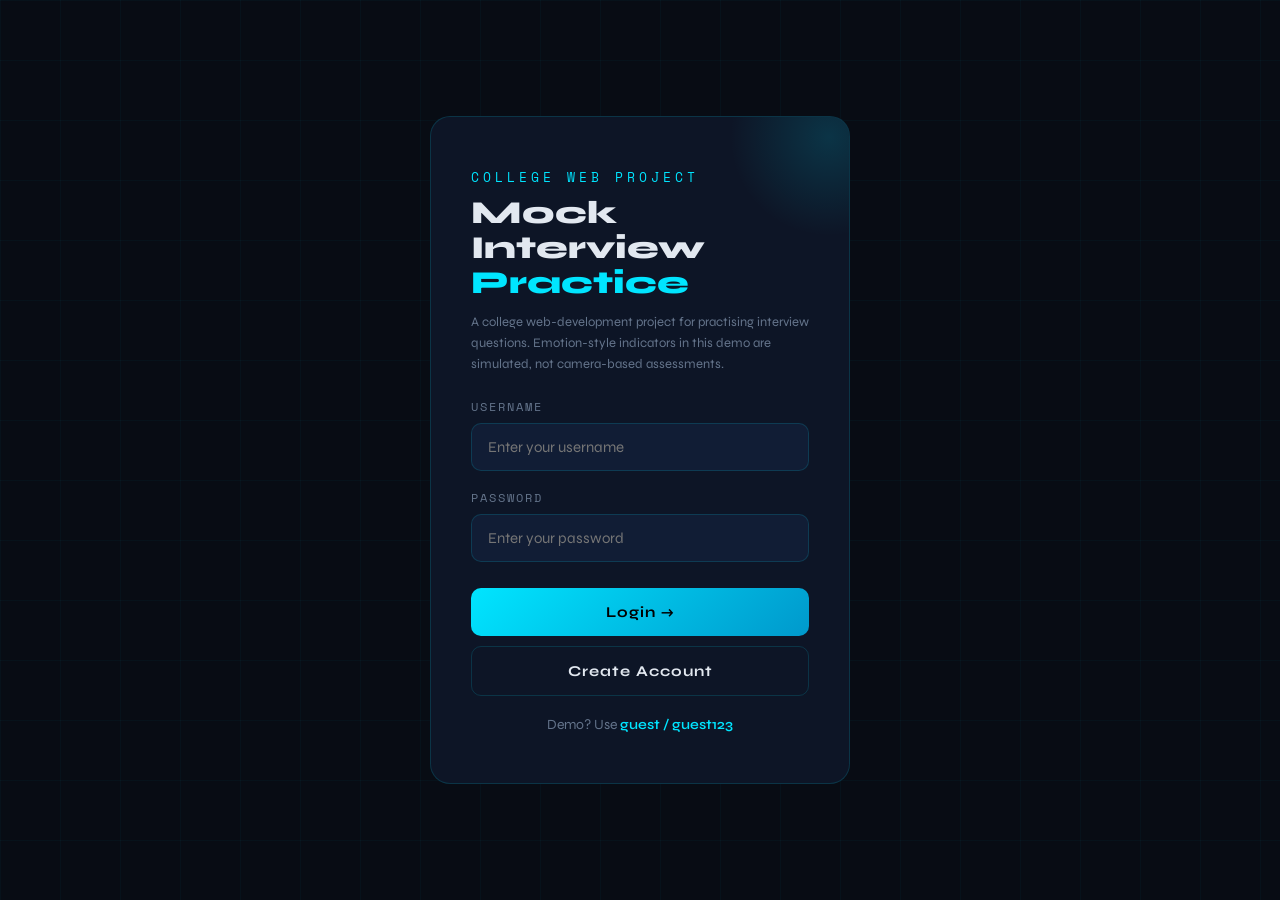
<file: pages/ai_mockinterview.html>
<!DOCTYPE html>
<html lang="en">
<head>
<meta charset="UTF-8">
<meta name="viewport" content="width=device-width, initial-scale=1.0">
<meta name="mobile-web-app-capable" content="yes">
<meta name="apple-mobile-web-app-capable" content="yes">
<title>Mock Interview Practice Project | Kirandeep Kaur</title>
<meta name="description" content="Explore Kirandeep Kaur’s college web project: a browser-based mock interview practice interface with topic-based questions and session summaries.">
<link rel="canonical" href="/pages/ai_mockinterview.html">
<meta property="og:type" content="website">
<meta property="og:title" content="Mock Interview Practice Project | Kirandeep Kaur">
<meta property="og:description" content="Explore a browser-based college project for practising interview questions by topic.">
<meta name="twitter:card" content="summary">
<link href="https://fonts.googleapis.com/css2?family=Space+Mono:wght@400;700&family=Syne:wght@400;600;700;800&display=swap" rel="stylesheet">
<style>
  :root {
    --bg: #080c14;
    --surface: #0d1526;
    --surface2: #111d35;
    --surface3: #0a1020;
    --accent: #00e5ff;
    --accent2: #7c3aed;
    --green: #00ffa3;
    --red: #ff4d6d;
    --yellow: #ffd60a;
    --orange: #ff9f43;
    --text: #e2e8f0;
    --muted: #64748b;
    --border: rgba(0,229,255,0.15);
    --border2: rgba(124,58,237,0.2);
  }

  * { margin:0; padding:0; box-sizing:border-box; -webkit-tap-highlight-color:transparent; }

  body {
    font-family: 'Syne', sans-serif;
    background: var(--bg);
    color: var(--text);
    min-height: 100vh;
    overflow-x: hidden;
    -webkit-font-smoothing: antialiased;
  }

  body::before {
    content:'';
    position:fixed;
    inset:0;
    background-image:
      linear-gradient(rgba(0,229,255,0.03) 1px, transparent 1px),
      linear-gradient(90deg, rgba(0,229,255,0.03) 1px, transparent 1px);
    background-size:60px 60px;
    pointer-events:none;
    z-index:0;
  }

  .page { display:none; position:relative; z-index:1; }
  .page.active { display:flex; }

  /* ── LOGIN ── */
  #loginPage {
    min-height:100vh;
    align-items:center;
    justify-content:center;
    flex-direction:column;
  }

  .login-box {
    background: var(--surface);
    border: 1px solid var(--border);
    border-radius: 20px;
    padding: 50px 40px;
    width: 420px;
    max-width: 95vw;
    position:relative;
    overflow:hidden;
  }

  .login-box::before {
    content:'';
    position:absolute;
    top:-80px; right:-80px;
    width:200px; height:200px;
    background: radial-gradient(circle, rgba(0,229,255,0.15), transparent 70%);
    border-radius:50%;
  }

  .logo { font-family:'Space Mono',monospace; font-size:13px; letter-spacing:4px; color:var(--accent); text-transform:uppercase; margin-bottom:8px; }
  .login-box h1 { font-size:32px; font-weight:800; line-height:1.1; margin-bottom:32px; }
  .login-box h1 span { color:var(--accent); }

  .field { margin-bottom:18px; }
  .field label { display:block; font-size:12px; letter-spacing:2px; text-transform:uppercase; color:var(--muted); margin-bottom:8px; font-family:'Space Mono',monospace; }
  .field input, .field select {
    width:100%; background:var(--surface2); border:1px solid var(--border); border-radius:10px;
    padding:14px 16px; color:var(--text); font-family:'Syne',sans-serif; font-size:15px; outline:none; transition:border-color 0.3s;
  }
  .field input:focus, .field select:focus { border-color:var(--accent); box-shadow:0 0 0 3px rgba(0,229,255,0.1); }
  .field select { cursor:pointer; }

  .btn { width:100%; padding:15px; border:none; border-radius:10px; font-family:'Syne',sans-serif; font-size:15px; font-weight:700; cursor:pointer; transition:all 0.3s; letter-spacing:1px; min-height:48px; touch-action:manipulation; }
  .btn-primary { background:linear-gradient(135deg, var(--accent), #0099cc); color:#000; margin-top:8px; }
  .btn-primary:hover { transform:translateY(-2px); box-shadow:0 8px 25px rgba(0,229,255,0.35); }
  .btn-outline { background:transparent; border:1px solid var(--border); color:var(--text); margin-top:10px; }
  .btn-outline:hover { border-color:var(--accent); color:var(--accent); }

  .switch-link { text-align:center; margin-top:20px; font-size:14px; color:var(--muted); }
  .switch-link span { color:var(--accent); cursor:pointer; font-weight:600; }

  .error-msg { background:rgba(255,77,109,0.15); border:1px solid rgba(255,77,109,0.3); border-radius:8px; padding:10px 14px; font-size:13px; color:var(--red); margin-bottom:16px; display:none; }

  /* ── DASHBOARD ── */
  #dashPage { min-height:100vh; flex-direction:column; padding:30px; overflow-y:auto; }

  .topbar { display:flex; align-items:center; justify-content:space-between; margin-bottom:40px; flex-wrap:wrap; gap:12px; }
  .topbar .logo-mark { font-family:'Space Mono',monospace; color:var(--accent); font-size:14px; letter-spacing:3px; }

  .user-chip { display:flex; align-items:center; gap:10px; background:var(--surface); border:1px solid var(--border); border-radius:30px; padding:8px 16px 8px 8px; }
  .avatar { width:32px; height:32px; border-radius:50%; background:linear-gradient(135deg, var(--accent), var(--accent2)); display:flex; align-items:center; justify-content:center; font-weight:800; font-size:13px; color:#000; }

  .dash-grid { display:grid; grid-template-columns:1fr 1fr 1fr; gap:20px; max-width:1100px; margin:0 auto 40px; width:100%; }
  .stat-card { background:var(--surface); border:1px solid var(--border); border-radius:16px; padding:28px; position:relative; overflow:hidden; }
  .stat-card::after { content:''; position:absolute; bottom:-30px; right:-30px; width:100px; height:100px; border-radius:50%; background:radial-gradient(circle, rgba(0,229,255,0.08), transparent 70%); }
  .stat-num { font-size:42px; font-weight:800; color:var(--accent); font-family:'Space Mono',monospace; }
  .stat-label { color:var(--muted); font-size:13px; letter-spacing:1px; margin-top:4px; }

  .dash-actions { display:flex; gap:16px; max-width:1100px; margin:0 auto; width:100%; flex-wrap:wrap; }
  .action-card { flex:1; min-width:220px; background:var(--surface); border:1px solid var(--border); border-radius:16px; padding:30px; cursor:pointer; transition:all 0.3s; position:relative; overflow:hidden; }
  .action-card:hover { border-color:var(--accent); transform:translateY(-4px); box-shadow:0 12px 40px rgba(0,229,255,0.1); }
  .action-icon { font-size:36px; margin-bottom:14px; }
  .action-card h3 { font-size:18px; font-weight:700; margin-bottom:8px; }
  .action-card p { color:var(--muted); font-size:13px; line-height:1.5; }

  .history-section { max-width:1100px; margin:40px auto 0; width:100%; }
  .section-title { font-family:'Space Mono',monospace; font-size:11px; letter-spacing:3px; text-transform:uppercase; color:var(--muted); margin-bottom:16px; }
  .history-list { display:flex; flex-direction:column; gap:10px; }
  .history-item { background:var(--surface); border:1px solid var(--border); border-radius:12px; padding:16px 20px; display:flex; justify-content:space-between; align-items:center; flex-wrap:wrap; gap:8px; }
  .score-badge { font-family:'Space Mono',monospace; font-size:13px; padding:4px 12px; border-radius:20px; background:rgba(0,255,163,0.1); color:var(--green); border:1px solid rgba(0,255,163,0.2); }

  /* ── INTERVIEW PAGE ── */
  #interviewPage { min-height:100vh; flex-direction:column; padding:20px; overflow-y:auto; }

  .interview-layout { display:grid; grid-template-columns:340px 1fr; gap:20px; max-width:1300px; margin:0 auto; width:100%; flex:1; }

  .video-panel { display:flex; flex-direction:column; gap:14px; }

  .video-wrapper { position:relative; background:var(--surface); border:1px solid var(--border); border-radius:16px; overflow:hidden; aspect-ratio:4/3; }
  .video-wrapper video { width:100%; height:100%; object-fit:cover; display:block; transform:scaleX(-1); }
  .video-label { position:absolute; bottom:10px; left:10px; background:rgba(0,0,0,0.6); border-radius:6px; padding:4px 10px; font-size:11px; font-family:'Space Mono',monospace; color:var(--accent); letter-spacing:1px; }
  .rec-dot { position:absolute; top:12px; right:12px; width:10px; height:10px; border-radius:50%; background:var(--red); animation:blink 1s infinite; }

  /* Emotion Meter */
  .emotion-panel {
    background:var(--surface);
    border:1px solid var(--border2);
    border-radius:14px;
    padding:14px 16px;
  }

  .emotion-title {
    font-family:'Space Mono',monospace;
    font-size:10px;
    letter-spacing:2px;
    color:var(--accent2);
    text-transform:uppercase;
    margin-bottom:10px;
    display:flex;
    align-items:center;
    gap:6px;
  }

  .emotion-bars { display:flex; flex-direction:column; gap:7px; }

  .emotion-row {
    display:flex;
    align-items:center;
    gap:8px;
    font-size:11px;
    color:var(--muted);
    font-family:'Space Mono',monospace;
  }

  .emotion-row span:first-child { width:70px; font-size:11px; }

  .ebar-bg { flex:1; height:6px; background:var(--surface2); border-radius:3px; overflow:hidden; }

  .ebar-fill { height:100%; border-radius:3px; transition:width 0.6s ease; }

  .emotion-label {
    margin-top:10px;
    text-align:center;
    font-size:12px;
    font-weight:700;
    padding:5px 10px;
    border-radius:8px;
    background:rgba(124,58,237,0.1);
    color:#c4b5fd;
    font-family:'Space Mono',monospace;
    letter-spacing:1px;
  }

  /* AI Face */
  .ai-face { background:var(--surface); border:1px solid var(--border); border-radius:16px; padding:20px; text-align:center; }
  .ai-orb { width:80px; height:80px; border-radius:50%; background:linear-gradient(135deg, var(--accent2), var(--accent)); margin:0 auto 14px; display:flex; align-items:center; justify-content:center; font-size:32px; box-shadow:0 0 30px rgba(0,229,255,0.3); animation:pulse 2.5s ease-in-out infinite; }
  @keyframes pulse { 0%,100%{ box-shadow:0 0 20px rgba(0,229,255,0.2); } 50%{ box-shadow:0 0 50px rgba(0,229,255,0.5); } }
  .ai-orb.speaking { animation:speak-pulse 0.5s ease-in-out infinite alternate; }
  @keyframes speak-pulse { from{transform:scale(1);} to{transform:scale(1.08);} }
  .ai-status { font-size:12px; color:var(--muted); font-family:'Space Mono',monospace; letter-spacing:1px; }

  /* Hint box */
  .hint-panel {
    background:rgba(255,159,67,0.07);
    border:1px solid rgba(255,159,67,0.2);
    border-radius:12px;
    padding:12px 14px;
    font-size:12px;
    color:var(--orange);
    line-height:1.5;
    display:none;
  }

  .hint-panel.show { display:block; animation:fadeUp 0.3s ease; }

  /* Progress */
  .progress-wrap { background:var(--surface); border:1px solid var(--border); border-radius:12px; padding:14px; }
  .progress-info { display:flex; justify-content:space-between; font-size:12px; color:var(--muted); font-family:'Space Mono',monospace; margin-bottom:10px; }
  .progress-bar { height:6px; background:var(--surface2); border-radius:3px; overflow:hidden; }
  .progress-fill { height:100%; background:linear-gradient(90deg, var(--accent), var(--green)); border-radius:3px; transition:width 0.5s ease; }

  /* Timer bar */
  .timer-wrap { background:var(--surface); border:1px solid var(--border); border-radius:10px; padding:10px 14px; display:flex; align-items:center; gap:10px; }
  .timer-label { font-family:'Space Mono',monospace; font-size:11px; color:var(--muted); }
  .timer-num { font-family:'Space Mono',monospace; font-size:20px; font-weight:700; color:var(--accent); min-width:40px; }
  .timer-bar-bg { flex:1; height:5px; background:var(--surface2); border-radius:3px; overflow:hidden; }
  .timer-bar-fill { height:100%; border-radius:3px; transition:width 0.9s linear; }

  /* Chat Panel */
  .chat-panel { display:flex; flex-direction:column; gap:14px; }
  .chat-header { display:flex; justify-content:space-between; align-items:center; flex-wrap:wrap; gap:8px; }
  .chat-title { font-size:18px; font-weight:700; }
  .q-counter { font-family:'Space Mono',monospace; font-size:12px; color:var(--accent); background:rgba(0,229,255,0.08); border:1px solid rgba(0,229,255,0.15); border-radius:20px; padding:5px 14px; }

  #chat {
    flex:1; background:var(--surface); border:1px solid var(--border); border-radius:16px; padding:20px;
    overflow-y:auto; max-height:350px; min-height:200px; display:flex; flex-direction:column; gap:14px; scroll-behavior:smooth;
  }

  .msg { max-width:82%; border-radius:12px; padding:12px 16px; font-size:14px; line-height:1.6; animation:fadeUp 0.3s ease; }
  @keyframes fadeUp { from{opacity:0;transform:translateY(10px)} to{opacity:1;transform:translateY(0)} }

  .msg.ai { background:var(--surface2); border:1px solid var(--border); align-self:flex-start; border-bottom-left-radius:4px; }
  .msg.user { background:rgba(0,229,255,0.1); border:1px solid rgba(0,229,255,0.2); align-self:flex-end; border-bottom-right-radius:4px; }
  .msg.correct-feedback { background:rgba(0,255,163,0.08); border:1px solid rgba(0,255,163,0.2); align-self:flex-start; color:var(--green); font-size:13px; }
  .msg.wrong-feedback { background:rgba(255,77,109,0.08); border:1px solid rgba(255,77,109,0.2); align-self:flex-start; font-size:13px; }
  .msg.ai-analysis { background:rgba(124,58,237,0.1); border:1px solid rgba(124,58,237,0.25); align-self:flex-start; font-size:13px; color:#c4b5fd; max-width:95%; }
  .msg.system { background:rgba(255,214,10,0.07); border:1px solid rgba(255,214,10,0.15); align-self:center; font-size:12px; color:var(--yellow); text-align:center; max-width:90%; font-family:'Space Mono',monospace; letter-spacing:0.5px; }

  .msg-label { font-size:10px; letter-spacing:1.5px; text-transform:uppercase; color:var(--muted); margin-bottom:6px; font-family:'Space Mono',monospace; }

  .typing-indicator {
    display:flex; gap:4px; padding:14px 16px; align-self:flex-start;
    background:var(--surface2); border:1px solid var(--border); border-radius:12px; border-bottom-left-radius:4px;
    animation:fadeUp 0.3s ease;
  }

  .typing-dot { width:6px; height:6px; border-radius:50%; background:var(--muted); animation:typingBounce 1.2s infinite; }
  .typing-dot:nth-child(2) { animation-delay:0.2s; }
  .typing-dot:nth-child(3) { animation-delay:0.4s; }
  @keyframes typingBounce { 0%,60%,100%{transform:translateY(0)} 30%{transform:translateY(-6px); background:var(--accent2);} }

  /* Answer Area */
  .answer-area { background:var(--surface); border:1px solid var(--border); border-radius:16px; padding:16px; }
  .answer-area textarea { width:100%; background:var(--surface2); border:1px solid var(--border); border-radius:10px; padding:14px; color:var(--text); font-family:'Syne',sans-serif; font-size:14px; resize:none; height:80px; outline:none; transition:border-color 0.3s; }
  .answer-area textarea:focus { border-color:var(--accent); }
  .answer-actions { display:flex; gap:10px; margin-top:12px; flex-wrap:wrap; }

  .btn-sm { padding:10px 20px; border:none; border-radius:8px; font-family:'Syne',sans-serif; font-size:13px; font-weight:700; cursor:pointer; transition:all 0.3s; display:flex; align-items:center; gap:6px; min-height:44px; touch-action:manipulation; }
  .btn-mic { background:rgba(0,229,255,0.1); border:1px solid rgba(0,229,255,0.2); color:var(--accent); }
  .btn-mic:hover, .btn-mic.active { background:rgba(0,229,255,0.2); }
  .btn-mic.active { animation:blink 0.8s infinite; }
  .btn-submit { background:linear-gradient(135deg, var(--accent), #0099cc); color:#000; flex:1; }
  .btn-submit:hover { transform:translateY(-1px); box-shadow:0 6px 20px rgba(0,229,255,0.3); }
  .btn-skip { background:transparent; border:1px solid var(--border); color:var(--muted); }
  .btn-skip:hover { border-color:var(--yellow); color:var(--yellow); }
  .btn-hint { background:rgba(255,159,67,0.1); border:1px solid rgba(255,159,67,0.2); color:var(--orange); }
  .btn-hint:hover { background:rgba(255,159,67,0.2); }

  @keyframes blink { 0%,100%{opacity:1} 50%{opacity:0.2} }

  /* ── RESULT PAGE ── */
  #resultPage { min-height:100vh; align-items:center; justify-content:center; flex-direction:column; padding:40px 20px; overflow-y:auto; }

  .result-card { background:var(--surface); border:1px solid var(--border); border-radius:24px; padding:50px 40px; max-width:750px; width:100%; text-align:center; }

  .score-circle { width:150px; height:150px; border-radius:50%; border:3px solid var(--accent); display:flex; align-items:center; justify-content:center; flex-direction:column; margin:0 auto 30px; background:rgba(0,229,255,0.05); box-shadow:0 0 60px rgba(0,229,255,0.15); }
  .score-big { font-family:'Space Mono',monospace; font-size:42px; font-weight:700; color:var(--accent); line-height:1; }
  .score-denom { color:var(--muted); font-size:14px; margin-top:4px; }

  /* Emotion Report */
  .emotion-report {
    background:rgba(124,58,237,0.07);
    border:1px solid rgba(124,58,237,0.2);
    border-radius:14px;
    padding:18px 22px;
    text-align:left;
    margin-bottom:16px;
  }

  .emotion-report h3 { color:#c4b5fd; font-size:13px; letter-spacing:2px; text-transform:uppercase; font-family:'Space Mono',monospace; margin-bottom:12px; }

  .emotion-chip {
    display:inline-flex;
    align-items:center;
    gap:6px;
    background:rgba(124,58,237,0.1);
    border:1px solid rgba(124,58,237,0.2);
    border-radius:20px;
    padding:4px 12px;
    font-size:12px;
    color:#c4b5fd;
    margin:3px;
    font-family:'Space Mono',monospace;
  }

  .weak-points { background:rgba(124,58,237,0.08); border:1px solid rgba(124,58,237,0.2); border-radius:14px; padding:20px 24px; text-align:left; margin:16px 0; }
  .weak-points h3 { color:#c4b5fd; font-size:14px; letter-spacing:2px; text-transform:uppercase; font-family:'Space Mono',monospace; margin-bottom:14px; }
  .weak-item { padding:8px 0; border-bottom:1px solid rgba(124,58,237,0.1); font-size:13px; color:var(--text); line-height:1.6; }
  .weak-item:last-child { border-bottom:none; }
  .weak-item strong { color:#c4b5fd; display:block; font-size:12px; }

  .grade-badge { display:inline-block; padding:8px 24px; border-radius:30px; font-family:'Space Mono',monospace; font-size:18px; font-weight:700; margin-bottom:20px; }
  .result-actions { display:flex; gap:12px; margin-top:24px; flex-wrap:wrap; }

  /* AI Tips card */
  .ai-tips { background:rgba(0,229,255,0.05); border:1px solid rgba(0,229,255,0.15); border-radius:14px; padding:18px 22px; text-align:left; margin:16px 0; }
  .ai-tips h3 { color:var(--accent); font-size:13px; letter-spacing:2px; text-transform:uppercase; font-family:'Space Mono',monospace; margin-bottom:12px; }
  .ai-tips p { font-size:13px; color:var(--muted); line-height:1.7; }

  /* Loading */
  #aiLoader { display:none; position:fixed; inset:0; z-index:999; background:rgba(8,12,20,0.8); align-items:center; justify-content:center; flex-direction:column; gap:16px; backdrop-filter:blur(4px); }
  #aiLoader.show { display:flex; }
  .loader-ring { width:60px; height:60px; border:3px solid var(--border); border-top-color:var(--accent); border-radius:50%; animation:spin 0.8s linear infinite; }
  @keyframes spin { to{transform:rotate(360deg);} }
  .loader-text { font-family:'Space Mono',monospace; font-size:12px; color:var(--accent); letter-spacing:3px; text-transform:uppercase; }

  /* Toast */
  .toast { position:fixed; bottom:30px; right:30px; background:var(--surface2); border:1px solid var(--border); border-radius:12px; padding:14px 20px; font-size:14px; z-index:1000; transform:translateX(200%); transition:transform 0.4s cubic-bezier(0.34,1.56,0.64,1); max-width:320px; }
  .toast.show { transform:translateX(0); }

  /* Confidence ring around video */
  .confidence-ring {
    position:absolute; inset:-3px;
    border-radius:18px;
    background:transparent;
    border:3px solid transparent;
    transition:border-color 0.6s;
    pointer-events:none;
    z-index:2;
  }

  /* Responsive */
  @media(max-width:900px){
    .interview-layout { grid-template-columns:1fr; gap:14px; }
    .video-panel { display:grid; grid-template-columns:1fr 1fr; gap:12px; }
    .progress-wrap { grid-column:span 2; }
    .emotion-panel { grid-column:span 2; }
    .timer-wrap { grid-column:span 2; }
    .hint-panel { grid-column:span 2; }
    #chat { max-height:260px; }
    .dash-grid { grid-template-columns:1fr 1fr; }
  }

  @media(max-width:640px){
    #loginPage { padding:16px; align-items:stretch; }
    .login-box { width:100%; max-width:100%; border-radius:16px; padding:32px 20px; margin:auto; }
    .login-box h1 { font-size:26px; margin-bottom:24px; }
    .field input { font-size:16px; padding:13px 14px; }
    #dashPage { padding:16px 12px; }
    .dash-grid { grid-template-columns:1fr 1fr; gap:10px; }
    .stat-card { padding:16px 14px; }
    .stat-num { font-size:28px; }
    .dash-actions { flex-direction:column; }
    .action-card { min-width:unset; width:100%; padding:20px 16px; }
    #interviewPage { padding:12px; }
    .video-panel { grid-template-columns:1fr 1fr; }
    .progress-wrap, .emotion-panel, .timer-wrap { grid-column:span 2; }
    #chat { max-height:200px; min-height:150px; padding:14px; }
    .msg { font-size:13px; padding:10px 12px; }
    .answer-area textarea { height:65px; font-size:14px; }
    .answer-actions { flex-wrap:wrap; }
    .btn-submit { order:3; min-width:100%; }
    .result-card { padding:30px 18px; }
    .score-circle { width:120px; height:120px; }
    .score-big { font-size:34px; }
    .result-actions { flex-direction:column; }
    .toast { bottom:16px; right:12px; left:12px; max-width:unset; }
  }

  @media(max-width:380px){
    .dash-grid { grid-template-columns:1fr; }
    .video-panel { grid-template-columns:1fr; }
    .progress-wrap, .emotion-panel, .timer-wrap { grid-column:unset; }
    #chat { max-height:160px; }
  }
</style>
</head>
<body>

<div id="aiLoader">
  <div class="loader-ring"></div>
  <div class="loader-text" id="loaderText">Preparing practice session...</div>
</div>

<div class="toast" id="toast"></div>

<!-- ════ LOGIN PAGE ════ -->
<div class="page active" id="loginPage">
  <div class="login-box">
    <div class="logo">COLLEGE WEB PROJECT</div>
    <h1>Mock Interview<br><span>Practice</span></h1>
    <p style="color:var(--muted);font-size:13px;line-height:1.6;margin:-20px 0 24px">
      A college web-development project for practising interview questions.
      Emotion-style indicators in this demo are simulated, not camera-based assessments.
    </p>

    <div class="error-msg" id="loginError"></div>

    <div id="loginForm">
      <div class="field"><label>Username</label><input id="loginUser" placeholder="Enter your username" autocomplete="username"></div>
      <div class="field"><label>Password</label><input id="loginPass" type="password" placeholder="Enter your password" autocomplete="current-password" onkeydown="if(event.key==='Enter')login()"></div>
      <button class="btn btn-primary" onclick="login()">Login →</button>
      <button class="btn btn-outline" onclick="showRegister()">Create Account</button>
      <div class="switch-link">Demo? Use <span onclick="demoLogin()">guest / guest123</span></div>
    </div>

    <div id="registerForm" style="display:none">
      <div class="field"><label>Full Name</label><input id="regName" placeholder="Your full name"></div>
      <div class="field"><label>Username</label><input id="regUser" placeholder="Choose username"></div>
      <div class="field"><label>Password</label><input id="regPass" type="password" placeholder="Min 6 characters"></div>
      <button class="btn btn-primary" onclick="register()">Create Account →</button>
      <button class="btn btn-outline" onclick="showLogin()">Back to Login</button>
    </div>
  </div>
</div>

<!-- ════ DASHBOARD PAGE ════ -->
<div class="page" id="dashPage">
  <div class="topbar">
    <div class="logo-mark">INTERVIEW PRACTICE</div>
    <div style="display:flex;gap:12px;align-items:center;flex-wrap:wrap">
      <div class="user-chip">
        <div class="avatar" id="dashAvatar">G</div>
        <span id="dashName" style="font-size:14px;font-weight:600">Guest</span>
      </div>
      <button class="btn-sm btn-skip" onclick="logout()" style="border-radius:8px;">Logout</button>
    </div>
  </div>

  <div class="dash-grid">
    <div class="stat-card"><div class="stat-num" id="totalInterviews">0</div><div class="stat-label">INTERVIEWS TAKEN</div></div>
    <div class="stat-card"><div class="stat-num" id="bestScore">—</div><div class="stat-label">BEST SCORE</div></div>
    <div class="stat-card"><div class="stat-num" id="avgScore">—</div><div class="stat-label">AVG SCORE %</div></div>
  </div>

  <div class="dash-actions">
    <div class="action-card" onclick="startInterview('mixed')">
      <div class="action-icon">🧠</div>
      <h3>Full Mock Interview</h3>
      <p>10 topic-based questions with speaking prompts and a session summary</p>
    </div>
    <div class="action-card" onclick="showCategorySelect()">
      <div class="action-icon">🎯</div>
      <h3>Topic Practice</h3>
      <p>Practise HTML, CSS, JavaScript, HR, or programming questions by topic</p>
    </div>
    <div class="action-card" onclick="startInterview('quick')">
      <div class="action-icon">⚡</div>
      <h3>Quick Fire</h3>
      <p>5 rapid-fire questions with a 45-second timer per answer</p>
    </div>
  </div>

  <div class="history-section">
    <div class="section-title">Recent Sessions</div>
    <div class="history-list" id="historyList">
      <div style="color:var(--muted);font-size:14px;padding:16px 0">No sessions yet. Start your first interview!</div>
    </div>
  </div>
</div>

<!-- Category Modal -->
<div id="catModal" style="display:none;position:fixed;inset:0;background:rgba(0,0,0,0.7);z-index:500;align-items:center;justify-content:center">
  <div style="background:var(--surface);border:1px solid var(--border);border-radius:20px;padding:36px;max-width:500px;width:90%">
    <h2 style="font-size:22px;margin-bottom:20px">Choose Topic</h2>
    <div style="display:grid;grid-template-columns:1fr 1fr;gap:12px">
      <div class="action-card" onclick="startInterview('html')" style="padding:20px"><div class="action-icon" style="font-size:24px;margin-bottom:8px">🌐</div><h3 style="font-size:15px">HTML</h3></div>
      <div class="action-card" onclick="startInterview('css')" style="padding:20px"><div class="action-icon" style="font-size:24px;margin-bottom:8px">🎨</div><h3 style="font-size:15px">CSS</h3></div>
      <div class="action-card" onclick="startInterview('js')" style="padding:20px"><div class="action-icon" style="font-size:24px;margin-bottom:8px">⚙️</div><h3 style="font-size:15px">JavaScript</h3></div>
      <div class="action-card" onclick="startInterview('hr')" style="padding:20px"><div class="action-icon" style="font-size:24px;margin-bottom:8px">🤝</div><h3 style="font-size:15px">HR / Behavioural</h3></div>
      <div class="action-card" onclick="startInterview('prog')" style="padding:20px;grid-column:span 2"><div class="action-icon" style="font-size:24px;margin-bottom:8px">💻</div><h3 style="font-size:15px">Programming Fundamentals</h3></div>
    </div>
    <button class="btn btn-outline" style="margin-top:16px" onclick="document.getElementById('catModal').style.display='none'">Cancel</button>
  </div>
</div>

<!-- ════ INTERVIEW PAGE ════ -->
<div class="page" id="interviewPage">
  <div class="topbar">
    <div class="logo-mark">PRACTICE SESSION</div>
    <div style="display:flex;gap:10px;align-items:center">
      <div style="font-family:'Space Mono',monospace;font-size:11px;color:var(--muted)" id="modeLabel">MIXED MODE</div>
      <button class="btn-sm btn-skip" onclick="endInterview()" style="border-radius:8px;">✕ End</button>
    </div>
  </div>

  <div class="interview-layout">
    <!-- Left Panel -->
    <div class="video-panel">
      <div class="video-wrapper">
        <video id="userVideo" autoplay muted playsinline></video>
        <div class="confidence-ring" id="confRing"></div>
        <div class="video-label" id="userName2">YOU</div>
        <div class="rec-dot"></div>
      </div>

      <!-- Emotion Panel -->
      <div class="emotion-panel">
        <div class="emotion-title">🧠 Simulated Indicators</div>
        <p style="color:var(--muted);font-size:11px;line-height:1.5;margin:0 0 12px">
          Demo values only; this project does not assess emotions or analyze camera video.
        </p>
        <div class="emotion-bars">
          <div class="emotion-row">
            <span>Confident</span>
            <div class="ebar-bg"><div class="ebar-fill" id="eConf" style="width:50%;background:var(--green)"></div></div>
            <span id="eConfVal">50%</span>
          </div>
          <div class="emotion-row">
            <span>Nervous</span>
            <div class="ebar-bg"><div class="ebar-fill" id="eNerv" style="width:20%;background:var(--yellow)"></div></div>
            <span id="eNervVal">20%</span>
          </div>
          <div class="emotion-row">
            <span>Focused</span>
            <div class="ebar-bg"><div class="ebar-fill" id="eFocus" style="width:70%;background:var(--accent)"></div></div>
            <span id="eFocusVal">70%</span>
          </div>
          <div class="emotion-row">
            <span>Stressed</span>
            <div class="ebar-bg"><div class="ebar-fill" id="eStress" style="width:15%;background:var(--red)"></div></div>
            <span id="eStressVal">15%</span>
          </div>
        </div>
        <div class="emotion-label" id="emotionLabel">😊 LOOKING CONFIDENT</div>
      </div>

      <div class="ai-face">
        <div class="ai-orb" id="aiOrb">🤖</div>
        <div style="font-weight:700;margin-bottom:4px">Interview Practice</div>
        <div class="ai-status" id="aiStatus">READY</div>
      </div>

      <!-- Hint Panel -->
      <div class="hint-panel" id="hintPanel">💡 <span id="hintText"></span></div>

      <!-- Timer -->
      <div class="timer-wrap" id="timerWrap">
        <div class="timer-label">TIME LEFT</div>
        <div class="timer-num" id="timerNum">60</div>
        <div class="timer-bar-bg">
          <div class="timer-bar-fill" id="timerFill" style="width:100%;background:var(--green)"></div>
        </div>
      </div>

      <div class="progress-wrap">
        <div class="progress-info">
          <span>Progress</span>
          <span id="progLabel">0 / 10</span>
        </div>
        <div class="progress-bar"><div class="progress-fill" id="progFill" style="width:0%"></div></div>
      </div>
    </div>

    <!-- Right Panel -->
    <div class="chat-panel">
      <div class="chat-header">
        <div class="chat-title">Interview Session</div>
        <div class="q-counter" id="qCounter">Q1</div>
      </div>

      <div id="chat"></div>

      <div class="answer-area">
        <textarea id="answer" placeholder="Type your answer here, or use the microphone..."></textarea>
        <div class="answer-actions">
          <button class="btn-sm btn-mic" id="micBtn" onclick="toggleVoice()">🎤 Speak</button>
          <button class="btn-sm btn-hint" onclick="showHint()">💡 Hint</button>
          <button class="btn-sm btn-skip" onclick="skipQuestion()">Skip</button>
          <button class="btn-sm btn-submit" onclick="submitAnswer()">Submit →</button>
        </div>
      </div>
    </div>
  </div>
</div>

<!-- ════ RESULT PAGE ════ -->
<div class="page" id="resultPage">
  <div class="result-card">
    <div style="font-family:'Space Mono',monospace;font-size:11px;letter-spacing:3px;color:var(--muted);margin-bottom:20px">INTERVIEW COMPLETE</div>

    <div class="score-circle">
      <div class="score-big" id="finalScore">0</div>
      <div class="score-denom" id="finalDenom">/ 10</div>
    </div>

    <div class="grade-badge" id="gradeBadge"></div>
    <p id="gradeMsg" style="color:var(--muted);font-size:14px;line-height:1.7;margin-bottom:20px"></p>

    <!-- Emotion Report -->
    <div class="emotion-report" id="emotionReport">
      <h3>😊 Simulated Practice Indicators</h3>
      <p style="color:var(--muted);font-size:12px;line-height:1.5;margin-bottom:12px">
        These demo values are generated for the interface and are not an assessment of your emotional state.
      </p>
      <div id="emotionSummary"></div>
    </div>

    <!-- AI Performance Tips -->
    <div class="ai-tips" id="aiTipsSection">
      <h3>✨ Practice Tips</h3>
      <p id="aiTipsText"></p>
    </div>

    <div class="weak-points" id="weakPointsSection">
      <h3>🔍 Areas to Improve</h3>
      <div id="weakPointsList"></div>
    </div>

    <div class="result-actions">
      <button class="btn btn-primary" onclick="goToDash()" style="flex:1">Dashboard</button>
      <button class="btn btn-outline" onclick="startInterview('mixed')" style="flex:1">Retry</button>
    </div>
  </div>
</div>

<script>
// ═══════════════════════════════════════════
//  CLAUDE API — Powered AI Responses
// ═══════════════════════════════════════════
const CLAUDE_MODEL = "claude-sonnet-4-20250514";

async function callClaude(systemPrompt, userMessage, maxTokens = 300) {
  try {
    const response = await fetch("https://api.anthropic.com/v1/messages", {
      method: "POST",
      headers: { "Content-Type": "application/json" },
      body: JSON.stringify({
        model: CLAUDE_MODEL,
        max_tokens: maxTokens,
        system: systemPrompt,
        messages: [{ role: "user", content: userMessage }]
      })
    });
    const data = await response.json();
    if (data.content && data.content[0]) return data.content[0].text;
    return null;
  } catch(e) {
    return null;
  }
}

// ═══════════════════════════════════════════
//  QUESTION BANK
// ═══════════════════════════════════════════
const ALL_QUESTIONS = {
  html: [
    { q:"What does HTML stand for?", keywords:["hypertext","markup","language"], correct:"HTML stands for HyperText Markup Language, used to structure web content.", category:"HTML", hint:"Think about the abbreviation — what do each letter mean?" },
    { q:"What is the purpose of the <!DOCTYPE html> declaration?", keywords:["doctype","html5","version","document"], correct:"It tells the browser which HTML version is being used, ensuring correct rendering.", category:"HTML", hint:"It has to do with telling the browser something important before rendering starts." },
    { q:"What is the difference between <div> and <span>?", keywords:["block","inline","block-level"], correct:"<div> is a block-level element; <span> is an inline element used for styling text.", category:"HTML", hint:"Think about how each element affects page layout — do they start on a new line?" },
    { q:"What are semantic HTML elements? Give two examples.", keywords:["semantic","meaning","header","footer","article","section"], correct:"Semantic elements clearly describe their purpose. Examples: <header>, <footer>, <article>, <nav>.", category:"HTML", hint:"Semantic means 'having meaning' — which tags tell you what content they hold?" },
    { q:"What is the use of the alt attribute in images?", keywords:["alternative","accessibility","screen","reader","text"], correct:"The alt attribute provides alternative text for images, improving accessibility and SEO.", category:"HTML", hint:"Think about what happens when an image can't be seen by someone — what replaces it?" },
    { q:"What is the difference between <strong> and <b>?", keywords:["strong","bold","semantic","importance"], correct:"<strong> adds semantic importance; <b> is purely visual bold with no semantic meaning.", category:"HTML", hint:"One is semantic (has meaning), the other is just visual styling." },
    { q:"How do you create a hyperlink in HTML?", keywords:["anchor","href","<a","link"], correct:"Use the <a href='URL'> tag with the href attribute pointing to the destination.", category:"HTML", hint:"The anchor tag and the href attribute are key here." },
    { q:"What is the difference between id and class attributes?", keywords:["unique","id","multiple","class","reuse"], correct:"id is unique (one per page); class can be reused on multiple elements.", category:"HTML", hint:"One can appear multiple times on a page, the other must be unique." },
    { q:"What is an HTML form and what are its key elements?", keywords:["input","submit","form","action","method"], correct:"A form collects user input using elements like <input>, <textarea>, <select>, and <button>.", category:"HTML", hint:"Think about what you see on login pages and contact pages." },
    { q:"What is the purpose of the <br> tag?", keywords:["br","charset","viewport","seo","description"], correct:"The <meta> tag provides metadata like charset, viewport settings, and SEO descriptions.", category:"HTML", hint:"Metadata = data about data. It goes in the <head> and isn't visible." },
    { q:"What is the difference between HTML and HTML5?", keywords:["html5","new","elements","video","audio","canvas"], correct:"HTML5 added new semantic elements, <video>, <audio>, <canvas>, and better API support.", category:"HTML", hint:"HTML5 is the newer version — what new media and structural features did it add?" },
    { q:"What is the use of the <iframe> element?", keywords:["iframe","embed","another","page","external"], correct:"<iframe> embeds another HTML page or external content within the current document.", category:"HTML", hint:"Think about how YouTube videos are embedded on other sites." },
    { q:"What are void elements in HTML?", keywords:["self","closing","void","no","content","<br","<img","<hr"], correct:"Void elements have no closing tag and no children, e.g., <br>, <img>, <hr>, <input>.", category:"HTML", hint:"These elements don't have a closing tag because they can't hold content." },
    { q:"How does the <table> element work?", keywords:["table","tr","td","th","row","column"], correct:"Use <table> with <tr> for rows, <td> for cells, and <th> for header cells.", category:"HTML", hint:"Think about rows, columns, header cells, and data cells." },
    { q:"What is the difference between GET and POST methods in forms?", keywords:["get","post","url","body","secure","data"], correct:"GET sends data via URL (visible); POST sends data in the request body (more secure).", category:"HTML", hint:"One shows data in the URL bar, the other hides it. Which is safer for passwords?" },
  ],
  css: [
    { q:"What does CSS stand for and what is it used for?", keywords:["cascading","style","sheets","design","presentation"], correct:"CSS stands for Cascading Style Sheets, used to style the presentation of HTML documents.", category:"CSS", hint:"Think about what makes web pages visually appealing." },
    { q:"What is the CSS Box Model?", keywords:["margin","border","padding","content","box"], correct:"The Box Model includes content, padding, border, and margin that define an element's space.", category:"CSS", hint:"Every element is a box — what are the layers from inside to outside?" },
    { q:"What is the difference between margin and padding?", keywords:["outside","inside","margin","padding","border"], correct:"Margin is space outside the border; padding is space inside the border around the content.", category:"CSS", hint:"One is inside the border, one is outside." },
    { q:"What are CSS selectors? Give examples.", keywords:["selector","class","id","element","pseudo"], correct:"Selectors target HTML elements. Examples: element (p), class (.box), id (#header).", category:"CSS", hint:"How do you tell CSS which element to style? There are several ways." },
    { q:"What is Flexbox and why is it used?", keywords:["flex","flexbox","layout","align","justify","row","column"], correct:"Flexbox is a CSS layout model for arranging elements in rows or columns with alignment control.", category:"CSS", hint:"It's all about one-dimensional layout — think rows or columns with easy alignment." },
    { q:"What is CSS Grid?", keywords:["grid","rows","columns","layout","two","dimensional"], correct:"CSS Grid is a 2D layout system that controls rows and columns simultaneously.", category:"CSS", hint:"Unlike flexbox, this works in two dimensions at once." },
    { q:"What is the difference between relative, absolute, and fixed positioning?", keywords:["relative","absolute","fixed","position","parent","viewport"], correct:"Relative: positioned relative to itself. Absolute: relative to parent. Fixed: relative to viewport.", category:"CSS", hint:"Think about what each is positioned relative to." },
    { q:"What is a CSS pseudo-class? Give examples.", keywords:["pseudo","class","hover","focus","first","nth","state"], correct:"Pseudo-classes style elements based on state: :hover, :focus, :first-child, :nth-child.", category:"CSS", hint:"These start with a colon (:) and react to element states like mouse hover." },
    { q:"How does CSS specificity work?", keywords:["specificity","weight","id","class","inline","priority"], correct:"Specificity determines which CSS rule applies. Inline > ID > Class > Element.", category:"CSS", hint:"When two rules conflict, which one wins? There's a priority order." },
    { q:"What is responsive design and how do media queries help?", keywords:["responsive","media","query","breakpoint","mobile","screen"], correct:"Responsive design adapts layout to screen size. Media queries apply different CSS at breakpoints.", category:"CSS", hint:"Think about how websites look different on mobile vs desktop." },
    { q:"What is the difference between display:none and visibility:hidden?", keywords:["display","none","visibility","hidden","space","layout"], correct:"display:none removes element from flow; visibility:hidden hides it but keeps its space.", category:"CSS", hint:"One removes space too, the other is invisible but still takes up space." },
    { q:"What are CSS variables (custom properties)?", keywords:["variable","custom","property","--","var","reuse"], correct:"CSS variables store reusable values: --color: blue; used with var(--color).", category:"CSS", hint:"They start with -- and let you reuse values across your stylesheet." },
    { q:"What is the z-index property?", keywords:["z-index","stack","overlap","order","layer"], correct:"z-index controls the stacking order of overlapping elements.", category:"CSS", hint:"Think about layers — which element appears on top when they overlap?" },
    { q:"What is the difference between em and rem units?", keywords:["em","rem","parent","root","relative","font"], correct:"em is relative to the parent element's font size; rem is relative to the root element.", category:"CSS", hint:"Both are relative units — but relative to what?" },
    { q:"What is a CSS transition?", keywords:["transition","animate","smooth","change","property","duration"], correct:"CSS transitions create smooth changes between property values over a specified duration.", category:"CSS", hint:"They make changes smooth instead of instant — like hover effects." },
  ],
  js: [
    { q:"What is JavaScript and what is it used for?", keywords:["dynamic","interactive","scripting","browser","client"], correct:"JavaScript is a scripting language that makes web pages interactive and dynamic.", category:"JavaScript", hint:"Think about what makes buttons click, forms validate, and pages update without reloading." },
    { q:"What is the difference between var, let, and const?", keywords:["var","let","const","scope","block","hoisting","reassign"], correct:"var is function-scoped and hoisted; let is block-scoped; const is block-scoped and cannot be reassigned.", category:"JavaScript", hint:"Think about scope (where they're accessible) and whether they can be changed." },
    { q:"What is the DOM?", keywords:["document","object","model","tree","html","elements"], correct:"The DOM (Document Object Model) is a tree representation of HTML elements that JS can manipulate.", category:"JavaScript", hint:"It's a tree-like structure that JavaScript uses to access and change HTML." },
    { q:"What is the difference between == and ===?", keywords:["strict","equality","type","coerce","three","equal"], correct:"== checks value only (with type coercion); === checks both value and type (strict equality).", category:"JavaScript", hint:"One checks type too. '5' == 5 is true, but '5' === 5 is false." },
    { q:"What are JavaScript data types?", keywords:["string","number","boolean","null","undefined","object","symbol"], correct:"JS types: String, Number, Boolean, Null, Undefined, Object, Symbol, and BigInt.", category:"JavaScript", hint:"Think about text, numbers, true/false, nothing, and complex structures." },
    { q:"What is a JavaScript function?", keywords:["function","reusable","block","code","parameter","return"], correct:"A function is a reusable block of code that can take parameters and return a value.", category:"JavaScript", hint:"It's a reusable block of code that can take inputs and give outputs." },
    { q:"What is an arrow function?", keywords:["arrow","=>","concise","shorter","this","syntax"], correct:"Arrow functions are shorter syntax: (params) => expression, with lexically bound 'this'.", category:"JavaScript", hint:"It uses the => syntax and behaves differently with the 'this' keyword." },
    { q:"What is event bubbling in JavaScript?", keywords:["bubble","propagate","child","parent","event","up"], correct:"Event bubbling is when an event triggers on a child and then propagates up through parent elements.", category:"JavaScript", hint:"When you click a child element, the click event travels upward." },
    { q:"What is a Promise in JavaScript?", keywords:["promise","async","resolve","reject","then","catch"], correct:"A Promise represents a future value from async operation, resolved via .then() or .catch().", category:"JavaScript", hint:"It represents a value that's not available yet but will be in the future." },
    { q:"What is async/await?", keywords:["async","await","promise","synchronous","asynchronous"], correct:"async/await is syntactic sugar over Promises, making async code look and behave like synchronous.", category:"JavaScript", hint:"It makes asynchronous code easier to read, like it were synchronous." },
    { q:"What is the difference between null and undefined?", keywords:["null","undefined","assigned","value","empty"], correct:"undefined means a variable was declared but not assigned; null is intentionally assigned as empty.", category:"JavaScript", hint:"One is accidentally empty, the other is deliberately empty." },
    { q:"What is closure in JavaScript?", keywords:["closure","inner","function","outer","scope","access"], correct:"A closure is when an inner function retains access to its outer function's scope after execution.", category:"JavaScript", hint:"An inner function that 'remembers' the variables of its outer function." },
    { q:"What is JSON and how do you use it?", keywords:["json","parse","stringify","object","notation","data"], correct:"JSON is a data format. Use JSON.parse() to convert to objects and JSON.stringify() to convert back.", category:"JavaScript", hint:"It's a text-based data format with two key methods to convert to/from objects." },
    { q:"What is the difference between forEach and map?", keywords:["foreach","map","return","array","new","iterate"], correct:"forEach iterates without returning; map returns a new array with the transformed values.", category:"JavaScript", hint:"One returns a new array with results, the other doesn't return anything." },
    { q:"What are JavaScript modules?", keywords:["import","export","module","separate","file","reuse"], correct:"Modules allow code to be split into files using export and import statements.", category:"JavaScript", hint:"They let you split code across files and share functionality between them." },
  ],
  hr: [
    { q:"Tell me about yourself.", keywords:["study","education","skill","experience","background","work"], correct:"Introduce your educational background, key skills, and relevant experience clearly.", category:"HR", hint:"Keep it professional: education → skills → experience → why you're here." },
    { q:"What are your greatest strengths?", keywords:["strength","hard","work","skill","team","communicate","quick"], correct:"Mention strengths relevant to the job like teamwork, communication, or problem-solving with examples.", category:"HR", hint:"Choose strengths relevant to the job and back them up with examples." },
    { q:"What is your biggest weakness?", keywords:["weakness","improve","learning","working","overcome"], correct:"Honestly name a weakness and show how you are actively working to improve it.", category:"HR", hint:"Be honest but always show you're actively working to improve it." },
    { q:"Why should we hire you?", keywords:["skill","contribute","team","value","fit","unique"], correct:"Align your skills and enthusiasm with what the company needs. Show you understand their goals.", category:"HR", hint:"Connect your unique skills and enthusiasm directly to what the company needs." },
    { q:"Where do you see yourself in 5 years?", keywords:["grow","learn","contribute","career","goal","develop","advance"], correct:"Express desire to grow with the company, take on responsibility, and develop professionally.", category:"HR", hint:"Show ambition but tie it back to growing within this company." },
    { q:"Tell me about a time you handled a conflict.", keywords:["conflict","resolve","communication","team","disagreement","solution"], correct:"Use the STAR method: describe the situation, action you took, and positive outcome.", category:"HR", hint:"Use STAR: Situation, Task, Action, Result." },
    { q:"How do you handle pressure and tight deadlines?", keywords:["prioritize","calm","organize","deadline","manage","time"], correct:"Explain how you prioritize tasks, communicate proactively, and stay organized under pressure.", category:"HR", hint:"Show you stay calm, prioritize, and communicate proactively." },
    { q:"Why do you want to work for this company?", keywords:["research","mission","value","role","growth","company","opportunity"], correct:"Show you researched the company and explain why their mission or culture aligns with your goals.", category:"HR", hint:"Do your research — mention specific things about the company." },
    { q:"Describe a time you showed leadership.", keywords:["lead","team","initiative","responsibility","guide","decision"], correct:"Give a specific example where you took initiative, guided a team, or made a key decision.", category:"HR", hint:"Think of a specific example from school, work, or projects." },
    { q:"How do you work in a team?", keywords:["team","collaborate","communication","respect","listen","together"], correct:"Describe your collaborative style, how you communicate, and handle different personalities.", category:"HR", hint:"Talk about communication, respect for different ideas, and collaboration." },
    { q:"What motivates you?", keywords:["motivate","challenge","learn","achieve","passion","goal","success"], correct:"Be specific: learning new things, solving problems, achieving goals, or helping others.", category:"HR", hint:"Be genuine and specific — what truly drives you to do your best work?" },
    { q:"How do you handle feedback and criticism?", keywords:["feedback","accept","improve","listen","constructive","learn","grow"], correct:"Explain you welcome feedback, take it constructively, and use it to improve your work.", category:"HR", hint:"Show maturity — you welcome feedback as a growth opportunity." },
    { q:"What are your salary expectations?", keywords:["salary","range","market","flexible","negotiate","research"], correct:"Research market rate, give a reasonable range, and express flexibility based on the full package.", category:"HR", hint:"Research the market rate and give a reasonable range with flexibility." },
    { q:"Do you prefer working alone or in a team?", keywords:["team","alone","both","adapt","collaborate","independent"], correct:"Say you're comfortable with both and adapt based on the task, giving examples of each.", category:"HR", hint:"The best answer shows you're adaptable to both scenarios." },
    { q:"How do you prioritize your tasks?", keywords:["prioritize","urgent","important","list","manage","organize","deadline"], correct:"Explain your system: urgency vs importance matrix, to-do lists, or project management tools.", category:"HR", hint:"Describe a concrete system you use — tools, lists, or priority matrices." },
  ],
  prog: [
    { q:"What is a variable in programming?", keywords:["store","value","data","variable","container","memory"], correct:"A variable is a named container that stores data values in a program's memory.", category:"Programming", hint:"Think of it as a labeled box that holds information." },
    { q:"What is the difference between a compiled and interpreted language?", keywords:["compile","interpret","source","machine","runtime","code"], correct:"Compiled: converted to machine code before running. Interpreted: executed line by line at runtime.", category:"Programming", hint:"One translates everything before running, the other translates as it runs." },
    { q:"What is Object-Oriented Programming (OOP)?", keywords:["object","class","encapsulation","inheritance","polymorphism","oop"], correct:"OOP organizes code around objects with properties and methods, using principles like inheritance and encapsulation.", category:"Programming", hint:"Think about organizing code into objects with properties (data) and methods (actions)." },
    { q:"What is the difference between a stack and a queue?", keywords:["stack","queue","lifo","fifo","last","first"], correct:"Stack is LIFO (Last In First Out); Queue is FIFO (First In First Out).", category:"Programming", hint:"Stack = a pile of plates (LIFO). Queue = a line of people (FIFO)." },
    { q:"What is a loop? Name its types.", keywords:["loop","for","while","do","iterate","repeat"], correct:"A loop repeats code. Types: for, while, do-while, for-each.", category:"Programming", hint:"Think about for, while, and do-while as the main types." },
    { q:"What is recursion?", keywords:["recursion","function","call","itself","base","case"], correct:"Recursion is when a function calls itself with a base case to prevent infinite loops.", category:"Programming", hint:"A function that calls itself — but it must know when to stop!" },
    { q:"What is an API?", keywords:["api","interface","communicate","service","request","response"], correct:"An API (Application Programming Interface) allows applications to communicate with each other.", category:"Programming", hint:"Think about how apps talk to each other — like ordering from a menu at a restaurant." },
    { q:"What is the difference between a function and a method?", keywords:["function","method","class","object","standalone","belongs"], correct:"A function is standalone; a method is a function that belongs to a class or object.", category:"Programming", hint:"One belongs to an object/class, the other stands alone." },
    { q:"What is version control and what is Git?", keywords:["git","version","control","track","branch","commit","history"], correct:"Version control tracks code changes. Git is a popular system using commits, branches, and merges.", category:"Programming", hint:"Think about tracking the history of your code and collaborating with others." },
    { q:"What is a database and what are the two main types?", keywords:["database","sql","nosql","relational","document","table","store"], correct:"Databases store data. SQL (relational, table-based) and NoSQL (document/key-value stores).", category:"Programming", hint:"Think tables vs documents — two very different ways to store information." },
    { q:"What is the difference between frontend and backend?", keywords:["frontend","backend","client","server","ui","logic","database"], correct:"Frontend is the visual user interface; backend handles server logic and database operations.", category:"Programming", hint:"What the user sees vs what happens on the server." },
    { q:"What is an algorithm?", keywords:["algorithm","steps","solve","procedure","problem","instructions"], correct:"An algorithm is a step-by-step procedure to solve a problem or accomplish a task.", category:"Programming", hint:"Think of it as a recipe — step-by-step instructions to solve a problem." },
    { q:"What is Big O notation?", keywords:["big","o","complexity","time","space","performance","efficiency"], correct:"Big O notation describes the time or space complexity of an algorithm in the worst case.", category:"Programming", hint:"It measures how performance scales as input size grows." },
    { q:"What is the difference between synchronous and asynchronous programming?", keywords:["synchronous","asynchronous","wait","non","blocking","parallel"], correct:"Synchronous executes line by line, waiting for each. Asynchronous runs tasks without blocking.", category:"Programming", hint:"Sync waits for each task to finish. Async continues without waiting." },
    { q:"What is debugging and what are common debugging techniques?", keywords:["debug","error","bug","print","breakpoint","console","trace"], correct:"Debugging is finding and fixing errors using techniques like console logging, breakpoints, and code review.", category:"Programming", hint:"Think about how you find and squash bugs — console.log, breakpoints, etc." },
  ]
};

// ═══════════════════════════════════════════
//  AUTH
// ═══════════════════════════════════════════
function getUsers() { try { return JSON.parse(localStorage.getItem('dt1_users_v2')) || {}; } catch { return {}; } }
function saveUsers(u) { localStorage.setItem('dt1_users_v2', JSON.stringify(u)); }
function getCurrentUser() { return localStorage.getItem('dt1_session_v2') || null; }

function initDefaults() {
  const users = getUsers();
  if (!users['guest']) { users['guest'] = { name:'Demo User', password:'guest123', sessions:[] }; saveUsers(users); }
}

function showLogin() { document.getElementById('registerForm').style.display='none'; document.getElementById('loginForm').style.display='block'; clearError(); }
function showRegister() { document.getElementById('loginForm').style.display='none'; document.getElementById('registerForm').style.display='block'; clearError(); }
function clearError() { const e=document.getElementById('loginError'); e.style.display='none'; e.textContent=''; }
function showError(msg) { const e=document.getElementById('loginError'); e.style.display='block'; e.textContent=msg; }

function login() {
  const u=document.getElementById('loginUser').value.trim().toLowerCase();
  const p=document.getElementById('loginPass').value;
  if(!u||!p){showError('Please fill in all fields.');return;}
  const users=getUsers();
  if(!users[u]){showError('User not found. Please register.');return;}
  if(users[u].password!==p){showError('Incorrect password.');return;}
  localStorage.setItem('dt1_session_v2',u);
  loadDashboard();
}

function demoLogin() { document.getElementById('loginUser').value='guest'; document.getElementById('loginPass').value='guest123'; login(); }

function register() {
  const name=document.getElementById('regName').value.trim();
  const u=document.getElementById('regUser').value.trim().toLowerCase();
  const p=document.getElementById('regPass').value;
  if(!name||!u||!p){showError('Please fill in all fields.');return;}
  if(p.length<6){showError('Password must be at least 6 characters.');return;}
  const users=getUsers();
  if(users[u]){showError('Username already taken.');return;}
  users[u]={name,password:p,sessions:[]};
  saveUsers(users);
  showToast('Account created! Please login.');
  showLogin();
}

function logout() { localStorage.removeItem('dt1_session_v2'); showPage('loginPage'); showLogin(); }

// ═══════════════════════════════════════════
//  DASHBOARD
// ═══════════════════════════════════════════
function loadDashboard() {
  const uid=getCurrentUser(); const users=getUsers(); const user=users[uid];
  document.getElementById('dashName').textContent=user.name;
  document.getElementById('dashAvatar').textContent=user.name[0].toUpperCase();
  document.getElementById('userName2').textContent=user.name.toUpperCase();
  const sessions=user.sessions||[];
  document.getElementById('totalInterviews').textContent=sessions.length;
  if(sessions.length>0){
    const scores=sessions.map(s=>s.pct);
    document.getElementById('bestScore').textContent=Math.max(...scores)+'%';
    document.getElementById('avgScore').textContent=Math.round(scores.reduce((a,b)=>a+b,0)/scores.length)+'%';
    const list=document.getElementById('historyList');
    list.innerHTML=sessions.slice(-5).reverse().map(s=>`
      <div class="history-item">
        <div>
          <div style="font-weight:600;font-size:14px">${s.type} Interview</div>
          <div style="color:var(--muted);font-size:12px;margin-top:3px">${s.date} · ${s.total} questions</div>
        </div>
        <div style="display:flex;gap:8px;align-items:center;flex-wrap:wrap">
          <div class="score-badge">${s.score}/${s.total} · ${s.pct}%</div>
          ${s.dominantEmotion ? `<span style="font-size:11px;color:var(--muted);font-family:'Space Mono',monospace">${s.dominantEmotion}</span>` : ''}
        </div>
      </div>`).join('');
  }
  showPage('dashPage');
}

function showCategorySelect() { document.getElementById('catModal').style.display='flex'; }

// ═══════════════════════════════════════════
//  EMOTION DETECTION
// ═══════════════════════════════════════════
let emotionInterval = null;
let emotionHistory = [];
let lastEmotionState = { confident:50, nervous:20, focused:70, stressed:15 };

function startEmotionDetection() {
  emotionInterval = setInterval(simulateEmotionDetection, 2500);
}

function stopEmotionDetection() {
  if (emotionInterval) { clearInterval(emotionInterval); emotionInterval = null; }
}

function simulateEmotionDetection() {
  const s = interviewState;
  const timeLeft = s.timerSeconds;
  const total = s.mode === 'quick' ? 45 : 60;
  const timeRatio = timeLeft / total;

  const stressBase = timeRatio < 0.3 ? 60 : (timeRatio < 0.6 ? 30 : 15);
  const nervBase = s.current < 3 ? 45 : (s.current < 6 ? 30 : 20);

  const fluctuate = (base, range) => Math.min(100, Math.max(0, base + (Math.random()-0.5) * range));

  const confident = fluctuate(s.score > (s.current * 0.6) ? 70 : 45, 20);
  const nervous = fluctuate(nervBase, 18);
  const focused = fluctuate(75 - (100 - timeRatio * 100) * 0.2, 15);
  const stressed = fluctuate(stressBase, 20);

  const smooth = (old, newVal) => old * 0.4 + newVal * 0.6;
  lastEmotionState = {
    confident: Math.round(smooth(lastEmotionState.confident, confident)),
    nervous: Math.round(smooth(lastEmotionState.nervous, nervous)),
    focused: Math.round(smooth(lastEmotionState.focused, focused)),
    stressed: Math.round(smooth(lastEmotionState.stressed, stressed))
  };

  updateEmotionUI(lastEmotionState);
  emotionHistory.push({...lastEmotionState, time: Date.now()});

  if (lastEmotionState.stressed > 65 && Math.random() > 0.6) {
    triggerEmotionCoach();
  }
}

function updateEmotionUI(e) {
  document.getElementById('eConf').style.width = e.confident + '%';
  document.getElementById('eNerv').style.width = e.nervous + '%';
  document.getElementById('eFocus').style.width = e.focused + '%';
  document.getElementById('eStress').style.width = e.stressed + '%';
  document.getElementById('eConfVal').textContent = e.confident + '%';
  document.getElementById('eNervVal').textContent = e.nervous + '%';
  document.getElementById('eFocusVal').textContent = e.focused + '%';
  document.getElementById('eStressVal').textContent = e.stressed + '%';

  let label, ring;
  if (e.stressed > 60) { label = '😰 HIGH STRESS · DEMO'; ring = 'var(--red)'; }
  else if (e.confident > 65) { label = '💪 CONFIDENT · DEMO'; ring = 'var(--green)'; }
  else if (e.nervous > 50) { label = '😬 NERVOUS · DEMO'; ring = 'var(--yellow)'; }
  else if (e.focused > 65) { label = '🎯 FOCUSED · DEMO'; ring = 'var(--accent)'; }
  else { label = '😐 NEUTRAL · DEMO'; ring = 'var(--muted)'; }

  document.getElementById('emotionLabel').textContent = label;
  document.getElementById('confRing').style.borderColor = ring + '99';
  document.getElementById('confRing').style.boxShadow = `0 0 15px ${ring}44`;
}

async function triggerEmotionCoach() {
  if (triggerEmotionCoach._lastTime && Date.now() - triggerEmotionCoach._lastTime < 30000) return;
  triggerEmotionCoach._lastTime = Date.now();

  const tips = [
    "Take a deep breath — you're doing well! Slow down your answer.",
    "I can see you might be nervous. That's okay! Remember: pause, breathe, then speak.",
    "You're under pressure — focus on the keyword. What's the core concept here?",
    "Relax your shoulders. Speak slowly and clearly — confidence comes from preparation.",
    "High stress detected! Take a moment. It's okay to say: 'Let me think for a second.'"
  ];
  const tip = tips[Math.floor(Math.random() * tips.length)];
  showToast('🧠 Practice tip: ' + tip);
}

function getEmotionReport() {
  if (emotionHistory.length === 0) return null;
  const avg = (key) => Math.round(emotionHistory.reduce((s,e) => s + e[key], 0) / emotionHistory.length);
  return { confident: avg('confident'), nervous: avg('nervous'), focused: avg('focused'), stressed: avg('stressed') };
}

// ═══════════════════════════════════════════
//  INTERVIEW ENGINE
// ═══════════════════════════════════════════
let interviewState = {};
let mediaStream = null;
let recognition = null;
let micActive = false;
let timerInterval = null;

function buildQuestionSet(mode) {
  const all = Object.values(ALL_QUESTIONS).flat();
  if(mode==='quick') return shuffle(all).slice(0,5);
  if(mode==='mixed') return shuffle(all).slice(0,10);
  if(ALL_QUESTIONS[mode]) return shuffle(ALL_QUESTIONS[mode]).slice(0,10);
  return shuffle(all).slice(0,10);
}

function shuffle(arr) { return [...arr].sort(()=>Math.random()-0.5); }

function startInterview(mode) {
  document.getElementById('catModal').style.display='none';
  const questions = buildQuestionSet(mode);
  interviewState = { questions, current:0, score:0, mode, wrongAnswers:[], total:questions.length, timerSeconds:mode==='quick'?45:60, hintUsed:false };
  emotionHistory = [];
  lastEmotionState = { confident:50, nervous:20, focused:70, stressed:15 };

  document.getElementById('chat').innerHTML='';
  document.getElementById('answer').value='';
  document.getElementById('modeLabel').textContent = mode.toUpperCase() + ' MODE';
  document.getElementById('hintPanel').classList.remove('show');

  showPage('interviewPage');
  updateProgress();
  startCamera();
  startEmotionDetection();
  setTimeout(()=>askQuestion(), 800);
}

function startCamera() {
  navigator.mediaDevices.getUserMedia({video:true,audio:false})
    .then(stream=>{ mediaStream=stream; document.getElementById('userVideo').srcObject=stream; })
    .catch(()=>showToast('Camera not available. Emotion detection limited.'));
}

function stopCamera() { if(mediaStream){mediaStream.getTracks().forEach(t=>t.stop()); mediaStream=null;} }

function startTimer() {
  clearInterval(timerInterval);
  const total = interviewState.mode === 'quick' ? 45 : 60;
  interviewState.timerSeconds = total;
  updateTimerUI(total, total);

  timerInterval = setInterval(()=>{
    interviewState.timerSeconds--;
    updateTimerUI(interviewState.timerSeconds, total);
    if(interviewState.timerSeconds <= 0) {
      clearInterval(timerInterval);
      showToast("⏰ Time's up! Auto-submitting...");
      const ans = document.getElementById('answer').value.trim();
      if(ans) processAnswer(ans);
      else skipQuestion();
    }
  }, 1000);
}

function updateTimerUI(seconds, total) {
  document.getElementById('timerNum').textContent = seconds;
  const pct = (seconds / total) * 100;
  const fill = document.getElementById('timerFill');
  fill.style.width = pct + '%';
  fill.style.background = seconds > 20 ? 'var(--green)' : seconds > 10 ? 'var(--yellow)' : 'var(--red)';
  document.getElementById('timerNum').style.color = seconds > 20 ? 'var(--accent)' : seconds > 10 ? 'var(--yellow)' : 'var(--red)';
}

function askQuestion() {
  const s = interviewState;
  if(s.current >= s.total){finishInterview();return;}
  const q = s.questions[s.current];
  s.hintUsed = false;
  document.getElementById('hintPanel').classList.remove('show');
  setAiStatus('SPEAKING');

  addMsg('ai',`<div class="msg-label">Question ${s.current+1} of ${s.total} · ${q.category}</div>${q.q}`);
  speakText(q.q);

  document.getElementById('qCounter').textContent=`Q${s.current+1}`;
  updateProgress();
  startTimer();
}

function submitAnswer() {
  const ans = document.getElementById('answer').value.trim();
  if(!ans){showToast('Please type or speak your answer.');return;}
  clearInterval(timerInterval);
  processAnswer(ans);
}

function skipQuestion() {
  clearInterval(timerInterval);
  const s=interviewState; const q=s.questions[s.current];
  addMsg('user','(Skipped)');
  addMsg('wrong-feedback',`✘ Skipped — ${q.correct}`);
  speakText("Here is the correct answer. " + q.correct);
  s.wrongAnswers.push({q:q.q,correct:q.correct,category:q.category,userAns:'(Skipped)'});
  document.getElementById('answer').value='';
  document.getElementById('hintPanel').classList.remove('show');
  s.current++;
  if(s.current<s.total) setTimeout(askQuestion,2000);
  else setTimeout(finishInterview,1500);
}

async function processAnswer(ans) {
  const s = interviewState;
  const q = s.questions[s.current];
  const lower = ans.toLowerCase();
  const matches = q.keywords.filter(k=>lower.includes(k.toLowerCase()));
  const correct = matches.length >= 1;

  addMsg('user', ans);
  setAiStatus('ANALYZING');

  if(correct) {
    s.score++;
    addMsg('correct-feedback', `✔ Good answer! Keywords matched: ${matches.join(', ')}`);
    const positives = [
      "Excellent answer! Well done.",
      "That's correct! Great explanation.",
      "Perfect! You clearly understand this concept.",
      "Very good! That's exactly right.",
      "Spot on! Keep it up."
    ];
    speakText(positives[Math.floor(Math.random() * positives.length)]);
    setAiStatus('CORRECT');
  } else {
    addMsg('wrong-feedback', `<b>✘ Needs improvement</b><br><br>Your answer: "${ans}"<br><br><b>💡 Better answer:</b> ${q.correct}`);
    speakText(`Let me explain the correct answer. ${q.correct}`);
    s.wrongAnswers.push({q:q.q, correct:q.correct, category:q.category, userAns:ans});
    setAiStatus('FEEDBACK');
    getAIFeedback(q.q, ans, q.correct, q.category);
  }

  document.getElementById('answer').value='';
  document.getElementById('hintPanel').classList.remove('show');
  s.current++;
  updateProgress();

  if(s.current < s.total) setTimeout(()=>{setAiStatus('READY');askQuestion();}, correct ? 1500 : 3500);
  else setTimeout(finishInterview, 3000);
}

async function getAIFeedback(question, userAnswer, correctAnswer, category) {
  const systemPrompt = `You are DT1 AI, a professional interview coach. Analyze the student's answer and give a 1-2 sentence specific coaching tip. Be encouraging but honest. Focus on what they missed. Keep it under 40 words.`;
  const userMsg = `Question: "${question}"\nStudent said: "${userAnswer}"\nCorrect answer: "${correctAnswer}"\nCategory: ${category}`;
  const feedback = await callClaude(systemPrompt, userMsg, 80);
  if(feedback) {
    addMsg('ai-analysis', `🤖 Practice feedback: ${feedback}`);
  }
}

function showHint() {
  const s = interviewState;
  if(s.current >= s.total) return;
  const q = s.questions[s.current];
  const hintEl = document.getElementById('hintPanel');
  const hintText = document.getElementById('hintText');
  hintText.textContent = q.hint || "Think about the core concept and give a simple, clear explanation.";
  hintEl.classList.add('show');
  s.hintUsed = true;
  showToast('💡 Hint revealed! (-5% score deduction)');
  if(s.score > 0) s.score = Math.max(0, s.score - 0.25);
}

async function finishInterview() {
  clearInterval(timerInterval);
  stopCamera();
  stopEmotionDetection();
  const s = interviewState;
  const pct = Math.round((s.score / s.total) * 100);
  const emotionReport = getEmotionReport();

  const uid = getCurrentUser(); const users = getUsers();
  users[uid].sessions = users[uid].sessions || [];
  const dominantEmotion = emotionReport ? getDominantEmotionLabel(emotionReport) : '';
  users[uid].sessions.push({ score:Math.round(s.score), total:s.total, pct, type:s.mode.toUpperCase(), dominantEmotion,
    date:new Date().toLocaleDateString('en-IN',{day:'numeric',month:'short',year:'numeric'}) });
  saveUsers(users);

  document.getElementById('finalScore').textContent = Math.round(s.score);
  document.getElementById('finalDenom').textContent = `/ ${s.total}`;

  let grade, color, msg;
  if(pct>=90){grade='A+';color='var(--green)';msg='Exceptional! You are interview-ready. 🎉';}
  else if(pct>=75){grade='A';color='var(--green)';msg='Strong performance! A few improvements and you\'re fully ready.';}
  else if(pct>=60){grade='B';color='var(--accent)';msg='Good effort! Focus on the highlighted weak areas.';}
  else if(pct>=45){grade='C';color='var(--yellow)';msg='Keep practicing! Review the key concepts thoroughly.';}
  else{grade='D';color='var(--red)';msg='More preparation needed. Study the weak areas carefully.';}

  const badge=document.getElementById('gradeBadge');
  badge.textContent=`Grade: ${grade}`;
  badge.style.background=`${color}22`; badge.style.color=color; badge.style.border=`1px solid ${color}55`;
  document.getElementById('gradeMsg').textContent=msg;

  if(emotionReport) {
    document.getElementById('emotionSummary').innerHTML = `
      <div style="display:flex;flex-wrap:wrap;gap:6px;margin-bottom:12px">
        <span class="emotion-chip">💪 Confident: ${emotionReport.confident}%</span>
        <span class="emotion-chip">😬 Nervous: ${emotionReport.nervous}%</span>
        <span class="emotion-chip">🎯 Focused: ${emotionReport.focused}%</span>
        <span class="emotion-chip">😰 Stressed: ${emotionReport.stressed}%</span>
      </div>
      <p style="font-size:13px;color:var(--muted);line-height:1.6">${getEmotionAdvice(emotionReport)}</p>
    `;
  }

  const wl=document.getElementById('weakPointsList'); const ws=document.getElementById('weakPointsSection');
  if(s.wrongAnswers.length===0){ws.style.display='none';}
  else{ws.style.display='block';wl.innerHTML=s.wrongAnswers.map(w=>`
    <div class="weak-item">
      <strong>📌 ${w.category}: ${w.q}</strong>
      💡 ${w.correct}
      ${w.userAns&&w.userAns!=='(Skipped)'?`<br><span style="color:var(--muted);font-size:11px">You said: "${w.userAns.substring(0,80)}${w.userAns.length>80?'…':''}"</span>`:''}
    </div>`).join('');}

  getAIPersonalizedTips(s, pct, emotionReport);

  speakText(`Interview complete. You scored ${Math.round(s.score)} out of ${s.total}. Grade ${grade}. ${msg}`);
  showPage('resultPage');
}

function getDominantEmotionLabel(e) {
  if(e.confident > 65) return '💪 Confident';
  if(e.stressed > 55) return '😰 Stressed';
  if(e.nervous > 45) return '😬 Nervous';
  return '🎯 Focused';
}

function getEmotionAdvice(e) {
  if(e.stressed > 60) return `Your stress levels were elevated throughout the interview. Practice mock interviews more often, and try breathing exercises before real interviews. High stress can mask your true knowledge.`;
  if(e.confident > 70) return `You showed great confidence throughout! Your body language and composure were excellent. Keep it up in real interviews.`;
  if(e.nervous > 50) return `You showed some nervousness, especially early on. This is normal! Try preparation techniques and remember: interviewers expect some nerves.`;
  return `You maintained good composure and focus during the interview. Great emotional control!`;
}

async function getAIPersonalizedTips(s, pct, emotionReport) {
  const wrongCategories = [...new Set(s.wrongAnswers.map(w=>w.category))];
  const systemPrompt = `You are DT1 AI interview coach. Give 2-3 specific personalized improvement tips in plain text (no bullet symbols, no markdown). Be direct and practical. Under 80 words total.`;
  const userMsg = `Score: ${pct}%. Weak categories: ${wrongCategories.join(', ') || 'None'}. Stress level: ${emotionReport ? emotionReport.stressed+'%' : 'unknown'}. Mode: ${s.mode}.`;
  const tips = await callClaude(systemPrompt, userMsg, 120);
  if(tips) {
    document.getElementById('aiTipsText').textContent = tips;
  } else {
    document.getElementById('aiTipsText').textContent = `Focus on your weak categories: ${wrongCategories.join(', ') || 'all areas need review'}. Practice daily with mock sessions and review fundamentals.`;
  }
}

function endInterview() {
  if(confirm('End interview early?')){ clearInterval(timerInterval); stopCamera(); stopEmotionDetection(); goToDash(); }
}

function goToDash() { loadDashboard(); }

// ═══════════════════════════════════════════
//  VOICE
// ═══════════════════════════════════════════
function speakText(text) {
  if(!('speechSynthesis' in window)) return;
  speechSynthesis.cancel();
  const u = new SpeechSynthesisUtterance(text);
  u.lang='en-US'; u.rate=0.95; u.pitch=1;
  const orb=document.getElementById('aiOrb');
  u.onstart=()=>{ if(orb){orb.classList.add('speaking');} setAiStatus('SPEAKING'); };
  u.onend=()=>{ if(orb){orb.classList.remove('speaking');} setAiStatus('LISTENING'); };
  speechSynthesis.speak(u);
}

function toggleVoice() {
  if(micActive){stopVoice();return;}
  const SpeechRec=window.SpeechRecognition||window.webkitSpeechRecognition;
  if(!SpeechRec){showToast('Speech recognition not supported in this browser.');return;}
  recognition=new SpeechRec();
  recognition.lang='en-US'; recognition.interimResults=false; recognition.maxAlternatives=1;
  recognition.onresult=(e)=>{ document.getElementById('answer').value=e.results[0][0].transcript; stopVoice(); };
  recognition.onerror=()=>stopVoice();
  recognition.onend=()=>stopVoice();
  recognition.start();
  micActive=true;
  document.getElementById('micBtn').classList.add('active');
  document.getElementById('micBtn').textContent='🔴 Recording...';
  setAiStatus('LISTENING');
}

function stopVoice() {
  if(recognition) recognition.stop();
  micActive=false;
  const btn=document.getElementById('micBtn');
  if(btn){btn.classList.remove('active');btn.textContent='🎤 Speak';}
}

// ═══════════════════════════════════════════
//  UI HELPERS
// ═══════════════════════════════════════════
function addMsg(type, html) {
  const chat=document.getElementById('chat');
  const div=document.createElement('div');
  div.className=`msg ${type}`; div.innerHTML=html;
  chat.appendChild(div); chat.scrollTop=chat.scrollHeight;
}

function setAiStatus(s) { const el=document.getElementById('aiStatus'); if(el) el.textContent=s; }
function updateProgress() { const s=interviewState; const pct=(s.current/s.total)*100; document.getElementById('progFill').style.width=pct+'%'; document.getElementById('progLabel').textContent=`${s.current} / ${s.total}`; }
function showPage(id) { document.querySelectorAll('.page').forEach(p=>p.classList.remove('active')); document.getElementById(id).classList.add('active'); }
function showToast(msg) { const t=document.getElementById('toast'); t.textContent=msg; t.classList.add('show'); setTimeout(()=>t.classList.remove('show'),3500); }

// ═══════════════════════════════════════════
//  INIT
// ═══════════════════════════════════════════
initDefaults();
const session=getCurrentUser();
if(session){const users=getUsers();if(users[session])loadDashboard();}
</script>
</body>
</html>
</file>
<file: assets/css/style.css>
/* =========================================
   KIRANDEEP KAUR — CREATIVE PORTFOLIO
   Complete Responsive CSS
========================================= */

:root {
    --ink: #171a3a;
    --navy: #142d66;
    --cream: #efeee6;
    --paper: #faf9f5;
    --purple: #8a69d6;
    --lavender: #c4adff;
    --muted: #77798b;
    --line: rgba(23, 26, 58, 0.18);
    --mono: "DM Mono", monospace;
    --sans: "Manrope", Arial, sans-serif;
}

* {
    box-sizing: border-box;
    margin: 0;
    padding: 0;
}

html {
    scroll-behavior: smooth;
    scroll-padding-top: 85px;
}

body {
    font-family: var(--sans);
    background: var(--paper);
    color: var(--ink);
    overflow-x: hidden;
}

a {
    color: inherit;
    text-decoration: none;
}

button {
    font: inherit;
}

button,
a {
    -webkit-tap-highlight-color: transparent;
}

button:focus-visible,
a:focus-visible,
input:focus-visible,
textarea:focus-visible {
    outline: 2px solid var(--purple);
    outline-offset: 5px;
}

.visually-hidden {
    position: absolute;
    width: 1px;
    height: 1px;
    padding: 0;
    margin: -1px;
    overflow: hidden;
    clip: rect(0, 0, 0, 0);
    white-space: nowrap;
    border: 0;
}

img {
    max-width: 100%;
}

::selection {
    background: var(--navy);
    color: white;
}

/* =========================================
   SCROLL PROGRESS BAR
========================================= */

.scroll-progress {
    position: fixed;
    top: 0;
    left: 0;
    width: 100%;
    height: 4px;
    z-index: 1000;
    pointer-events: none;
}

.scroll-progress span {
    display: block;
    height: 100%;
    width: 0;
    background: linear-gradient(
        90deg,
        var(--purple),
        #f1a5d7,
        var(--lavender)
    );
}

/* =========================================
   NAVIGATION
========================================= */

.site-header {
    height: 82px;
    padding: 0 7vw;
    display: flex;
    align-items: center;
    justify-content: space-between;
    position: sticky;
    top: 0;
    z-index: 100;
    background: rgba(250, 249, 245, 0.94);
    backdrop-filter: blur(16px);
    border-bottom: 1px solid rgba(23, 26, 58, 0.08);
}

.brand {
    font-size: 1.65rem;
    font-weight: 800;
    letter-spacing: -0.09em;
    color: var(--navy);
}

.brand span,
.period {
    color: var(--purple);
}

.nav {
    display: flex;
    align-items: center;
    gap: 27px;
    font-size: 0.76rem;
    font-weight: 700;
}

.nav a {
    position: relative;
    transition: color 0.25s ease;
}

.nav a:not(.nav-cta)::after {
    position: absolute;
    right: 0;
    bottom: -7px;
    left: 0;
    height: 1px;
    background: currentColor;
    content: "";
    transform: scaleX(0);
    transform-origin: right;
    transition: transform 0.3s cubic-bezier(.2, .7, .2, 1);
}

.nav a:not(.nav-cta):hover::after {
    transform: scaleX(1);
    transform-origin: left;
}

.nav a:hover {
    color: var(--purple);
}

.nav .nav-cta {
    padding: 11px 16px;
    border: 1px solid var(--ink);
    transition:
        color 0.3s,
        background 0.3s,
        border-color 0.3s;
}

.nav .nav-cta:hover {
    background: var(--navy);
    color: white;
    border-color: var(--navy);
}

.menu-toggle {
    display: none;
    border: 0;
    background: transparent;
    cursor: pointer;
    padding: 8px;
}

.menu-toggle span {
    display: block;
    width: 25px;
    height: 2px;
    margin: 6px;
    background: var(--ink);
    transition: transform 0.3s;
}

/* =========================================
   COMMON SECTION STYLES
========================================= */

.section-pad {
    padding: 110px 10vw;
    position: relative;
}

.section-light {
    background: #e9e8df;
}

.eyebrow,
.section-index,
.tiny-label,
.hero-meta,
.scroll-cue,
.floating-note,
.card-topline,
.contact-details > * > span,
footer .copyright,
footer .back-top {
    font-family: var(--mono);
    font-size: 0.66rem;
    font-weight: 500;
    letter-spacing: 0.06em;
}

.status-dot {
    display: inline-block;
    width: 8px;
    height: 8px;
    flex-shrink: 0;
    background: #7bce9b;
    border-radius: 50%;
    box-shadow: 0 0 0 4px rgba(123, 206, 155, 0.16);
}

/* =========================================
   HERO SECTION
========================================= */

.hero {
    min-height: calc(100vh - 82px);
    padding-top: 90px;
    padding-bottom: 100px;
    display: grid;
    grid-template-columns: 1.1fr 0.9fr;
    align-items: center;
    gap: 5vw;
    overflow: hidden;
    background: var(--cream);
}

.eyebrow {
    display: flex;
    align-items: center;
    flex-wrap: wrap;
    gap: 10px;
    margin-bottom: 26px;
    color: #4c5068;
}

.hero h1 {
    font-size: clamp(4rem, 8.6vw, 8.2rem);
    line-height: 0.91;
    letter-spacing: -0.085em;
    font-weight: 800;
    color: var(--navy);
}

.name-highlight {
    color: var(--purple);
}

.hero-intro {
    max-width: 460px;
    margin: 30px 0;
    font-size: 1.05rem;
    line-height: 1.9;
    color: #53566b;
}

.hero-intro strong {
    color: var(--ink);
}

.hero-actions {
    display: flex;
    align-items: center;
    flex-wrap: wrap;
    gap: 27px;
}

.button {
    display: inline-flex;
    align-items: center;
    justify-content: center;
    padding: 16px 20px;
    font-size: 0.78rem;
    font-weight: 800;
    transition:
        transform 0.25s,
        background 0.25s,
        box-shadow 0.25s;
}

.button:hover {
    transform: translateY(-4px);
    box-shadow: 0 10px 25px rgba(20, 45, 102, 0.15);
}

.button-dark {
    background: var(--navy);
    color: white;
}

.button-dark:hover {
    background: var(--purple);
}

.text-link {
    font-size: 0.8rem;
    font-weight: 800;
    border-bottom: 1px solid var(--ink);
    padding: 8px 0;
    transition: color 0.3s;
}

.text-link:hover {
    color: var(--purple);
}

.hero-meta {
    display: flex;
    flex-wrap: wrap;
    gap: 22px;
    margin-top: 60px;
    color: #77798b;
    font-size: 0.59rem;
}

/* =========================================
   HERO DECORATIVE ART
========================================= */

.hero-art {
    position: relative;
    min-height: 470px;
    display: grid;
    place-items: center;
}

.art-card {
    width: min(340px, 80%);
    aspect-ratio: 0.78;
    padding: 25px;
    position: relative;
    z-index: 2;
    background: var(--navy);
    color: white;
    box-shadow: 18px 20px 0 #d5d1c8;
    transform: rotate(4deg);
    animation: floatCard 6s ease-in-out infinite;
}

.hero-photo {
    position: absolute;
    z-index: 3;
    right: 2%;
    bottom: 65px;
    width: clamp(105px, 15vw, 165px);
    aspect-ratio: 4 / 5;
    border: 8px solid var(--paper);
    object-fit: cover;
    box-shadow: 0 16px 40px rgba(20, 27, 61, 0.2);
    transform: rotate(7deg);
    animation: photoFloat 5s ease-in-out infinite;
}

.art-kicker {
    font-family: var(--mono);
    font-size: 0.62rem;
    color: #d4c8ff;
}

.monogram {
    margin: 42px 0 22px;
    font-size: clamp(5rem, 10vw, 9rem);
    line-height: 0.9;
    font-weight: 800;
    letter-spacing: -0.14em;
}

.monogram span {
    color: #bba3ff;
}

.art-card p {
    font-size: 1.25rem;
    font-weight: 700;
    line-height: 1.4;
}

.art-card em {
    font-weight: 400;
    color: #cbbaff;
}

.art-star {
    position: absolute;
    right: 24px;
    bottom: 25px;
    font-size: 3rem;
    color: #cbbaff;
    animation: spinStar 12s linear infinite;
}

.art-orbit {
    position: absolute;
    border: 1px solid rgba(20, 45, 102, 0.28);
    border-radius: 50%;
    aspect-ratio: 1;
    animation: orbitPulse 5s ease-in-out infinite;
}

.orbit-one {
    width: 440px;
}

.orbit-two {
    width: 510px;
    border-style: dashed;
    animation-delay: -2s;
}

.floating-note {
    position: absolute;
    z-index: 3;
    padding: 12px 15px;
    background: var(--paper);
    box-shadow: 0 8px 30px #141a3512;
    font-size: 0.59rem;
    animation: floatNote 4s ease-in-out infinite;
}

.note-top {
    top: 45px;
    right: 0;
    transform: rotate(5deg);
}

.note-bottom {
    bottom: 45px;
    left: 0;
    display: flex;
    align-items: center;
    gap: 10px;
    animation-delay: -2s;
}

.scroll-cue {
    position: absolute;
    bottom: 0;
    left: 10vw;
    display: flex;
    align-items: center;
    gap: 12px;
    color: #77798b;
    font-size: 0.58rem;
}

.scroll-line {
    width: 1px;
    height: 35px;
    background: #77798b;
    transform-origin: top;
    animation: scrollLine 2s ease-in-out infinite;
}

/* =========================================
   SHARED SECTION HEADINGS
========================================= */

.section-heading {
    display: flex;
    justify-content: space-between;
    align-items: flex-start;
    gap: 35px;
    margin-bottom: 65px;
}

.section-index {
    padding-top: 12px;
    color: #7c6bb0;
    white-space: nowrap;
}

.section-heading h2 {
    max-width: 700px;
    font-size: clamp(2.8rem, 6vw, 5.7rem);
    line-height: 0.99;
    letter-spacing: -0.075em;
    color: var(--navy);
}

.section-heading h2 span {
    font-weight: 500;
    color: var(--purple);
}

/* =========================================
   ABOUT SECTION
========================================= */

.about {
    display: grid;
    grid-template-columns: 0.9fr 1.1fr;
    gap: 7vw;
}

.about .section-heading {
    display: block;
    margin: 0;
}

.about .section-heading h2 {
    margin-top: 42px;
}

.about-content {
    max-width: 620px;
}

.large-copy {
    margin-bottom: 25px;
    font-size: 1.45rem;
    line-height: 1.65;
    letter-spacing: -0.03em;
}

.large-copy strong {
    color: var(--navy);
}

.about-content > p:not(.large-copy) {
    margin-bottom: 16px;
    font-size: 0.95rem;
    line-height: 1.95;
    color: #5e6070;
}

.about-facts {
    margin-top: 40px;
    padding-top: 22px;
    border-top: 1px solid var(--line);
    display: grid;
    grid-template-columns: repeat(3, 1fr);
    gap: 15px;
}

.about-facts div {
    display: flex;
    flex-direction: column;
    gap: 13px;
    font-size: 0.72rem;
    font-weight: 700;
}

.fact-number {
    font-family: var(--mono);
    color: var(--purple);
}

/* =========================================
   EDUCATION TIMELINE
========================================= */

.timeline {
    max-width: 920px;
    margin-left: auto;
    padding-left: 35px;
    border-left: 1px solid var(--line);
}

.timeline-item {
    position: relative;
    display: grid;
    grid-template-columns: 170px 1fr;
    gap: 35px;
    padding-bottom: 50px;
}

.timeline-item:last-child {
    padding-bottom: 0;
}

.timeline-dot {
    position: absolute;
    top: 5px;
    left: -41px;
    width: 11px;
    height: 11px;
    border-radius: 50%;
    background: var(--purple);
    box-shadow: 0 0 0 6px var(--paper);
}

.timeline-date {
    padding-top: 4px;
    font-family: var(--mono);
    font-size: 0.78rem;
    color: var(--purple);
}

.timeline-body h3 {
    margin: 10px 0;
    font-size: 1.45rem;
    letter-spacing: -0.04em;
}

.timeline-body p {
    font-size: 0.9rem;
    line-height: 1.7;
    color: #53566b;
}

.timeline-body .muted {
    margin-top: 10px;
    font-size: 0.8rem;
    color: #858695;
}

/* =========================================
   EXPERIENCE AND PROJECTS
========================================= */

.section-dark {
    background: var(--navy);
    color: white;
}

.section-dark .section-index {
    color: #cbbaff;
}

.section-dark .section-heading h2 {
    color: white;
}

.section-dark .section-heading h2 span {
    color: #cbbaff;
}

.experience-grid {
    display: grid;
    grid-template-columns: 1fr 1fr;
    gap: 18px;
}

.experience-card {
    min-height: 340px;
    padding: 30px 32px 36px;
    border: 1px solid #ffffff38;
    position: relative;
    overflow: hidden;
    transition:
        transform 0.35s ease,
        border-color 0.35s ease;
    transform-style: preserve-3d;
}

.experience-card:hover {
    transform:
        perspective(900px)
        rotateX(var(--tilt-y, 0deg))
        rotateY(var(--tilt-x, 0deg))
        translateY(-7px);
    border-color: #cbbaff;
}

.feature-card {
    background: #1d3c7b;
}

.card-topline {
    display: flex;
    justify-content: space-between;
    gap: 10px;
    color: #cbbaff;
}

.experience-card h3 {
    margin-top: 44px;
    font-size: 1.8rem;
    letter-spacing: -0.05em;
}

.role-location {
    margin-top: 8px;
    font-size: 0.78rem;
    color: #cbbaff;
}

.experience-card ul {
    margin-top: 25px;
    list-style: none;
}

.experience-card li {
    position: relative;
    margin: 10px 0;
    padding-left: 18px;
    font-size: 0.82rem;
    line-height: 1.7;
    color: #e1e5f1;
}

.experience-card li::before {
    content: "↗";
    position: absolute;
    left: 0;
    color: #cbbaff;
}

.project-stamp {
    display: inline-block;
    margin-top: 15px;
    padding: 10px;
    border: 1px solid #cbbaff;
    color: #cbbaff;
    font-family: var(--mono);
    font-size: 0.55rem;
    transform: rotate(-7deg);
}

/* =========================================
   CREATIVE WORK SECTION
========================================= */

.creative-work {
    background: #f6f1e8;
    overflow: hidden;
}

.creative-heading {
    position: relative;
    max-width: 780px;
    margin-bottom: 45px;
}

.creative-heading h2 {
    margin-top: 25px;
    font-size: clamp(3.5rem, 8vw, 7rem);
    line-height: 0.95;
    letter-spacing: -0.085em;
    color: #172d65;
}

.creative-heading h2 span {
    color: #9368e8;
    font-family: Georgia, serif;
    font-weight: 400;
    font-style: italic;
}

.creative-heading p {
    max-width: 470px;
    margin-top: 25px;
    line-height: 1.9;
    color: #666477;
    font-size: 0.95rem;
}

/* Category filter buttons */

.work-filters {
    display: flex;
    flex-wrap: wrap;
    gap: 12px;
    margin: 35px 0;
}

.filter-btn {
    padding: 12px 20px;
    border: 1px solid #d5d0e1;
    border-radius: 50px;
    background: transparent;
    color: #172d65;
    cursor: pointer;
    font-family: var(--mono);
    font-size: 0.72rem;
    transition:
        transform 0.3s ease,
        color 0.3s ease,
        background 0.3s ease,
        border-color 0.3s ease;
}

.filter-btn:hover,
.filter-btn.active {
    background: #172d65;
    color: white;
    border-color: #172d65;
    transform: translateY(-3px);
}

.filter-btn:active {
    transform: scale(0.96);
}

/* Poster grid */

.work-gallery {
    display: grid;
    grid-template-columns: repeat(2, minmax(0, 1fr));
    gap: 35px 25px;
}

.work-card {
    min-width: 0;
    transform-style: preserve-3d;
    transition:
        opacity 0.35s ease,
        transform 0.35s ease;
}

.work-card.is-visible:hover {
    transform:
        perspective(1000px)
        rotateX(var(--tilt-y, 0deg))
        rotateY(var(--tilt-x, 0deg))
        translateY(-6px);
}

.work-card.is-filtered {
    display: none;
}

.work-image {
    position: relative;
    aspect-ratio: 1;
    overflow: hidden;
    background: #fff;
    border-radius: 4px;
    isolation: isolate;
}

.work-image::after {
    position: absolute;
    z-index: 1;
    inset: 0;
    background: radial-gradient(
        circle at var(--pointer-x, 50%) var(--pointer-y, 50%),
        rgba(255, 255, 255, 0.3),
        transparent 42%
    );
    content: "";
    opacity: 0;
    pointer-events: none;
    transition: opacity 0.35s ease;
}

.work-card:hover .work-image::after {
    opacity: 1;
}

.work-image img {
    display: block;
    width: 100%;
    height: 100%;
    object-fit: contain;
    transition:
        filter 0.5s ease;
}

.work-card:hover .work-image img {
    filter: saturate(1.15);
}

/* Poster number */

.work-number {
    position: absolute;
    z-index: 2;
    top: 18px;
    left: 18px;
    padding: 8px 12px;
    background: #f6f1e8;
    color: #172d65;
    font-family: var(--mono);
    font-size: 0.7rem;
}

/* Open poster button */

.work-open {
    position: absolute;
    z-index: 3;
    top: 15px;
    right: 15px;
    width: 45px;
    height: 45px;
    display: grid;
    place-items: center;
    border-radius: 50%;
    background: #c4adff;
    color: #172d65;
    font-size: 1.5rem;
    opacity: 0;
    transform: rotate(-45deg) scale(.7);
    transition:
        opacity 0.35s ease,
        transform 0.35s ease;
}

.work-card:hover .work-open {
    opacity: 1;
    transform: rotate(0) scale(1);
}

/* Hover overlay */

.work-overlay {
    position: absolute;
    z-index: 2;
    left: 15px;
    right: 15px;
    bottom: 15px;
    padding: 18px;
    background: rgba(23, 26, 58, 0.88);
    color: white;
    text-align: center;
    font-family: var(--mono);
    font-size: 0.7rem;
    letter-spacing: 0.1em;
    opacity: 0;
    transform: translateY(15px);
    transition:
        opacity 0.35s ease,
        transform 0.35s ease;
}

.work-card:hover .work-overlay {
    opacity: 1;
    transform: translateY(0);
}

/* Poster information */

.work-info {
    display: flex;
    align-items: center;
    justify-content: space-between;
    gap: 15px;
    padding: 19px 0;
    border-bottom: 1px solid #d5d0e1;
}

.work-type {
    font-family: var(--mono);
    color: #8a69d6;
    font-size: 0.62rem;
    letter-spacing: 0.08em;
}

.work-info h3 {
    margin-top: 8px;
    font-size: clamp(1.1rem, 2.5vw, 1.65rem);
    color: #172d65;
    letter-spacing: -0.05em;
}

.work-arrow {
    font-size: 1.5rem;
    color: #8a69d6;
    transition: transform 0.3s ease;
}

.work-card:hover .work-arrow {
    transform: translate(5px, -5px);
}

.work-footer {
    display: flex;
    flex-wrap: wrap;
    justify-content: space-between;
    gap: 15px;
    margin-top: 45px;
    color: #77798b;
    font-family: var(--mono);
    font-size: 0.62rem;
    letter-spacing: 0.05em;
}

/* =========================================
   SKILLS SECTION
========================================= */

.skills-layout {
    display: grid;
    grid-template-columns: 1fr 1fr;
    gap: 8vw;
}

.skill-group > .tiny-label {
    display: block;
    margin-bottom: 30px;
}

.skill-row {
    display: grid;
    grid-template-columns: 180px 1fr;
    align-items: center;
    gap: 20px;
    margin: 24px 0;
    font-size: 0.78rem;
    font-weight: 700;
}

.skill-track {
    display: block;
    height: 5px;
    background: #e5e2db;
    overflow: hidden;
}

.skill-track i {
    display: block;
    width: var(--level);
    height: 100%;
    background: linear-gradient(
        90deg,
        var(--purple),
        #c4adff
    );
    transform: scaleX(0);
    transform-origin: left;
    transition: transform 1.2s ease;
}

.is-visible .skill-track i {
    transform: scaleX(1);
}

.skill-pills {
    display: flex;
    flex-wrap: wrap;
    gap: 10px;
}

.skill-pills span {
    padding: 11px 15px;
    border: 1px solid var(--line);
    border-radius: 50px;
    font-size: 0.75rem;
    transition:
        color 0.25s,
        background 0.25s,
        transform 0.25s;
}

.skill-pills span:hover {
    background: var(--navy);
    color: white;
    transform: translateY(-3px);
}

.interest-note {
    display: flex;
    align-items: flex-start;
    gap: 18px;
    margin-top: 45px;
    padding-top: 22px;
    border-top: 1px solid var(--line);
}

.asterisk {
    font-size: 2.3rem;
    line-height: 1;
    color: var(--purple);
    animation: spinStar 12s linear infinite;
}

.interest-note p {
    max-width: 400px;
    font-size: 0.85rem;
    line-height: 1.8;
    color: #5d6072;
}

/* =========================================
   CONTACT SECTION
========================================= */

.contact {
    padding-bottom: 35px;
}

.contact-top {
    display: flex;
    justify-content: space-between;
    align-items: center;
    gap: 20px;
}

.contact-title {
    margin: 65px 0 25px;
    font-size: clamp(4rem, 10vw, 9rem);
    line-height: 0.9;
    letter-spacing: -0.09em;
    color: var(--navy);
}

.contact-title em {
    font-family: Georgia, serif;
    font-weight: 400;
    color: var(--purple);
}

.contact-intro {
    max-width: 420px;
    font-size: 0.95rem;
    line-height: 1.8;
    color: #656779;
}


.contact-details {
    display: grid;
    grid-template-columns: 1.5fr 1fr 1fr;
    gap: 25px;
    margin-top: 65px;
    padding: 25px 0;
    border-top: 1px solid var(--line);
}

.contact-details > * > span {
    display: block;
    margin-bottom: 13px;
    color: #7d7e8d;
}

.contact-details strong {
    font-size: 0.8rem;
    overflow-wrap: anywhere;
}

.contact-details a {
    position: relative;
    padding-right: 20px;
}

.contact-details a b {
    position: absolute;
    top: 20px;
    right: 0;
    color: var(--purple);
    transition: transform 0.3s;
}

.contact-details a:hover b {
    transform: translate(3px, -3px);
}

/* =========================================
   FOOTER
========================================= */

footer {
    display: flex;
    align-items: center;
    justify-content: space-between;
    flex-wrap: wrap;
    gap: 20px;
    padding-top: 25px;
    border-top: 1px solid var(--line);
}

footer p,
footer .copyright,
footer .back-top {
    font-size: 0.65rem;
    color: #77798b;
}

footer .back-top:hover {
    color: var(--purple);
}

/* =========================================
   SCROLL REVEAL ANIMATIONS
========================================= */

.reveal {
    opacity: 0;
    filter: blur(5px);
    transform: translateY(32px) scale(0.985);
    transition:
        opacity 0.8s ease,
        filter 0.8s ease,
        transform 0.8s cubic-bezier(.2, .7, .2, 1);
}

.reveal.is-visible {
    opacity: 1;
    filter: blur(0);
    transform: translateY(0) scale(1);
}

.delay-1 {
    transition-delay: 0.12s;
}

.delay-2 {
    transition-delay: 0.22s;
}

.delay-3 {
    transition-delay: 0.32s;
}

/* =========================================
   OPENING BUBBLES
========================================= */

#bubble-container {
    position: fixed;
    inset: 0;
    z-index: 9999;
    overflow: hidden;
    pointer-events: none;
}

.bubble {
    position: absolute;
    bottom: -70px;
    left: var(--left);
    width: var(--size);
    height: var(--size);
    border-radius: 50%;
    border: 1px solid rgba(138, 105, 214, 0.55);
    background: radial-gradient(
        circle at 30% 25%,
        rgba(255, 255, 255, 0.9),
        rgba(196, 173, 255, 0.2) 45%,
        rgba(138, 105, 214, 0.08)
    );
    box-shadow: inset 0 0 12px rgba(255, 255, 255, 0.6);
    animation: bubbleRise var(--duration) ease-in forwards;
    animation-delay: var(--delay);
}

@keyframes bubbleRise {
    0% {
        transform: translate3d(0, 0, 0) scale(.6);
        opacity: 0;
    }

    15% {
        opacity: .85;
    }

    50% {
        transform: translate3d(35px, -50vh, 0) scale(1);
    }

    85% {
        opacity: .6;
    }

    100% {
        transform: translate3d(-25px, -115vh, 0) scale(1.2);
        opacity: 0;
    }
}

/* =========================================
   CURSOR GLOW
========================================= */

.cursor-glow {
    position: fixed;
    z-index: 0;
    width: 260px;
    height: 260px;
    border-radius: 50%;
    pointer-events: none;
    background: radial-gradient(
        circle,
        rgba(171, 142, 255, .13),
        rgba(171, 142, 255, 0) 70%
    );
    transform: translate(-50%, -50%);
}

/* =========================================
   KEYFRAME ANIMATIONS
========================================= */

@keyframes floatCard {
    0%, 100% {
        transform:
            perspective(1000px)
            rotateX(var(--tilt-y, 0deg))
            rotateY(var(--tilt-x, 0deg))
            translateY(0)
            rotate(4deg);
    }

    50% {
        transform:
            perspective(1000px)
            rotateX(var(--tilt-y, 0deg))
            rotateY(var(--tilt-x, 0deg))
            translateY(-13px)
            rotate(2deg);
    }
}

@keyframes photoFloat {
    0%, 100% {
        transform: translateY(0) rotate(7deg);
    }

    50% {
        transform: translateY(-10px) rotate(4deg);
    }
}

@keyframes floatNote {
    0%, 100% {
        translate: 0 0;
    }

    50% {
        translate: 0 -9px;
    }
}

@keyframes orbitPulse {
    0%, 100% {
        scale: 1;
        opacity: .7;
    }

    50% {
        scale: 1.04;
        opacity: 1;
    }
}

@keyframes spinStar {
    to {
        transform: rotate(360deg);
    }
}

@keyframes scrollLine {
    0%, 100% {
        transform: scaleY(.5);
        opacity: .4;
    }

    50% {
        transform: scaleY(1);
        opacity: 1;
    }
}

/* =========================================
   TABLET RESPONSIVENESS
========================================= */

@media (max-width: 1000px) {
    .nav {
        gap: 16px;
    }

    .nav a {
        font-size: 0.7rem;
    }

    .section-pad {
        padding: 90px 7vw;
    }

    .hero {
        grid-template-columns: 1fr 0.8fr;
        gap: 2vw;
    }

    .hero-art {
        min-height: 390px;
    }

    .orbit-one {
        width: 330px;
    }

    .orbit-two {
        width: 390px;
    }

    .hero-meta {
        flex-direction: column;
        gap: 10px;
        margin-top: 45px;
    }

    .about {
        grid-template-columns: 1fr;
        gap: 45px;
    }

    .about .section-heading h2 {
        margin-top: 25px;
    }

    .skill-row {
        grid-template-columns: 140px 1fr;
    }

    .contact-details {
        grid-template-columns: 1.4fr 1fr;
        row-gap: 30px;
    }

    .contact-details > div {
        grid-column: 2;
    }
}

/* =========================================
   MOBILE NAVIGATION AND LAYOUT
========================================= */

@media (max-width: 650px) {
    .site-header {
        height: 70px;
        padding: 0 7vw;
    }

    .menu-toggle {
        display: block;
        z-index: 102;
    }

    .nav {
        display: none;
        position: absolute;
        top: 69px;
        left: 0;
        right: 0;
        padding: 25px 7vw 30px;
        flex-direction: column;
        align-items: stretch;
        gap: 22px;
        background: var(--paper);
        border-bottom: 1px solid var(--line);
    }

    .nav.open {
        display: flex;
    }

    .nav a {
        font-size: 0.82rem;
    }

    .nav .nav-cta {
        text-align: center;
    }

    .hero {
        grid-template-columns: 1fr;
        gap: 10px;
        padding-top: 65px;
        padding-bottom: 80px;
    }

    .hero h1 {
        font-size: clamp(4.2rem, 18vw, 7rem);
    }

    .hero-intro {
        font-size: 0.95rem;
    }

    .hero-art {
        min-height: 370px;
        margin-top: 25px;
    }

    .hero-photo {
        right: 0;
        bottom: 48px;
        width: 112px;
    }

    .art-card {
        width: 250px;
    }

    .monogram {
        font-size: 7rem;
        margin: 35px 0 20px;
    }

    .orbit-one {
        width: 300px;
    }

    .orbit-two {
        width: 350px;
    }

    .note-top {
        top: 18px;
        right: 2px;
    }

    .note-bottom {
        left: 0;
        bottom: 25px;
    }

    .scroll-cue {
        left: 7vw;
    }

    .section-pad {
        padding: 75px 7vw;
    }

    .section-heading {
        display: block;
        margin-bottom: 45px;
    }

    .section-heading h2 {
        margin-top: 25px;
        font-size: clamp(2.7rem, 12vw, 4.4rem);
    }

    .large-copy {
        font-size: 1.2rem;
    }

    .about-facts {
        grid-template-columns: 1fr;
        gap: 22px;
    }

    .about-facts div {
        flex-direction: row;
        align-items: center;
    }

    .timeline {
        padding-left: 22px;
    }

    .timeline-item {
        grid-template-columns: 1fr;
        gap: 12px;
        padding-bottom: 40px;
    }

    .timeline-dot {
        left: -28px;
    }

    .timeline-body h3 {
        font-size: 1.25rem;
    }

    .experience-grid,
    .skills-layout {
        grid-template-columns: 1fr;
    }

    .experience-card {
        min-height: 0;
        padding: 25px;
    }

    .experience-card h3 {
        margin-top: 35px;
        font-size: 1.55rem;
    }

    .skills-layout {
        gap: 55px;
    }

    .skill-row {
        grid-template-columns: 1fr;
        gap: 10px;
        margin: 22px 0;
    }

    .creative-heading h2 {
        font-size: clamp(3.5rem, 14vw, 5rem);
    }

    .work-gallery {
        grid-template-columns: 1fr;
        gap: 25px;
    }

    .work-image {
        aspect-ratio: 1;
    }

    .work-open {
        opacity: 1;
        transform: none;
    }

    .work-footer {
        flex-direction: column;
    }

    .contact-top {
        align-items: flex-start;
        flex-direction: column;
    }

    .contact-title {
        font-size: clamp(4rem, 17vw, 6rem);
        margin-top: 55px;
    }

    .contact-details {
        grid-template-columns: 1fr;
        gap: 25px;
    }

    .contact-details > div {
        grid-column: auto;
    }

    footer {
        flex-wrap: wrap;
    }

    footer .copyright {
        width: 100%;
        margin-top: 8px;
    }

    .cursor-glow {
        display: none;
    }
}

/* =========================================
   REDUCED MOTION ACCESSIBILITY
========================================= */

@media (prefers-reduced-motion: reduce) {
    html {
        scroll-behavior: auto;
    }
}

/* =========================================
   EDITORIAL PROFILE AND PROJECT PAGES
========================================= */

.editorial-page {
    overflow-x: hidden;
}

.editorial-nav {
    display: flex;
    align-items: center;
    gap: 28px;
    font-size: 0.78rem;
    font-weight: 700;
}

.editorial-nav a:not(.nav-cta):hover,
.editorial-footer > a:last-child:hover {
    color: var(--purple);
}

.editorial-hero {
    padding: clamp(80px, 12vw, 150px) 10vw 100px;
    background: var(--cream);
}

.editorial-hero h1 {
    margin: 30px 0;
    color: var(--navy);
    font-size: clamp(3.2rem, 8vw, 7rem);
    line-height: 0.98;
    letter-spacing: -0.08em;
}

.editorial-hero h1 span {
    color: var(--purple);
}

.editorial-lead {
    max-width: 720px;
    margin-bottom: 30px;
    color: #53566b;
    font-size: clamp(1rem, 2vw, 1.2rem);
    line-height: 1.9;
}

.editorial-section {
    display: grid;
    grid-template-columns: minmax(200px, 0.75fr) 1.25fr;
    gap: 7vw;
    padding: 90px 10vw;
}

.editorial-heading h2,
.editorial-cta h2 {
    margin-top: 20px;
    color: var(--navy);
    font-size: clamp(2rem, 4vw, 3.5rem);
    line-height: 1.05;
    letter-spacing: -0.06em;
}

.editorial-copy {
    display: grid;
    gap: 20px;
}

.editorial-card {
    padding: 28px;
    border: 1px solid var(--line);
    background: rgba(255, 255, 255, 0.42);
}

.editorial-card h3 {
    margin: 12px 0;
    color: var(--navy);
    font-size: 1.3rem;
}

.editorial-card p {
    max-width: 700px;
    margin-top: 12px;
    color: #53566b;
    font-size: 0.9rem;
    line-height: 1.85;
}

.editorial-card ol,
.editorial-card ul {
    padding-left: 1.4rem;
    color: #53566b;
    font-size: 0.9rem;
    line-height: 1.85;
}

.editorial-card li + li {
    margin-top: 8px;
}

.editorial-card pre {
    margin-top: 16px;
    padding: 18px;
    overflow-x: auto;
    background: var(--navy);
    color: white;
    font-size: 0.8rem;
    line-height: 1.7;
}

.editorial-card code {
    overflow-wrap: anywhere;
}

.editorial-projects {
    padding: 10px 10vw 90px;
}

.editorial-project {
    display: grid;
    grid-template-columns: minmax(260px, 0.85fr) 1.15fr;
    align-items: center;
    gap: 7vw;
    padding: 55px 0;
    border-bottom: 1px solid var(--line);
}

.editorial-project-image {
    min-height: 280px;
    display: grid;
    place-items: center;
    overflow: hidden;
    background: #e9e8df;
}

.editorial-project-image img {
    width: 100%;
    height: 100%;
    max-height: 520px;
    object-fit: cover;
}

.project-image-dark {
    background:
        radial-gradient(circle at 75% 25%, rgba(0, 229, 255, 0.22), transparent 35%),
        #0d1526;
    color: #e2e8f0;
    font-family: var(--mono);
    font-size: 0.8rem;
    line-height: 1.8;
    letter-spacing: 0.12em;
    text-align: center;
}

.editorial-project-copy h2 {
    margin: 18px 0;
    color: var(--navy);
    font-size: clamp(1.7rem, 3.5vw, 2.8rem);
    line-height: 1.05;
    letter-spacing: -0.06em;
}

.editorial-project-copy p:not(.section-index) {
    margin: 14px 0;
    color: #53566b;
    font-size: 0.9rem;
    line-height: 1.85;
}

.editorial-project-copy .text-link {
    display: inline-block;
    margin-top: 8px;
}

.editorial-cta {
    padding: 90px 10vw;
    background: var(--cream);
}

.editorial-cta > p:not(.section-index) {
    max-width: 650px;
    margin-top: 20px;
    color: #53566b;
    line-height: 1.8;
}

.editorial-actions {
    display: flex;
    align-items: center;
    flex-wrap: wrap;
    gap: 26px;
    margin-top: 28px;
}

.editorial-footer {
    display: flex;
    align-items: center;
    justify-content: space-between;
    flex-wrap: wrap;
    gap: 18px;
    padding: 30px 10vw;
    border-top: 1px solid var(--line);
}

.editorial-footer p,
.editorial-footer > a:last-child {
    color: #53566b;
    font-size: 0.78rem;
}

@media (max-width: 760px) {
    .editorial-nav {
        gap: 16px;
        font-size: 0.7rem;
    }

    .editorial-hero {
        padding-right: 7vw;
        padding-left: 7vw;
    }

    .editorial-section,
    .editorial-project {
        grid-template-columns: 1fr;
        gap: 32px;
    }

    .editorial-section,
    .editorial-projects,
    .editorial-cta {
        padding-right: 7vw;
        padding-left: 7vw;
    }

    .editorial-project-image {
        min-height: 220px;
    }

    .editorial-footer {
        padding-right: 7vw;
        padding-left: 7vw;
    }
}

@media (max-width: 420px) {
    .editorial-nav {
        gap: 10px;
        font-size: 0.65rem;
    }
}

@media (prefers-reduced-motion: reduce) {
    *,
    *::before,
    *::after {
        animation-duration: 0.01ms !important;
        animation-iteration-count: 1 !important;
        transition-duration: 0.01ms !important;
    }

    .reveal {
        opacity: 1;
        filter: none;
        transform: none;
    }

    .cursor-glow,
    .bubble {
        display: none;
    }
}
</file>
<file: maa-restaurant-portfolio/maa-restaurant-portfolio/style.css>
*{margin:0;padding:0;box-sizing:border-box}html{scroll-behavior:smooth}body{background:#100d0a;color:#eee9df;font-family:"DM Sans",sans-serif;line-height:1.7}a{color:inherit;text-decoration:none}img{display:block;width:100%;object-fit:cover}.preloader{position:fixed;inset:0;background:#100d0a;z-index:99;display:flex;flex-direction:column;align-items:center;justify-content:center;gap:8px;transition:opacity .7s,visibility .7s}.preloader span{font:italic 64px "Playfair Display";color:#d6a94f}.preloader small{font-size:9px;letter-spacing:4px;color:#9d8a6a}.preloader.hide{opacity:0;visibility:hidden}.site-header{position:absolute;z-index:10;top:0;left:0;width:100%;height:88px;padding:0 7%;display:flex;align-items:center;justify-content:space-between;border-bottom:1px solid #ffffff18}.brand{display:flex;align-items:center;gap:13px}.brand-mark,.footer-logo{font:italic 34px "Playfair Display";color:#d9ad57}.brand-sub{font-size:9px;letter-spacing:3px;color:#b7aa98}.nav{display:flex;gap:30px}.nav a,.nav-cta{font-size:12px;color:#ddd3c4;transition:.3s}.nav a:hover,.nav-cta:hover{color:#e0b65e}.nav-cta{border:1px solid #b58a43;padding:12px 20px;text-transform:uppercase;letter-spacing:2px;font-size:9px}.menu-toggle{display:none;background:none;border:0}.hero{height:100vh;min-height:700px;position:relative;background:url("images/interior-dining.jpg") center/cover no-repeat;display:flex;align-items:center;padding:100px 9% 60px}.hero-shade{position:absolute;inset:0;background:linear-gradient(90deg,rgba(8,6,4,.92),rgba(8,6,4,.68) 48%,rgba(8,6,4,.35)),linear-gradient(0deg,rgba(8,6,4,.78),transparent 45%)}.hero-content{position:relative;z-index:1;max-width:760px;margin-top:12px}.eyebrow{font-size:9px;letter-spacing:4px;color:#c49b52;margin-bottom:18px}.eyebrow i{display:inline-block;width:25px;height:1px;background:#b58c45;vertical-align:middle;margin:0 10px}.hero h1,.section-heading h2,.intro h2,.experience h2,.reservation h2{font:500 clamp(44px,5.2vw,72px)/1.12 "Playfair Display";letter-spacing:-1.5px}.hero h1{font-size:90px;line-height:0.96;letter-spacing:-2px;margin:0 0 18px}.hero h1 em,.section-heading h2 em,.intro h2 em,.experience h2 em,.reservation h2 em,blockquote em{color:#d8ad62;font-weight:400}.hero-copy{color:#c5baaa;max-width:540px;margin:0 0 30px;font-size:18px;line-height:1.7}.hero-actions{display:flex;gap:14px;flex-wrap:wrap;margin-bottom:35px}.btn{display:inline-flex;align-items:center;justify-content:center;gap:22px;padding:15px 28px;font-size:9px;letter-spacing:2.5px;text-transform:uppercase;border:1px solid #b58a43;transition:.3s;cursor:pointer}.btn span{font-size:16px}.btn-gold{background:#d2a650;color:#17110a;border-color:#d2a650}.btn-gold:hover{background:#edc779}.btn-outline{color:#e3c17e}.btn-outline:hover{background:#d2a650;color:#17110a}.hero-badges{display:flex;align-items:center;gap:16px;flex-wrap:wrap;margin-top:8px}.hero-badge{display:flex;align-items:center;gap:10px;padding:10px 14px;border:1px solid rgba(181,138,67,.6);background:rgba(19,14,10,.16);min-height:48px;font-size:9px;letter-spacing:2px;color:#d1b885;text-transform:uppercase}.badge-icon{display:inline-flex;align-items:center;justify-content:center;width:18px;height:18px;border:1px solid rgba(209,184,133,.7);border-radius:50%;font-size:9px;color:#d1b885}.scroll-cue{position:absolute;bottom:32px;left:50%;transform:translateX(-50%);display:flex;flex-direction:column;align-items:center;gap:12px;color:#b69a66;font-size:8px;letter-spacing:3px;text-transform:uppercase}.scroll-cue i{height:35px;width:1px;background:#b58a43}.section{padding:120px 9%}.intro{display:grid;grid-template-columns:1fr 1fr;gap:10%;align-items:center;background:#15110d}.intro-image{position:relative}.intro-image img{height:560px}.image-caption{position:absolute;bottom:18px;left:18px;background:#17110bdd;padding:10px 15px;font-size:8px;letter-spacing:3px;color:#d4ad63}.intro-copy h2{font-size:58px;margin-bottom:26px}.intro-copy>p:not(.eyebrow){color:#bdb2a4;font-size:14px;margin-bottom:16px;max-width:480px}.text-link{display:inline-block;color:#d7ae63;border-bottom:1px solid #9b783e;padding:8px 0;margin-top:17px;font-size:10px;letter-spacing:2px;text-transform:uppercase}.text-link span{margin-left:12px}.signature{font:italic 14px "Playfair Display";color:#9e927f;margin-top:36px}.signature strong{display:block;color:#d7ae63;font-size:30px}.menu-section{text-align:center;background:#eee8dc;color:#211910}.section-heading{max-width:650px;margin:0 auto 55px;text-align:center}.section-heading .eyebrow{color:#9a7134}.section-heading h2{font-size:58px}.section-heading>p:last-child{color:#74695d;font-size:13px;margin:18px auto 0;max-width:510px}.menu-grid{display:grid;grid-template-columns:repeat(3,1fr);gap:25px;text-align:left}.menu-card{background:#fffaf0;box-shadow:0 15px 40px #24190e12}.menu-card img{height:245px}.menu-card>div{padding:25px}.dish-type{font-size:8px;letter-spacing:2px;color:#a27a3c}.menu-card h3{font:500 25px "Playfair Display";margin:8px 0}.menu-card p{font-size:12px;color:#756a5e;min-height:62px}.menu-card b{display:block;color:#9b7134;margin-top:16px;font:500 17px "Playfair Display"}.menu-footnote{font-size:10px;color:#82786b;margin:28px 0}.dark-btn{color:#71501e}.experience{display:grid;grid-template-columns:1.05fr .95fr;background:#17110c;min-height:570px}.experience-image{background:url("images/interior-lounge.jpg") center/cover;min-height:570px}.experience-content{padding:90px 12%;align-self:center}.experience h2{font-size:53px;margin-bottom:25px}.experience-content>p:not(.eyebrow){font-size:13px;color:#b9ad9d;max-width:430px}.gallery-section{background:#100d0a}.gallery-section .section-heading h2{font-size:56px}.gallery-grid{display:grid;grid-template-columns:1.1fr 1fr 1fr;grid-template-rows:230px 230px;gap:16px}.gallery-grid img{height:100%;min-height:0}.gallery-grid .g-tall{grid-row:span 2}.gallery-grid .g-wide{grid-column:span 2}.quote-section{text-align:center;padding:95px 20px;background:linear-gradient(#1a1209dd,#1a1209dd),url("images/private-dining.jpg") center/cover}.quote-mark{font:90px "Playfair Display";color:#c99a4a;line-height:.8}.quote-section blockquote{font:38px/1.35 "Playfair Display";margin:10px auto 20px}.quote-section>p{font-size:8px;letter-spacing:4px;color:#c49b52}.reservation{display:grid;grid-template-columns:1fr 1fr;gap:10%;background:#e9e0d1;color:#211910}.reservation-copy{align-self:center}.reservation h2{font-size:56px}.reservation-copy>p:not(.eyebrow){color:#74695d;font-size:13px;margin:22px 0}.reservation-detail{display:flex;gap:15px;align-items:center;margin-top:35px;color:#9d7335}.reservation-detail span{font-size:25px}.reservation-detail b,.reservation-detail small{display:block}.reservation-detail b{font:20px "Playfair Display"}.reservation-detail small{font-size:10px;color:#82786b}.booking-form{background:#fffaf1;padding:38px;box-shadow:0 15px 50px #30200e13}.booking-form h3{font:30px "Playfair Display"}.booking-form>p{font-size:12px;color:#81766a;margin:5px 0 25px}.form-row{display:grid;grid-template-columns:1fr 1fr;gap:15px}.booking-form label{display:block;font-size:10px;letter-spacing:1px;color:#776b5c;margin-bottom:17px}.booking-form input,.booking-form select,.booking-form textarea{display:block;width:100%;margin-top:7px;padding:12px;border:1px solid #ddd2c0;background:transparent;font:12px "DM Sans";color:#30271d;outline:none}.booking-form input:focus,.booking-form select:focus,.booking-form textarea:focus{border-color:#b58a43}.booking-form textarea{resize:vertical}.form-submit{width:100%;justify-content:center}.form-note{display:block;text-align:center;font-size:9px;color:#918575;margin-top:12px}.form-status{font-size:12px;color:#6b7d3c;margin-top:10px}footer{background:#0b0907;padding:70px 9% 20px;color:#b9ad9d}.footer-main{display:grid;grid-template-columns:1.5fr 1fr 1.2fr 1.2fr;gap:35px;padding-bottom:55px}.footer-logo{font-size:48px}.footer-main p{font-size:11px;line-height:2;margin-top:12px;color:#8f8373}.footer-main h4{font-size:9px;letter-spacing:3px;color:#d2a650;margin:12px 0 18px}.footer-main>div>a:not(.footer-logo){display:block;font-size:11px;margin:9px 0;color:#b9ad9d}.footer-bottom{border-top:1px solid #ffffff1c;padding-top:18px;display:flex;justify-content:space-between;gap:15px;font-size:8px;letter-spacing:1.5px;color:#827665}.reveal{opacity:0;transform:translateY(28px);transition:opacity .8s ease,transform .8s ease}.reveal.visible{opacity:1;transform:translateY(0)}
@media(max-width:1000px){.nav{gap:15px}.nav a{font-size:11px}.section{padding:90px 6%}.intro{gap:6%}.intro-image img{height:470px}.footer-main{grid-template-columns:1fr 1fr}.reservation{gap:5%}}
@media(max-width:760px){.site-header{height:72px;padding:0 6%}.brand-mark{font-size:29px}.brand-sub{font-size:8px}.menu-toggle{display:flex;flex-direction:column;gap:6px;z-index:12;padding:10px}.menu-toggle span{width:25px;height:1px;background:#d6ad65}.nav{position:absolute;top:72px;left:0;width:100%;padding:25px 7%;background:#100d0a;display:none;flex-direction:column;gap:18px;border-bottom:1px solid #ffffff20}.nav.open{display:flex}.nav a{font-size:13px}.nav-cta{display:none}.hero{min-height:690px;height:auto;padding:130px 7% 100px;background-position:58% center}.hero-content{margin:0;max-width:100%}.hero h1{font-size:56px}.hero-copy{font-size:15px}.hero-badges{margin-top:16px}.intro,.reservation{grid-template-columns:1fr}.intro{gap:45px}.intro-image img{height:390px}.intro-copy h2,.section-heading h2,.reservation h2{font-size:46px}.menu-grid{grid-template-columns:1fr;max-width:500px;margin:auto;gap:20px}.menu-card img{height:260px}.experience{grid-template-columns:1fr}.experience-image{min-height:330px}.experience-content{padding:65px 8%}.experience h2{font-size:44px}.gallery-grid{grid-template-columns:1fr 1fr;grid-template-rows:180px 180px 180px}.gallery-grid .g-tall{grid-row:span 2}.gallery-grid .g-wide{grid-column:span 2}.quote-section blockquote{font-size:29px}.reservation{gap:35px}.booking-form{padding:25px 20px}.footer-main{grid-template-columns:1fr 1fr;gap:25px}.footer-bottom{flex-direction:column;line-height:2}.section{padding:75px 7%}}
@media(max-width:420px){.hero h1{font-size:42px}.hero-actions .btn{padding:13px 15px;font-size:8px}.form-row{grid-template-columns:1fr;gap:0}.footer-main{grid-template-columns:1fr}.gallery-grid{grid-template-rows:140px 140px 140px;gap:9px}}
</file>
